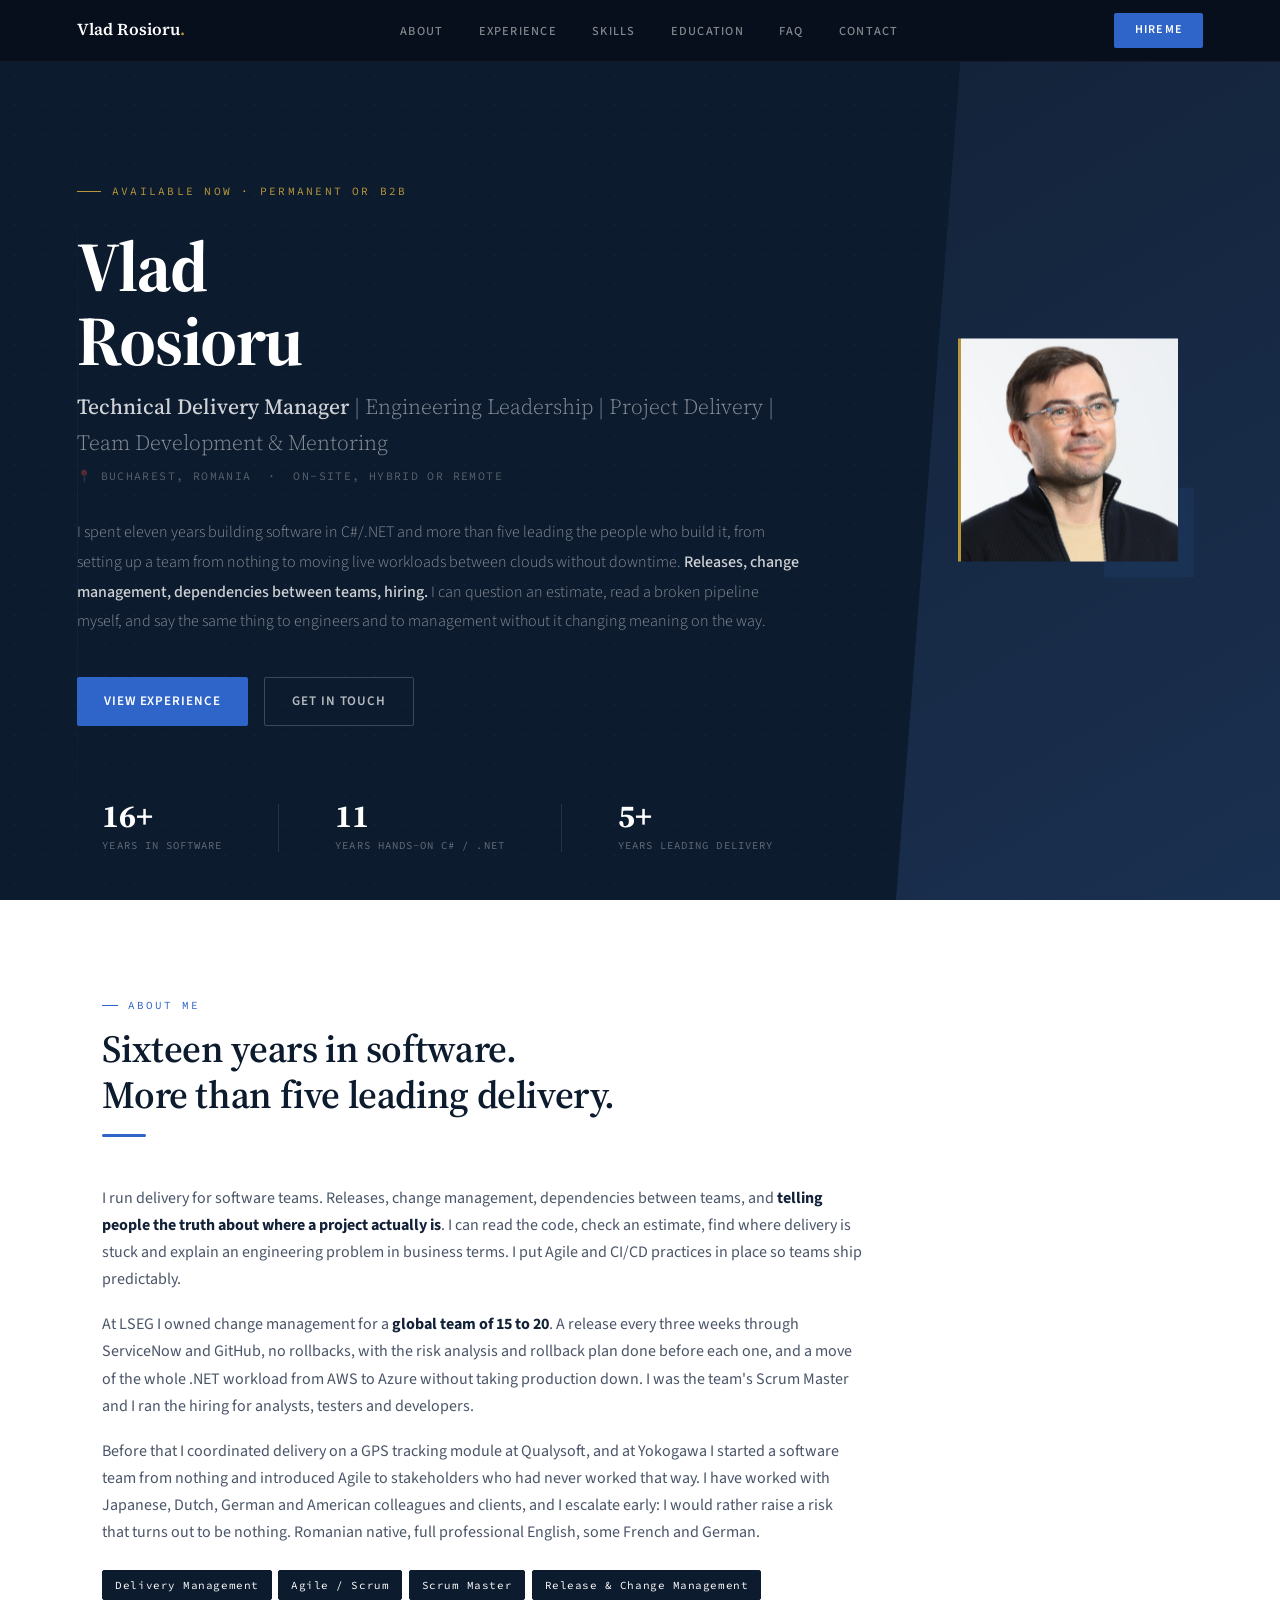
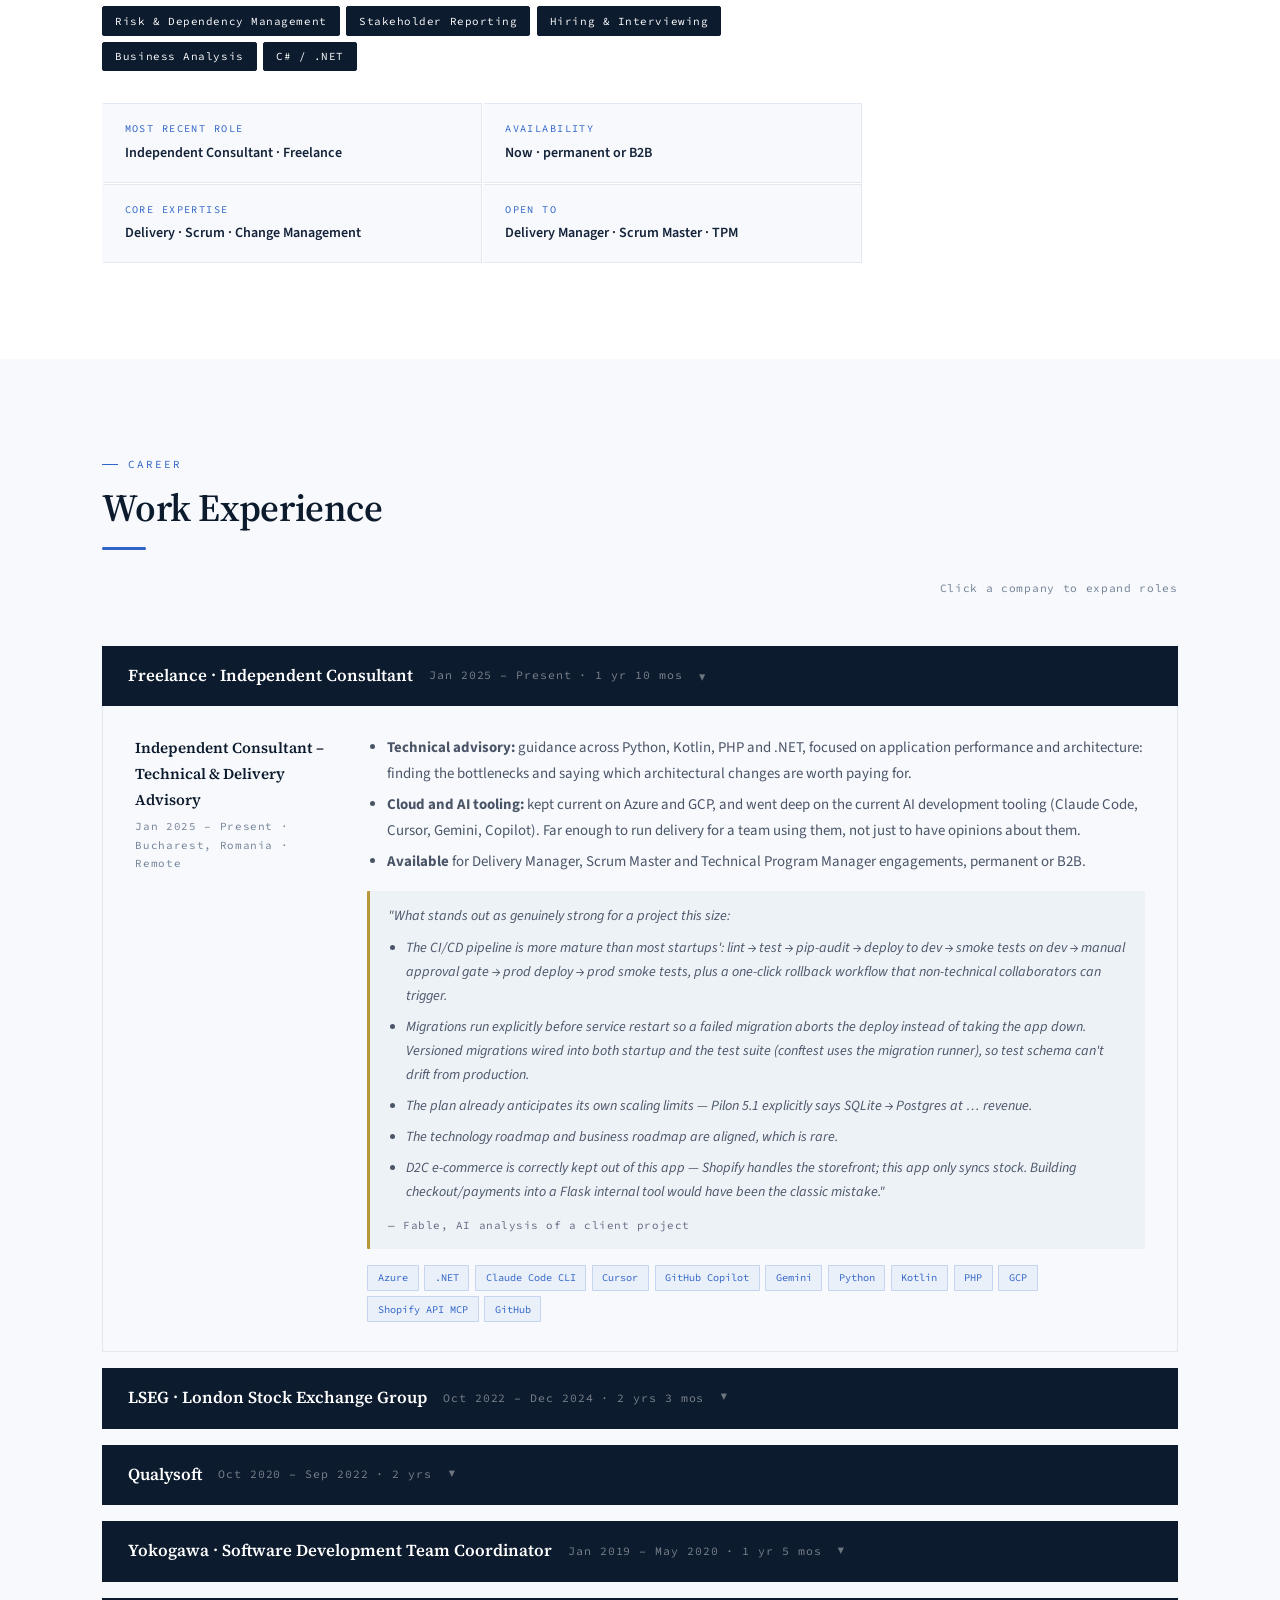
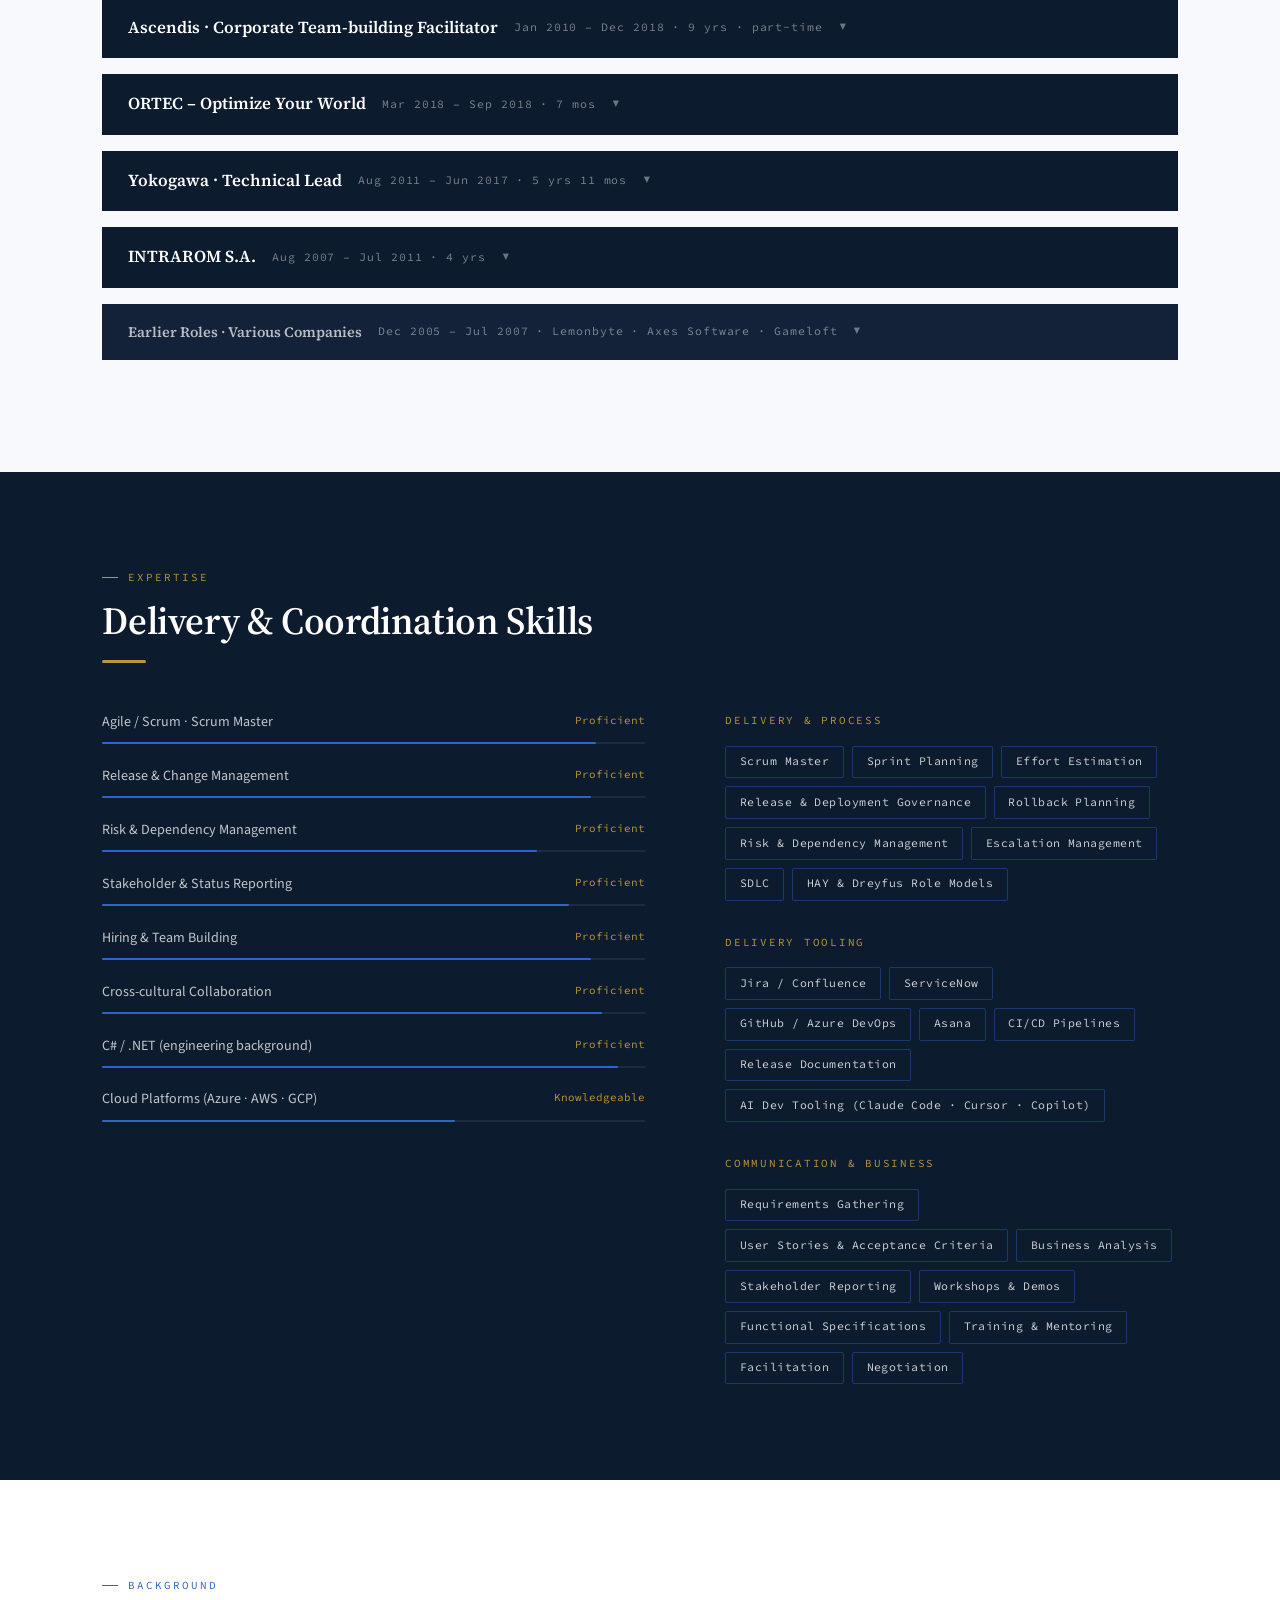
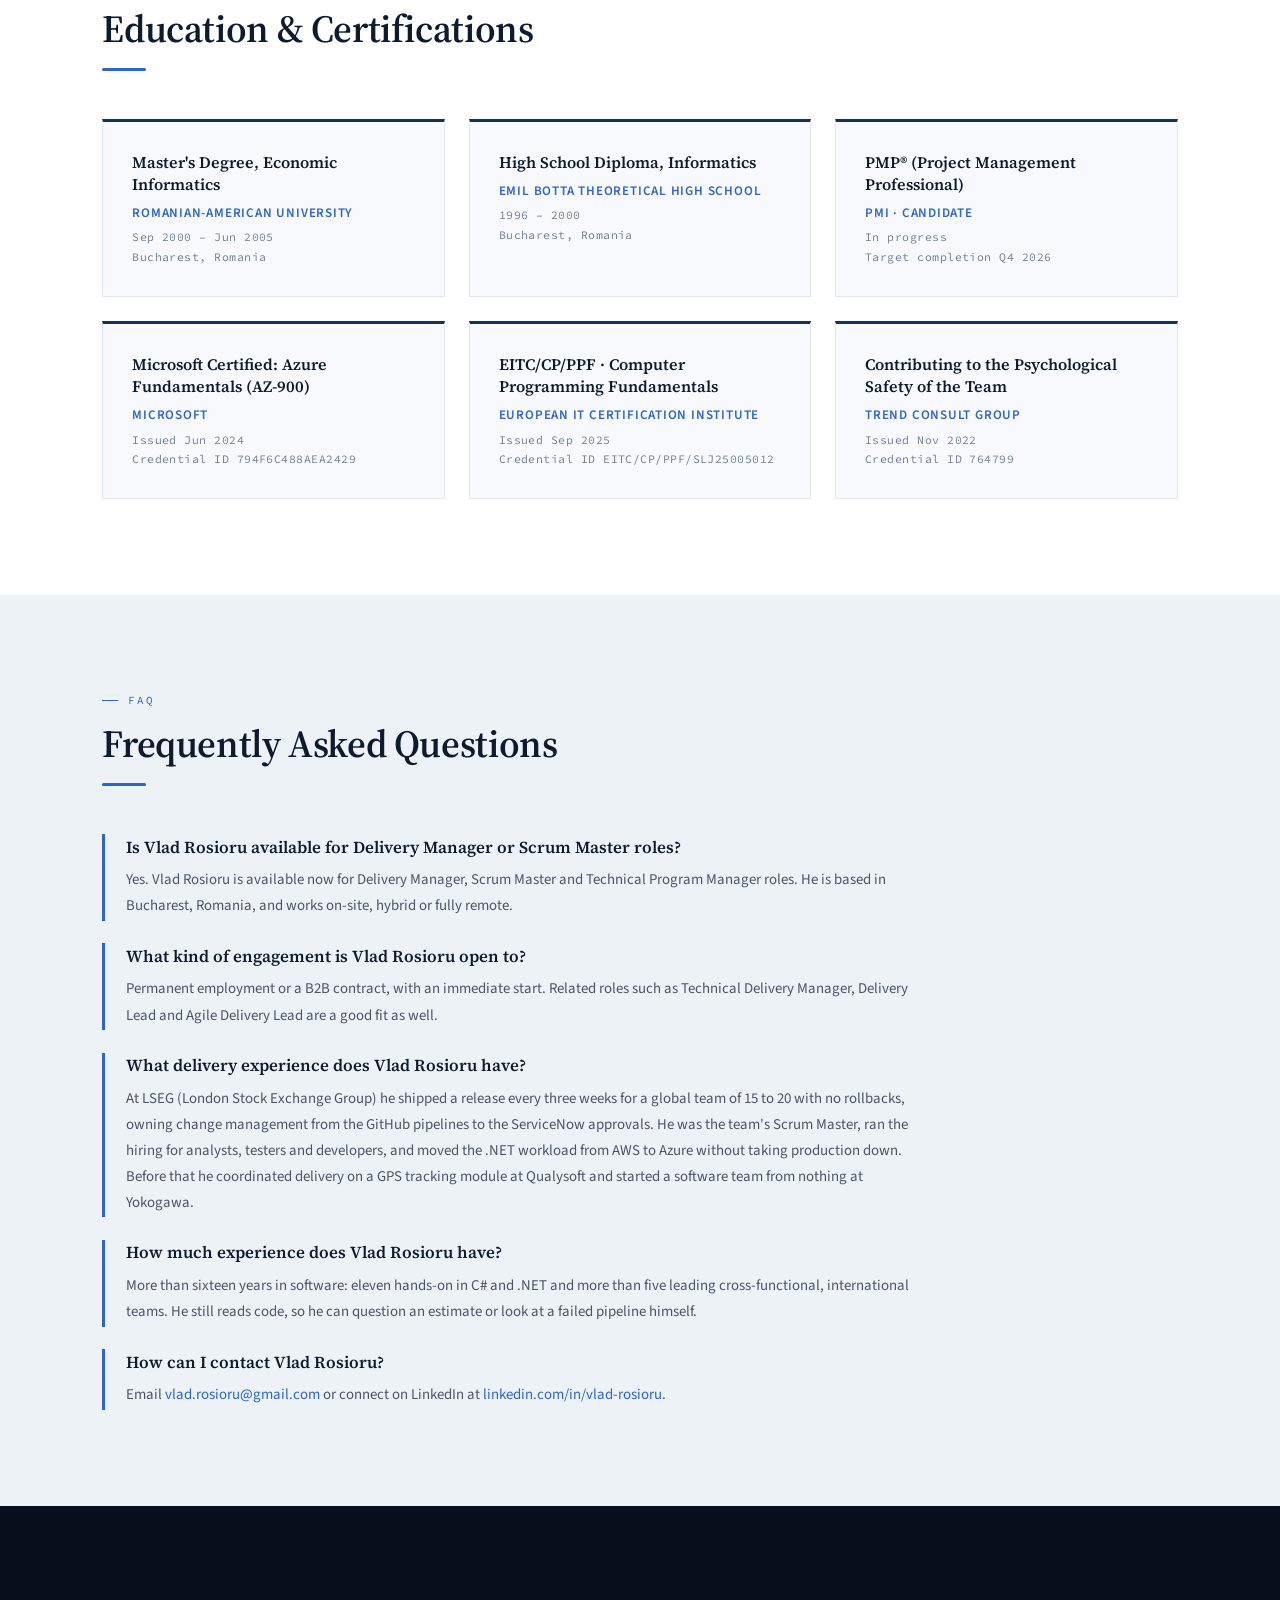
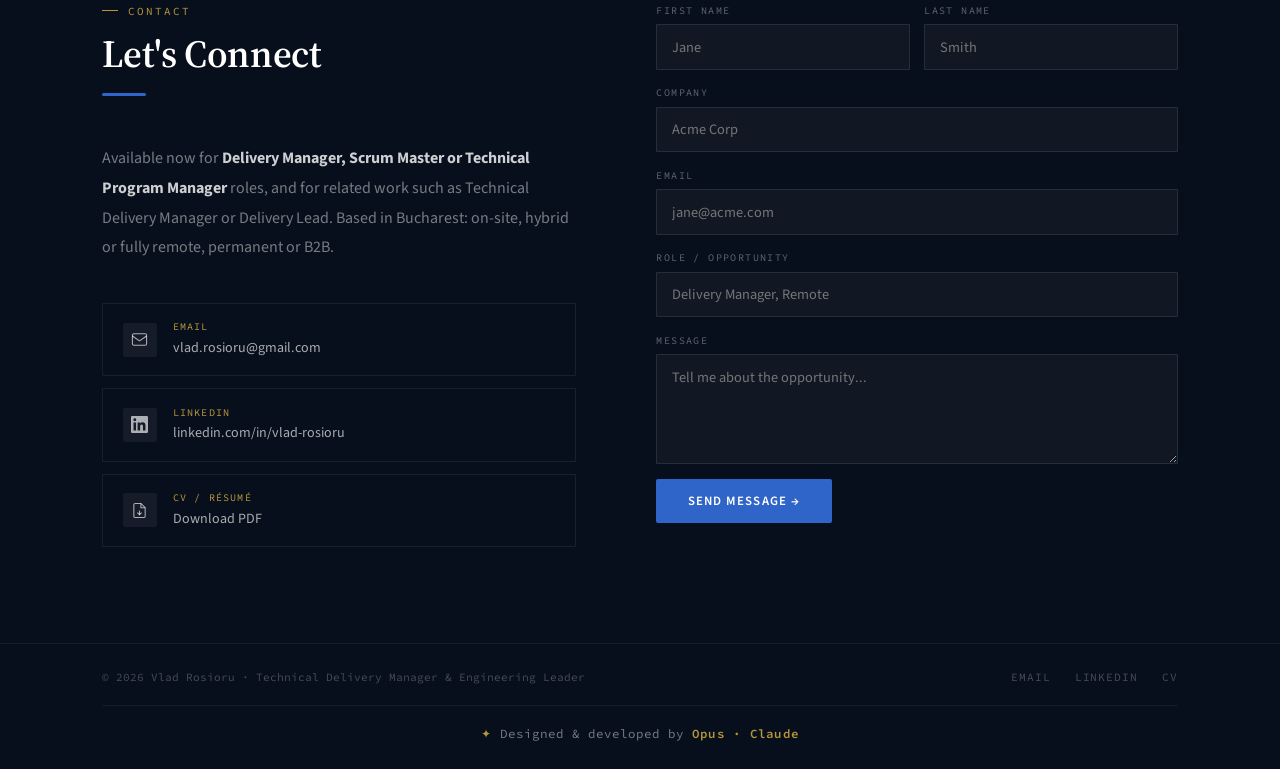
<file: index.html>
<!DOCTYPE html>
<html lang="en">
<head>
<meta charset="UTF-8">
<meta name="viewport" content="width=device-width, initial-scale=1.0">
<meta name="google-site-verification" content="SoT0CuVlAngjZtBasiisOE84F9PxQ7gvG8Fqp3XSae0" />
<title>Vlad Rosioru — Technical Delivery Manager &amp; Engineering Leader | Bucharest, Romania</title>

<!-- Primary SEO meta -->
<meta name="description" content="Vlad Rosioru, Technical Delivery Manager and engineering leader in Bucharest, Romania. 16+ years in software, 5+ leading delivery. Available now: on-site, hybrid or remote, permanent or B2B.">
<meta name="keywords" content="Vlad Rosioru, Delivery Manager, Technical Delivery Manager, Delivery Lead, Scrum Master, Agile Delivery Lead, Technical Program Manager, Release Management, Change Management, Agile, Scrum, ServiceNow, Jira, Azure DevOps, .NET, C#, Azure, LSEG, Bucharest, Romania, remote, B2B">
<meta name="author" content="Vlad Rosioru">
<meta name="robots" content="index, follow, max-image-preview:large, max-snippet:-1, max-video-preview:-1">
<meta name="theme-color" content="#0d1b2e">
<link rel="canonical" href="https://vladrosioru.github.io/">
<link rel="icon" type="image/svg+xml" href="data:image/svg+xml,%3Csvg%20xmlns='http://www.w3.org/2000/svg'%20viewBox='0%200%20100%20100'%3E%3Crect%20width='100'%20height='100'%20fill='%230d1b2e'/%3E%3Ctext%20x='50'%20y='58'%20font-family='Georgia,serif'%20font-size='30'%20font-weight='700'%20fill='%23b8973a'%20text-anchor='middle'%3EVR%3C/text%3E%3C/svg%3E">

<!-- Open Graph / Facebook / LinkedIn -->
<meta property="og:type" content="profile">
<meta property="og:title" content="Vlad Rosioru — Technical Delivery Manager &amp; Engineering Leader">
<meta property="og:description" content="16+ years in software: 11 hands-on in C#/.NET, 5+ leading the people who build it. Releases, change management, dependencies between teams. Available now, Bucharest or remote.">
<meta property="og:url" content="https://vladrosioru.github.io/">
<meta property="og:image" content="https://vladrosioru.github.io/og-image.png?v=4">
<meta property="og:image:alt" content="Vlad Rosioru — Technical Delivery Manager &amp; Engineering Leader">
<meta property="og:image:width" content="1200">
<meta property="og:image:height" content="630">
<meta property="og:site_name" content="Vlad Rosioru">
<meta property="og:locale" content="en_US">
<meta property="profile:first_name" content="Vlad">
<meta property="profile:last_name" content="Rosioru">

<!-- Twitter Card -->
<meta name="twitter:card" content="summary_large_image">
<meta name="twitter:title" content="Vlad Rosioru — Technical Delivery Manager &amp; Engineering Leader">
<meta name="twitter:description" content="Technical Delivery Manager and engineering leader, ex-LSEG. 16+ years in software, 5+ leading the people who build it. Available now, Bucharest or remote.">
<meta name="twitter:image" content="https://vladrosioru.github.io/og-image.png?v=4">
<meta name="twitter:image:alt" content="Vlad Rosioru — Technical Delivery Manager &amp; Engineering Leader">

<!-- Structured data: Person + ProfilePage (Google rich results & AI / GEO engines) -->
<script type="application/ld+json">
{
  "@context": "https://schema.org",
  "@type": "ProfilePage",
  "dateModified": "2026-10-20T00:00:00Z",
  "mainEntity": {
    "@type": "Person",
    "@id": "https://vladrosioru.github.io/#person",
    "name": "Vlad Rosioru",
    "givenName": "Vlad",
    "familyName": "Rosioru",
    "jobTitle": [
      "Delivery Manager",
      "Scrum Master",
      "Technical Program Manager",
      "Technical Delivery Manager",
      "Delivery Lead"
    ],
    "description": "Technical Delivery Manager and engineering leader with more than sixteen years in software: eleven hands-on in C#/.NET and more than five leading cross-functional, international teams. Releases, change management, dependencies between teams, stakeholder alignment and honest status reporting. At LSEG he shipped a release every three weeks for a global team of 15 to 20 with no rollbacks.",
    "hasOccupation": {
      "@type": "Occupation",
      "name": "Delivery Manager",
      "occupationLocation": {
        "@type": "City",
        "name": "Bucharest, Romania"
      },
      "skills": "Delivery management, Agile and Scrum (Scrum Master), release and change management, release governance and rollback planning, risk and dependency management, stakeholder reporting, planning and effort estimation, requirements and user stories, hiring and interviewing, training and mentoring, ServiceNow, Jira, Confluence, Azure DevOps, GitHub, CI/CD, C# / .NET"
    },
    "url": "https://vladrosioru.github.io/",
    "image": "https://vladrosioru.github.io/images/vlad-rosioru.jpg",
    "email": "mailto:vlad.rosioru@gmail.com",
    "address": {
      "@type": "PostalAddress",
      "addressLocality": "Bucharest",
      "addressCountry": "Romania"
    },
    "alumniOf": {
      "@type": "CollegeOrUniversity",
      "name": "Romanian-American University"
    },
    "worksFor": {
      "@type": "Organization",
      "name": "Freelance (Independent Consultant, Technical & Delivery Advisory)"
    },
    "seeks": {
      "@type": "Demand",
      "name": "Delivery Manager, Scrum Master and Technical Program Manager roles, including Technical Delivery Manager and Delivery Lead. Bucharest on-site, hybrid or fully remote; permanent or B2B; immediate start."
    },
    "knowsAbout": [
      "Delivery Management",
      "Agile / Scrum",
      "Scrum Master",
      "Release Management",
      "Change Management",
      "Risk & Dependency Management",
      "Stakeholder Management",
      "Effort Estimation",
      "Business Analysis",
      "Hiring & Interviewing",
      "Training & Mentoring",
      "Negotiation",
      "ServiceNow",
      "Jira",
      "Azure DevOps",
      "CI/CD",
      "C# / .NET",
      "Python",
      "Microsoft Azure",
      "AWS",
      "Google Cloud Platform"
    ],
    "knowsLanguage": ["Romanian", "English", "French", "German"],
    "sameAs": [
      "https://www.linkedin.com/in/vlad-rosioru"
    ]
  }
}
</script>

<!-- FAQ structured data: hire-intent Q&A for AI answer engines (GEO) & search -->
<script type="application/ld+json">
{
  "@context": "https://schema.org",
  "@type": "FAQPage",
  "mainEntity": [
    {
      "@type": "Question",
      "name": "Is Vlad Rosioru available for Delivery Manager or Scrum Master roles?",
      "acceptedAnswer": {
        "@type": "Answer",
        "text": "Yes. Vlad Rosioru is available now for Delivery Manager, Scrum Master and Technical Program Manager roles. He is based in Bucharest, Romania, and works on-site, hybrid or fully remote."
      }
    },
    {
      "@type": "Question",
      "name": "What kind of engagement is Vlad Rosioru open to?",
      "acceptedAnswer": {
        "@type": "Answer",
        "text": "Permanent employment or a B2B contract, with an immediate start. Related roles such as Technical Delivery Manager, Delivery Lead and Agile Delivery Lead are a good fit as well."
      }
    },
    {
      "@type": "Question",
      "name": "What delivery experience does Vlad Rosioru have?",
      "acceptedAnswer": {
        "@type": "Answer",
        "text": "At LSEG (London Stock Exchange Group) he shipped a release every three weeks for a global team of 15 to 20 with no rollbacks, owning change management from the GitHub pipelines to the ServiceNow approvals. He was the team's Scrum Master, ran the hiring for analysts, testers and developers, and moved the .NET workload from AWS to Azure without taking production down. Before that he coordinated delivery on a GPS tracking module at Qualysoft and started a software team from nothing at Yokogawa."
      }
    },
    {
      "@type": "Question",
      "name": "How much experience does Vlad Rosioru have?",
      "acceptedAnswer": {
        "@type": "Answer",
        "text": "More than sixteen years in software: eleven hands-on in C# and .NET and more than five leading cross-functional, international teams. He still reads code, so he can question an estimate or look at a failed pipeline himself."
      }
    },
    {
      "@type": "Question",
      "name": "How can I contact Vlad Rosioru?",
      "acceptedAnswer": {
        "@type": "Answer",
        "text": "Email vlad.rosioru@gmail.com or connect on LinkedIn at linkedin.com/in/vlad-rosioru."
      }
    }
  ]
}
</script>

<!-- WebSite structured data -->
<script type="application/ld+json">
{
  "@context": "https://schema.org",
  "@type": "WebSite",
  "url": "https://vladrosioru.github.io/",
  "name": "Vlad Rosioru",
  "about": { "@id": "https://vladrosioru.github.io/#person" },
  "inLanguage": "en"
}
</script>

<link rel="preconnect" href="https://fonts.googleapis.com">
<link rel="preconnect" href="https://fonts.gstatic.com" crossorigin>
<link rel="preload" as="style" href="https://fonts.googleapis.com/css2?family=Source+Serif+4:ital,wght@0,300;0,400;0,600;0,700;1,300&family=Source+Sans+3:wght@300;400;500;600&family=Source+Code+Pro:wght@400;500&display=swap">
<link href="https://fonts.googleapis.com/css2?family=Source+Serif+4:ital,wght@0,300;0,400;0,600;0,700;1,300&family=Source+Sans+3:wght@300;400;500;600&family=Source+Code+Pro:wght@400;500&display=swap" rel="stylesheet" media="print" onload="this.media='all'">
<noscript><link href="https://fonts.googleapis.com/css2?family=Source+Serif+4:ital,wght@0,300;0,400;0,600;0,700;1,300&family=Source+Sans+3:wght@300;400;500;600&family=Source+Code+Pro:wght@400;500&display=swap" rel="stylesheet"></noscript>
<link rel="stylesheet" href="css/styles.css">
</head>
<body>

<!-- NAV -->
<nav>
  <a href="#hero" class="nav-brand">Vlad Rosioru<span>.</span></a>
  <ul class="nav-links">
    <li><a href="#about">About</a></li>
    <li><a href="#experience">Experience</a></li>
    <li><a href="#skills">Skills</a></li>
    <li><a href="#education">Education</a></li>
    <li><a href="#faq">FAQ</a></li>
    <li><a href="#contact">Contact</a></li>
  </ul>
  <a href="mailto:vlad.rosioru@gmail.com" class="nav-cta">Hire Me</a>
</nav>

<!-- HERO -->
<section id="hero">
  <div class="hero-dots"></div>
  <div class="hero-geo"></div>
  <div class="hero-line"></div>
  <div class="hero-text">
    <div class="hero-tag">Available now · Permanent or B2B</div>
    <h1 class="hero-name">Vlad<br>Rosioru</h1>
    <div class="hero-title"><strong>Technical Delivery Manager</strong> | Engineering Leadership | Project Delivery | Team Development &amp; Mentoring</div>
    <div class="hero-loc">📍 Bucharest, Romania &nbsp;·&nbsp; On-site, hybrid or remote</div>
    <p class="hero-desc">I spent eleven years building software in C#/.NET and more than five leading the people who build it, from setting up a team from nothing to moving live workloads between clouds without downtime. <strong>Releases, change management, dependencies between teams, hiring.</strong> I can question an estimate, read a broken pipeline myself, and say the same thing to engineers and to management without it changing meaning on the way.</p>
    <div class="hero-actions">
      <a href="#experience" class="btn btn-primary">View Experience</a>
      <a href="mailto:vlad.rosioru@gmail.com" class="btn btn-ghost">Get in Touch</a>
    </div>
  </div>
  <div class="hero-photo-wrap">
    <img src="images/vlad-rosioru.jpg" class="hero-photo" alt="Vlad Rosioru, Technical Delivery Manager and engineering leader based in Bucharest, Romania" width="420" height="560" loading="eager">
    <div class="hero-accent-box"></div>
  </div>
  <div class="hero-stats">
    <div class="stat">
      <div class="stat-num" id="stat-years">16+</div>
      <div class="stat-label">Years in Software</div>
    </div>
    <div class="stat-divider"></div>
    <div class="stat">
      <div class="stat-num">11</div>
      <div class="stat-label">Years Hands-on C# / .NET</div>
    </div>
    <div class="stat-divider"></div>
    <div class="stat">
      <div class="stat-num">5+</div>
      <div class="stat-label">Years Leading Delivery</div>
    </div>
  </div>
</section>

<!-- ABOUT -->
<section id="about">
  <div class="about-grid">
    <div>
      <div class="sec-tag reveal">About Me</div>
      <h2 class="reveal">Sixteen years in software.<br>More than five leading delivery.</h2>
      <div class="sec-rule reveal"></div>
      <div class="about-text">
        <p class="reveal d1">I run delivery for software teams. Releases, change management, dependencies between teams, and <strong>telling people the truth about where a project actually is</strong>. I can read the code, check an estimate, find where delivery is stuck and explain an engineering problem in business terms. I put Agile and CI/CD practices in place so teams ship predictably.</p>
        <p class="reveal d2">At LSEG I owned change management for a <strong>global team of 15 to 20</strong>. A release every three weeks through ServiceNow and GitHub, no rollbacks, with the risk analysis and rollback plan done before each one, and a move of the whole .NET workload from AWS to Azure without taking production down. I was the team's Scrum Master and I ran the hiring for analysts, testers and developers.</p>
        <p class="reveal d3">Before that I coordinated delivery on a GPS tracking module at Qualysoft, and at Yokogawa I started a software team from nothing and introduced Agile to stakeholders who had never worked that way. I have worked with Japanese, Dutch, German and American colleagues and clients, and I escalate early: I would rather raise a risk that turns out to be nothing. Romanian native, full professional English, some French and German.</p>
        <div class="chips reveal d3">
          <span class="chip highlight">Delivery Management</span>
          <span class="chip highlight">Agile / Scrum</span>
          <span class="chip highlight">Scrum Master</span>
          <span class="chip highlight">Release &amp; Change Management</span>
          <span class="chip highlight">Risk &amp; Dependency Management</span>
          <span class="chip highlight">Stakeholder Reporting</span>
          <span class="chip highlight">Hiring &amp; Interviewing</span>
          <span class="chip highlight">Business Analysis</span>
          <span class="chip highlight">C# / .NET</span>
        </div>
      </div>
      <div class="about-meta reveal d4">
        <div class="meta-cell">
          <div class="meta-key">Most Recent Role</div>
          <div class="meta-val">Independent Consultant · Freelance</div>
        </div>
        <div class="meta-cell">
          <div class="meta-key">Availability</div>
          <div class="meta-val">Now · permanent or B2B</div>
        </div>
        <div class="meta-cell">
          <div class="meta-key">Core Expertise</div>
          <div class="meta-val">Delivery · Scrum · Change Management</div>
        </div>
        <div class="meta-cell">
          <div class="meta-key">Open To</div>
          <div class="meta-val" id="open-to-val">Delivery Manager · Scrum Master · TPM</div>
        </div>
      </div>
    </div>

  </div>
</section>

<!-- EXPERIENCE -->
<section id="experience">
  <div class="inner">
    <div class="exp-header reveal">
      <div>
        <div class="sec-tag">Career</div>
        <h2>Work Experience</h2>
        <div class="sec-rule"></div>
      </div>
      <div class="exp-note">Click a company to expand roles</div>
    </div>

    <div class="timeline">

      <!-- Freelance -->
      <div class="tl-group open reveal">
        <div class="tl-group-header" onclick="toggleGroup(this)">
          <div>
            <div class="tl-company">Freelance · Independent Consultant</div>
          </div>
          <div class="tl-tenure">Jan 2025 – Present · 1 yr 10 mos</div>
          <div class="tl-toggle">▲</div>
        </div>
        <div class="tl-roles">
          <div class="tl-role">
            <div class="tl-role-meta">
              <div class="tl-role-title">Independent Consultant – Technical &amp; Delivery Advisory</div>
              <div class="tl-role-period">Jan 2025 – Present · Bucharest, Romania · Remote</div>
            </div>
            <div class="tl-role-body">
              <div class="tl-role-desc">
                <ul>
                  <li><strong>Technical advisory:</strong> guidance across Python, Kotlin, PHP and .NET, focused on application performance and architecture: finding the bottlenecks and saying which architectural changes are worth paying for.</li>
                  <li><strong>Cloud and AI tooling:</strong> kept current on Azure and GCP, and went deep on the current AI development tooling (Claude Code, Cursor, Gemini, Copilot). Far enough to run delivery for a team using them, not just to have opinions about them.</li>
                  <li><strong>Available</strong> for Delivery Manager, Scrum Master and Technical Program Manager engagements, permanent or B2B.</li>
                </ul>
              </div>
              <blockquote class="tl-quote">
                <p>"What stands out as genuinely strong for a project this size:</p>
                <ul>
                  <li>The CI/CD pipeline is more mature than most startups': lint → test → pip-audit → deploy to dev → smoke tests on dev → manual approval gate → prod deploy → prod smoke tests, plus a one-click rollback workflow that non-technical collaborators can trigger.</li>
                  <li>Migrations run explicitly before service restart so a failed migration aborts the deploy instead of taking the app down. Versioned migrations wired into both startup and the test suite (conftest uses the migration runner), so test schema can't drift from production.</li>
                  <li>The plan already anticipates its own scaling limits — Pilon 5.1 explicitly says SQLite → Postgres at … revenue.</li>
                  <li>The technology roadmap and business roadmap are aligned, which is rare.</li>
                  <li>D2C e-commerce is correctly kept out of this app — Shopify handles the storefront; this app only syncs stock. Building checkout/payments into a Flask internal tool would have been the classic mistake."</li>
                </ul>
                <cite class="tl-quote-cite">— Fable, AI analysis of a client project</cite>
              </blockquote>
              <div class="tags">
                <span class="tag blue">Azure</span>
                <span class="tag blue">.NET</span>
                <span class="tag blue">Claude Code CLI</span>
                <span class="tag blue">Cursor</span>
                <span class="tag blue">GitHub Copilot</span>
                <span class="tag blue">Gemini</span>
                <span class="tag blue">Python</span>
                <span class="tag blue">Kotlin</span>
                <span class="tag blue">PHP</span>
                <span class="tag blue">GCP</span>
                <span class="tag blue">Shopify API MCP</span>
                <span class="tag blue">GitHub</span>
              </div>
            </div>
          </div>
        </div>
      </div>

      <!-- LSEG -->
      <div class="tl-group reveal">
        <div class="tl-group-header" onclick="toggleGroup(this)">
          <div>
            <div class="tl-company">LSEG · London Stock Exchange Group</div>
          </div>
          <div class="tl-tenure">Oct 2022 – Dec 2024 · 2 yrs 3 mos</div>
          <div class="tl-toggle">▼</div>
        </div>
        <div class="tl-roles">
          <div class="tl-role">
            <div class="tl-role-meta">
              <div class="tl-role-title">Software Development Coordinator (Delivery Manager &amp; Scrum Master)</div>
              <div class="tl-role-period">Oct 2022 – Dec 2024 · 2 yrs 3 mos · Bucharest, Romania</div>
            </div>
            <div class="tl-role-body">
              <div class="tl-role-desc">
                <strong>Delivery:</strong> Shipped a <strong>release every three weeks</strong> on the Scrum cadence for a global team of 15 to 20, with no rollbacks, owning change management and release governance from the release documentation through the GitHub pipelines to the ServiceNow approvals. Each release went through preparation, risk analysis, verification and a rollback plan before it shipped. Coordinated the move of the .NET workload from <strong>AWS to Azure</strong> without taking production down. Most of that job was aligning the teams and sequencing dependencies rather than the migration itself.<br><br>
                <strong>Team:</strong> I was the team's Scrum Master. I ran the ceremonies, tracked delivery dependencies, kept sprint delivery lined up with the global roadmap, and reported status to senior management without dressing it up. I also grew the local team, designing the interview structure and running the interviews for business analysts, testers and developers.<br><br>
                <strong>Engineering:</strong> Earlier in the role I led the local developers and built the <strong>ListAPI module</strong> of a Portfolio Management platform, shipped on time. Clean Architecture and CQRS. Cleared the technical blockers that were slowing the developers down. That hands-on work is what I still bring to delivery decisions.
              </div>
              <div class="tags">
                <span class="tag">ServiceNow</span>
                <span class="tag">Jira</span>
                <span class="tag">Asana</span>
                <span class="tag">Confluence</span>
                <span class="tag">GitHub</span>
                <span class="tag">Azure</span>
                <span class="tag">AWS</span>
                <span class="tag">.NET</span>
                <span class="tag">Scrum Master</span>
                <span class="tag">Change Management</span>
                <span class="tag blue">C#</span>
                <span class="tag blue">.NET Core</span>
                <span class="tag blue">PostgreSQL</span>
                <span class="tag blue">Docker</span>
                <span class="tag blue">Clean Architecture</span>
                <span class="tag blue">Microservices</span>
                <span class="tag blue">CQRS</span>
                <span class="tag">Team Coordination</span>
              </div>
            </div>
          </div>
        </div>
      </div>

      <!-- Qualysoft -->
      <div class="tl-group reveal">
        <div class="tl-group-header" onclick="toggleGroup(this)">
          <div>
            <div class="tl-company">Qualysoft</div>
          </div>
          <div class="tl-tenure">Oct 2020 – Sep 2022 · 2 yrs</div>
          <div class="tl-toggle">▼</div>
        </div>
        <div class="tl-roles">
          <div class="tl-role">
            <div class="tl-role-meta">
              <div class="tl-role-title">Software Developer – Delivery &amp; Implementation</div>
              <div class="tl-role-period">Oct 2020 – Sep 2022 · 2 yrs</div>
            </div>
            <div class="tl-role-body">
              <div class="tl-role-desc">Coordinated the implementation of one of the modules of a <strong>GPS tracking solution</strong>, and supported and guided the team on improving its development workflows and delivery processes.<br><br>Supported project planning and effort estimation, and worked with the team through the implementation problems until they were solved.</div>
              <div class="tags">
                <span class="tag blue">C#</span>
                <span class="tag blue">ASP.NET Web Forms</span>
                <span class="tag blue">MVC</span>
                <span class="tag blue">JavaScript</span>
                <span class="tag blue">SQL Server</span>
                <span class="tag blue">Entity Framework</span>
                <span class="tag blue">Reporting Services</span>
                <span class="tag blue">Git</span>
                <span class="tag">Team Coordination</span>
                <span class="tag">Estimation</span>
                <span class="tag">Planning</span>
              </div>
            </div>
          </div>
        </div>
      </div>

      <!-- Yokogawa Team Coordinator -->
      <div class="tl-group reveal">
        <div class="tl-group-header" onclick="toggleGroup(this)">
          <div>
            <div class="tl-company">Yokogawa · Software Development Team Coordinator</div>
          </div>
          <div class="tl-tenure">Jan 2019 – May 2020 · 1 yr 5 mos</div>
          <div class="tl-toggle">▼</div>
        </div>
        <div class="tl-roles">
          <div class="tl-role">
            <div class="tl-role-meta">
              <div class="tl-role-title">Software Development Team Coordinator</div>
              <div class="tl-role-period">Jan 2019 – May 2020 · 1 yr 5 mos</div>
            </div>
            <div class="tl-role-body">
              <div class="tl-role-desc">Started the software team <strong>from nothing</strong>: wrote the role profiles on the HAY and Dreyfus models, ran the hiring, set up Azure DevOps and the CI/CD pipelines.<br><br>Introduced Agile to stakeholders who had never worked that way, then standardised the requirements, user stories, delivery procedures and stakeholder communication so it would outlast me. Gathered requirements, wrote the user stories, ran sprint planning and reported status to stakeholders.<br><br>Mentored the team and onboarded new members through knowledge sharing and practical guidance.</div>
              <div class="tags">
                <span class="tag blue">C#</span>
                <span class="tag blue">ASP.NET MVC 5</span>
                <span class="tag blue">Entity Framework 6</span>
                <span class="tag blue">SQL Server</span>
                <span class="tag blue">MS Azure DevOps</span>
                <span class="tag blue">CI/CD</span>
                <span class="tag">Agile</span>
                <span class="tag">Team Coordination</span>
                <span class="tag">Leadership</span>
                <span class="tag">Mentoring</span>
                <span class="tag">Business Analysis</span>
              </div>
            </div>
          </div>
        </div>
      </div>

      <!-- Ascendis -->
      <div class="tl-group reveal">
        <div class="tl-group-header" onclick="toggleGroup(this)">
          <div>
            <div class="tl-company">Ascendis · Corporate Team-building Facilitator</div>
          </div>
          <div class="tl-tenure">Jan 2010 – Dec 2018 · 9 yrs · part-time</div>
          <div class="tl-toggle">▼</div>
        </div>
        <div class="tl-roles">
          <div class="tl-role">
            <div class="tl-role-meta">
              <div class="tl-role-title">Corporate Team-building Facilitator (part-time)</div>
              <div class="tl-role-period">Jan 2010 – Dec 2018 · 9 yrs · Bucharest, Romania</div>
            </div>
            <div class="tl-role-body">
              <div class="tl-role-desc">Ran team-building activities, professional events and conferences for corporate groups: designed the scenarios, set up the environment, guided people through the activities and led the debrief afterwards. Nine years of standing in front of a room and running a group, alongside my engineering jobs. It is the same muscle a retrospective uses, and it is where I learned communication, negotiation and group dynamics.</div>
              <div class="tags">
                <span class="tag">Facilitation</span>
                <span class="tag">Group Debriefing</span>
                <span class="tag">Event Delivery</span>
                <span class="tag">Negotiation</span>
                <span class="tag">Training</span>
                <span class="tag">Team Coordination</span>
              </div>
            </div>
          </div>
        </div>
      </div>

      <!-- ORTEC -->
      <div class="tl-group reveal">
        <div class="tl-group-header" onclick="toggleGroup(this)">
          <div>
            <div class="tl-company">ORTEC – Optimize Your World</div>
          </div>
          <div class="tl-tenure">Mar 2018 – Sep 2018 · 7 mos</div>
          <div class="tl-toggle">▼</div>
        </div>
        <div class="tl-roles">
          <div class="tl-role">
            <div class="tl-role-meta">
              <div class="tl-role-title">Software Engineer</div>
              <div class="tl-role-period">Mar 2018 – Sep 2018</div>
            </div>
            <div class="tl-role-body">
              <div class="tl-role-desc">Maintained and extended a C#/ASP.NET integration sitting on top of <strong>Exact Synergy</strong>, and wrote the functional specifications for what existed and what was planned.</div>
              <div class="tags">
                <span class="tag blue">C#</span>
                <span class="tag blue">ASP.NET Web Forms</span>
                <span class="tag blue">Exact Synergy</span>
                <span class="tag">Functional Specifications</span>
              </div>
            </div>
          </div>
        </div>
      </div>

      <!-- Yokogawa Lead Dev -->
      <div class="tl-group reveal">
        <div class="tl-group-header" onclick="toggleGroup(this)">
          <div>
            <div class="tl-company">Yokogawa · Technical Lead</div>
          </div>
          <div class="tl-tenure">Aug 2011 – Jun 2017 · 5 yrs 11 mos</div>
          <div class="tl-toggle">▼</div>
        </div>
        <div class="tl-roles">
          <div class="tl-role">
            <div class="tl-role-meta">
              <div class="tl-role-title">Technical Lead – Automation Engineering Platforms</div>
              <div class="tl-role-period">Aug 2011 – Jun 2017 · 5 yrs 11 mos</div>
            </div>
            <div class="tl-role-body">
              <div class="tl-role-desc">Combined technical leadership with business analysis, cross-company requirements and stakeholder work for industrial automation solutions. Agreed cross-company interoperability and data-transfer standards with <strong>Siemens, WAGO, ABB and Evonik</strong>. The target was cutting the effort to migrate an industrial automation project between platforms by 80%. Did the business analysis with Evonik, WAGO and ABB, and travelled to Japan, the Netherlands and Germany for the analysis meetings and the presentations.<br><br>Ran Yokogawa's technical booth and workshops at the <strong>NAMUR Global Assembly 2016</strong>, in front of more than 500 attendees, demonstrating live data transfer between Yokogawa, Evonik and WAGO systems against the NE148 and NE150 recommendations. Built the NAMUR Modular Production prototype (NE148, MTP) and integrated it into Yokogawa's Centum VP control system, and later co-developed a digital platform for project delivery inside Yokogawa.<br><br>Built the logging, validation and reporting tools on Yokogawa ADSuite that took the manual work out of change tracking. Ran code reviews and sprint estimation, wrote the QA procedures, supported planning, mentored the engineers and interviewed developers for the team.</div>
              <div class="tags">
                <span class="tag blue">C#</span>
                <span class="tag blue">ASP.NET MVC</span>
                <span class="tag blue">WCF</span>
                <span class="tag blue">Entity Framework</span>
                <span class="tag blue">SQL Server</span>
                <span class="tag blue">Telerik / Kendo UI</span>
                <span class="tag">NAMUR</span>
                <span class="tag">Centum VP</span>
                <span class="tag">Business Analysis</span>
                <span class="tag">Stakeholder Management</span>
                <span class="tag">Mentoring</span>
              </div>
            </div>
          </div>
        </div>
      </div>

      <!-- Intrarom -->
      <div class="tl-group reveal">
        <div class="tl-group-header" onclick="toggleGroup(this)">
          <div>
            <div class="tl-company">INTRAROM S.A.</div>
          </div>
          <div class="tl-tenure">Aug 2007 – Jul 2011 · 4 yrs</div>
          <div class="tl-toggle">▼</div>
        </div>
        <div class="tl-roles">
          <div class="tl-role">
            <div class="tl-role-meta">
              <div class="tl-role-title">Software Developer – Business Analysis &amp; Project Coordination</div>
              <div class="tl-role-period">Aug 2007 – Jul 2011 · 4 yrs · Bucharest, Romania</div>
            </div>
            <div class="tl-role-body">
              <div class="tl-role-desc">Worked on the business-flow analysis, requirements, planning and delivery of enterprise applications, across implementation, documentation and coordination with the stakeholders.<br><br><strong>Railway ticketing:</strong> large-scale Windows Mobile application for the national railway company (Compact Framework, CAB, Entity Framework).<br><br><strong>Internal production systems:</strong> BOM management, barcode labelling and defect tracking; SharePoint intranet with Active Directory synchronisation.<br><br><strong>Accounting software (2010, for CIEL Romania):</strong> accounting modules on MVP architecture, with business-flow analysis driving the UI design.</div>
              <div class="tags">
                <span class="tag blue">C#</span>
                <span class="tag blue">.NET Compact Framework</span>
                <span class="tag blue">ASP.NET Web Forms</span>
                <span class="tag blue">Windows Forms</span>
                <span class="tag blue">MVP</span>
                <span class="tag blue">Entity Framework</span>
                <span class="tag blue">LINQ to SQL</span>
                <span class="tag blue">SQL Server</span>
                <span class="tag blue">SharePoint</span>
                <span class="tag blue">Windows Mobile</span>
                <span class="tag">Business Analysis</span>
                <span class="tag">Project Coordination</span>
              </div>
            </div>
          </div>
        </div>
      </div>

      <!-- Earlier -->
      <div class="tl-group reveal">
        <div class="tl-group-header" onclick="toggleGroup(this)" style="background:var(--navy-800);">
          <div>
            <div class="tl-company" style="font-size:0.9rem; opacity:0.7;">Earlier Roles · Various Companies</div>
          </div>
          <div class="tl-tenure">Dec 2005 – Jul 2007 · Lemonbyte · Axes Software · Gameloft</div>
          <div class="tl-toggle">▼</div>
        </div>
        <div class="tl-roles">
          <div class="tl-role">
            <div class="tl-role-meta">
              <div class="tl-role-title">Lemonbyte (outsourced to PNMsoft)</div>
              <div class="tl-role-period">Software Developer · Mar 2007 – Jul 2007</div>
            </div>
            <div class="tl-role-body">
              <div class="tl-role-desc">Developed a BPM (Business Process Management) application: migrated platform modules from ASP/VB to C#/ASP.NET, built the Windows Workflow Foundation transformation engine and worked on the interface design.</div>
              <div class="tags">
                <span class="tag blue">C#</span>
                <span class="tag blue">ASP.NET Web Forms</span>
                <span class="tag blue">Windows Workflow Foundation</span>
                <span class="tag blue">BPM</span>
              </div>
            </div>
          </div>
          <div class="tl-role">
            <div class="tl-role-meta">
              <div class="tl-role-title">Axes Software</div>
              <div class="tl-role-period">Software Developer · Nov 2006 – Feb 2007</div>
            </div>
            <div class="tl-role-body">
              <div class="tl-role-desc">Designed and built a reporting tool on Reporting Services 2005, developed modules of a WMS (Warehouse Management System) application, and set up a wireless LAN on Symbol Technologies equipment.</div>
              <div class="tags">
                <span class="tag blue">C#</span>
                <span class="tag blue">Windows Forms</span>
                <span class="tag blue">Reporting Services</span>
                <span class="tag blue">SQL Server</span>
              </div>
            </div>
          </div>
          <div class="tl-role">
            <div class="tl-role-meta">
              <div class="tl-role-title">Gameloft</div>
              <div class="tl-role-period">Software Developer · Dec 2005 – Oct 2006</div>
            </div>
            <div class="tl-role-body">
              <div class="tl-role-desc">Tested mobile game titles, reported bugs and wrote technical documentation across multiple published products.</div>
              <div class="tags">
                <span class="tag">Manual Testing</span>
                <span class="tag">Bug Reporting</span>
                <span class="tag">Technical Documentation</span>
              </div>
            </div>
          </div>
        </div>
      </div>
    </div>
  </div>
</section>

<!-- SKILLS -->
<section id="skills">
  <div class="sec-tag reveal">Expertise</div>
  <h2 class="reveal">Delivery &amp; Coordination Skills</h2>
  <div class="sec-rule reveal"></div>
  <div class="skills-layout">
    <div class="skills-bars reveal">
      <div class="s-row">
        <div class="s-top"><span>Agile / Scrum · Scrum Master</span><span>Proficient</span></div>
        <div class="s-bar"><div class="s-fill" style="--w:91%"></div></div>
      </div>
      <div class="s-row">
        <div class="s-top"><span>Release &amp; Change Management</span><span>Proficient</span></div>
        <div class="s-bar"><div class="s-fill" style="--w:90%"></div></div>
      </div>
      <div class="s-row">
        <div class="s-top"><span>Risk &amp; Dependency Management</span><span>Proficient</span></div>
        <div class="s-bar"><div class="s-fill" style="--w:80%"></div></div>
      </div>
      <div class="s-row">
        <div class="s-top"><span>Stakeholder &amp; Status Reporting</span><span>Proficient</span></div>
        <div class="s-bar"><div class="s-fill" style="--w:86%"></div></div>
      </div>
      <div class="s-row">
        <div class="s-top"><span>Hiring &amp; Team Building</span><span>Proficient</span></div>
        <div class="s-bar"><div class="s-fill" style="--w:90%"></div></div>
      </div>
      <div class="s-row">
        <div class="s-top"><span>Cross-cultural Collaboration</span><span>Proficient</span></div>
        <div class="s-bar"><div class="s-fill" style="--w:92%"></div></div>
      </div>
      <div class="s-row">
        <div class="s-top"><span>C# / .NET (engineering background)</span><span>Proficient</span></div>
        <div class="s-bar"><div class="s-fill" style="--w:95%"></div></div>
      </div>
      <div class="s-row">
        <div class="s-top"><span>Cloud Platforms (Azure · AWS · GCP)</span><span>Knowledgeable</span></div>
        <div class="s-bar"><div class="s-fill" style="--w:65%"></div></div>
      </div>
    </div>
    <div class="skills-right reveal d2">
      <div>
        <div class="skills-group-title">Delivery &amp; Process</div>
        <div class="skills-pill-group">
          <span class="s-pill pro">Scrum Master</span>
          <span class="s-pill pro">Sprint Planning</span>
          <span class="s-pill pro">Effort Estimation</span>
          <span class="s-pill pro">Release &amp; Deployment Governance</span>
          <span class="s-pill pro">Rollback Planning</span>
          <span class="s-pill pro">Risk &amp; Dependency Management</span>
          <span class="s-pill pro">Escalation Management</span>
          <span class="s-pill pro">SDLC</span>
          <span class="s-pill pro">HAY &amp; Dreyfus Role Models</span>
        </div>
      </div>
      <div>
        <div class="skills-group-title">Delivery Tooling</div>
        <div class="skills-pill-group">
          <span class="s-pill pro">Jira / Confluence</span>
          <span class="s-pill pro">ServiceNow</span>
          <span class="s-pill pro">GitHub / Azure DevOps</span>
          <span class="s-pill pro">Asana</span>
          <span class="s-pill pro">CI/CD Pipelines</span>
          <span class="s-pill pro">Release Documentation</span>
          <span class="s-pill pro">AI Dev Tooling (Claude Code · Cursor · Copilot)</span>
        </div>
      </div>
      <div>
        <div class="skills-group-title">Communication &amp; Business</div>
        <div class="skills-pill-group">
          <span class="s-pill pro">Requirements Gathering</span>
          <span class="s-pill pro">User Stories &amp; Acceptance Criteria</span>
          <span class="s-pill pro">Business Analysis</span>
          <span class="s-pill pro">Stakeholder Reporting</span>
          <span class="s-pill pro">Workshops &amp; Demos</span>
          <span class="s-pill pro">Functional Specifications</span>
          <span class="s-pill pro">Training &amp; Mentoring</span>
          <span class="s-pill pro">Facilitation</span>
          <span class="s-pill pro">Negotiation</span>
        </div>
      </div>
    </div>
  </div>
</section>

<!-- EDUCATION -->
<section id="education">
  <div class="sec-tag reveal">Background</div>
  <h2 class="reveal">Education &amp; Certifications</h2>
  <div class="sec-rule reveal"></div>
  <div class="edu-grid">
    <div class="edu-card reveal">
      <div class="edu-degree">Master's Degree, Economic Informatics</div>
      <div class="edu-school">Romanian-American University</div>
      <div class="edu-detail">Sep 2000 – Jun 2005</div>
      <div class="edu-detail">Bucharest, Romania</div>
    </div>
    <div class="edu-card reveal d1">
      <div class="edu-degree">High School Diploma, Informatics</div>
      <div class="edu-school">Emil Botta Theoretical High School</div>
      <div class="edu-detail">1996 – 2000</div>
      <div class="edu-detail">Bucharest, Romania</div>
    </div>
    <div class="edu-card reveal d2">
      <div class="edu-degree">PMP® (Project Management Professional)</div>
      <div class="edu-school">PMI · Candidate</div>
      <div class="edu-detail">In progress</div>
      <div class="edu-detail">Target completion Q4 2026</div>
    </div>
    <div class="edu-card reveal">
      <div class="edu-degree">Microsoft Certified: Azure Fundamentals (AZ-900)</div>
      <div class="edu-school">Microsoft</div>
      <div class="edu-detail">Issued Jun 2024</div>
      <div class="edu-detail">Credential ID 794F6C488AEA2429</div>
    </div>
    <div class="edu-card reveal d1">
      <div class="edu-degree">EITC/CP/PPF · Computer Programming Fundamentals</div>
      <div class="edu-school">European IT Certification Institute</div>
      <div class="edu-detail">Issued Sep 2025</div>
      <div class="edu-detail">Credential ID EITC/CP/PPF/SLJ25005012</div>
    </div>
    <div class="edu-card reveal d2">
      <div class="edu-degree">Contributing to the Psychological Safety of the Team</div>
      <div class="edu-school">Trend Consult Group</div>
      <div class="edu-detail">Issued Nov 2022</div>
      <div class="edu-detail">Credential ID 764799</div>
    </div>
  </div>
</section>

<!-- FAQ -->
<section id="faq">
  <div class="sec-tag reveal">FAQ</div>
  <h2 class="reveal">Frequently Asked Questions</h2>
  <div class="sec-rule reveal"></div>
  <div class="faq-list">
    <div class="faq-item reveal">
      <div class="faq-q">Is Vlad Rosioru available for Delivery Manager or Scrum Master roles?</div>
      <p class="faq-a">Yes. Vlad Rosioru is available now for Delivery Manager, Scrum Master and Technical Program Manager roles. He is based in Bucharest, Romania, and works on-site, hybrid or fully remote.</p>
    </div>
    <div class="faq-item reveal d1">
      <div class="faq-q">What kind of engagement is Vlad Rosioru open to?</div>
      <p class="faq-a">Permanent employment or a B2B contract, with an immediate start. Related roles such as Technical Delivery Manager, Delivery Lead and Agile Delivery Lead are a good fit as well.</p>
    </div>
    <div class="faq-item reveal d2">
      <div class="faq-q">What delivery experience does Vlad Rosioru have?</div>
      <p class="faq-a">At LSEG (London Stock Exchange Group) he shipped a release every three weeks for a global team of 15 to 20 with no rollbacks, owning change management from the GitHub pipelines to the ServiceNow approvals. He was the team's Scrum Master, ran the hiring for analysts, testers and developers, and moved the .NET workload from AWS to Azure without taking production down. Before that he coordinated delivery on a GPS tracking module at Qualysoft and started a software team from nothing at Yokogawa.</p>
    </div>
    <div class="faq-item reveal d3">
      <div class="faq-q">How much experience does Vlad Rosioru have?</div>
      <p class="faq-a">More than sixteen years in software: eleven hands-on in C# and .NET and more than five leading cross-functional, international teams. He still reads code, so he can question an estimate or look at a failed pipeline himself.</p>
    </div>
    <div class="faq-item reveal d4">
      <div class="faq-q">How can I contact Vlad Rosioru?</div>
      <p class="faq-a">Email <a href="mailto:vlad.rosioru@gmail.com">vlad.rosioru@gmail.com</a> or connect on LinkedIn at <a href="https://www.linkedin.com/in/vlad-rosioru/" target="_blank" rel="noopener">linkedin.com/in/vlad-rosioru</a>.</p>
    </div>
  </div>
</section>

<!-- CONTACT -->
<section id="contact">
  <div class="contact-grid">
    <div>
      <div class="sec-tag reveal">Contact</div>
      <h2 class="reveal">Let's Connect</h2>
      <div class="sec-rule reveal"></div>
      <p class="contact-desc reveal">Available now for <strong style="color:rgba(255,255,255,0.8)">Delivery Manager, Scrum Master or Technical Program Manager</strong> roles, and for related work such as Technical Delivery Manager or Delivery Lead. Based in Bucharest: on-site, hybrid or fully remote, permanent or B2B.</p>
      <div class="c-links reveal d1">
        <a href="mailto:vlad.rosioru@gmail.com" class="c-link">
          <div class="c-icon"><svg width="17" height="17" viewBox="0 0 24 24" fill="none" stroke="currentColor" stroke-width="1.5"><rect x="2" y="4" width="20" height="16" rx="2"/><path d="m2 7 10 7 10-7"/></svg></div>
          <div><div class="c-txt-label">Email</div><div class="c-txt-val">vlad.rosioru@gmail.com</div></div>
        </a>
        <a href="https://www.linkedin.com/in/vlad-rosioru/" target="_blank" rel="noopener" class="c-link">
          <div class="c-icon"><svg width="17" height="17" viewBox="0 0 24 24" fill="currentColor"><path d="M20.447 20.452h-3.554v-5.569c0-1.328-.027-3.037-1.852-3.037-1.853 0-2.136 1.445-2.136 2.939v5.667H9.351V9h3.414v1.561h.046c.477-.9 1.637-1.85 3.37-1.85 3.601 0 4.267 2.37 4.267 5.455v6.286zM5.337 7.433c-1.144 0-2.063-.926-2.063-2.065 0-1.138.92-2.063 2.063-2.063 1.14 0 2.064.925 2.064 2.063 0 1.139-.925 2.065-2.064 2.065zm1.782 13.019H3.555V9h3.564v11.452zM22.225 0H1.771C.792 0 0 .774 0 1.729v20.542C0 23.227.792 24 1.771 24h20.451C23.2 24 24 23.227 24 22.271V1.729C24 .774 23.2 0 22.222 0h.003z"/></svg></div>
          <div><div class="c-txt-label">LinkedIn</div><div class="c-txt-val">linkedin.com/in/vlad-rosioru</div></div>
        </a>
        <a href="assets/Vlad_Rosioru_Resume.pdf" target="_blank" rel="noopener" class="c-link">
          <div class="c-icon"><svg width="17" height="17" viewBox="0 0 24 24" fill="none" stroke="currentColor" stroke-width="1.5"><path d="M14 2H6a2 2 0 0 0-2 2v16a2 2 0 0 0 2 2h12a2 2 0 0 0 2-2V8z"/><polyline points="14 2 14 8 20 8"/><line x1="12" y1="18" x2="12" y2="12"/><polyline points="9 15 12 18 15 15"/></svg></div>
          <div><div class="c-txt-label">CV / Résumé</div><div class="c-txt-val">Download PDF</div></div>
        </a>
      </div>
    </div>
    <div class="reveal d1">
      <form class="contact-form" onsubmit="handleSubmit(event)">
        <div class="f-row">
          <div class="f-group">
            <label class="f-label">First Name</label>
            <input type="text" id="cf-first" class="f-input" placeholder="Jane" required>
          </div>
          <div class="f-group">
            <label class="f-label">Last Name</label>
            <input type="text" id="cf-last" class="f-input" placeholder="Smith" required>
          </div>
        </div>
        <div class="f-group">
          <label class="f-label">Company</label>
          <input type="text" id="cf-company" class="f-input" placeholder="Acme Corp">
        </div>
        <div class="f-group">
          <label class="f-label">Email</label>
          <input type="email" id="cf-email" class="f-input" placeholder="jane@acme.com" required>
        </div>
        <div class="f-group">
          <label class="f-label">Role / Opportunity</label>
          <input type="text" id="cf-role" class="f-input" placeholder="Delivery Manager, Remote">
        </div>
        <div class="f-group">
          <label class="f-label">Message</label>
          <textarea id="cf-message" class="f-textarea" placeholder="Tell me about the opportunity..." required></textarea>
        </div>
        <div style="display:flex; align-items:center; gap:1rem; flex-wrap:wrap;">
          <button type="submit" class="f-submit">Send Message →</button>
          <div class="f-success" id="f-success" style="display:none">✓ Opening your email app…</div>
        </div>
      </form>
    </div>
  </div>
</section>

<!-- FOOTER -->
<footer>
  <div class="footer-main">
    <span class="footer-copy">© 2026 Vlad Rosioru · Technical Delivery Manager &amp; Engineering Leader</span>
    <div class="footer-links">
      <a href="mailto:vlad.rosioru@gmail.com">Email</a>
      <a href="https://www.linkedin.com/in/vlad-rosioru/" target="_blank">LinkedIn</a>
      <a href="assets/Vlad_Rosioru_Resume.pdf" target="_blank" rel="noopener">CV</a>
    </div>
  </div>
  <div class="footer-signature">Designed &amp; developed by <strong>Opus · Claude</strong></div>
</footer>

<script src="js/main.js"></script>
</body>
</html>
</file>
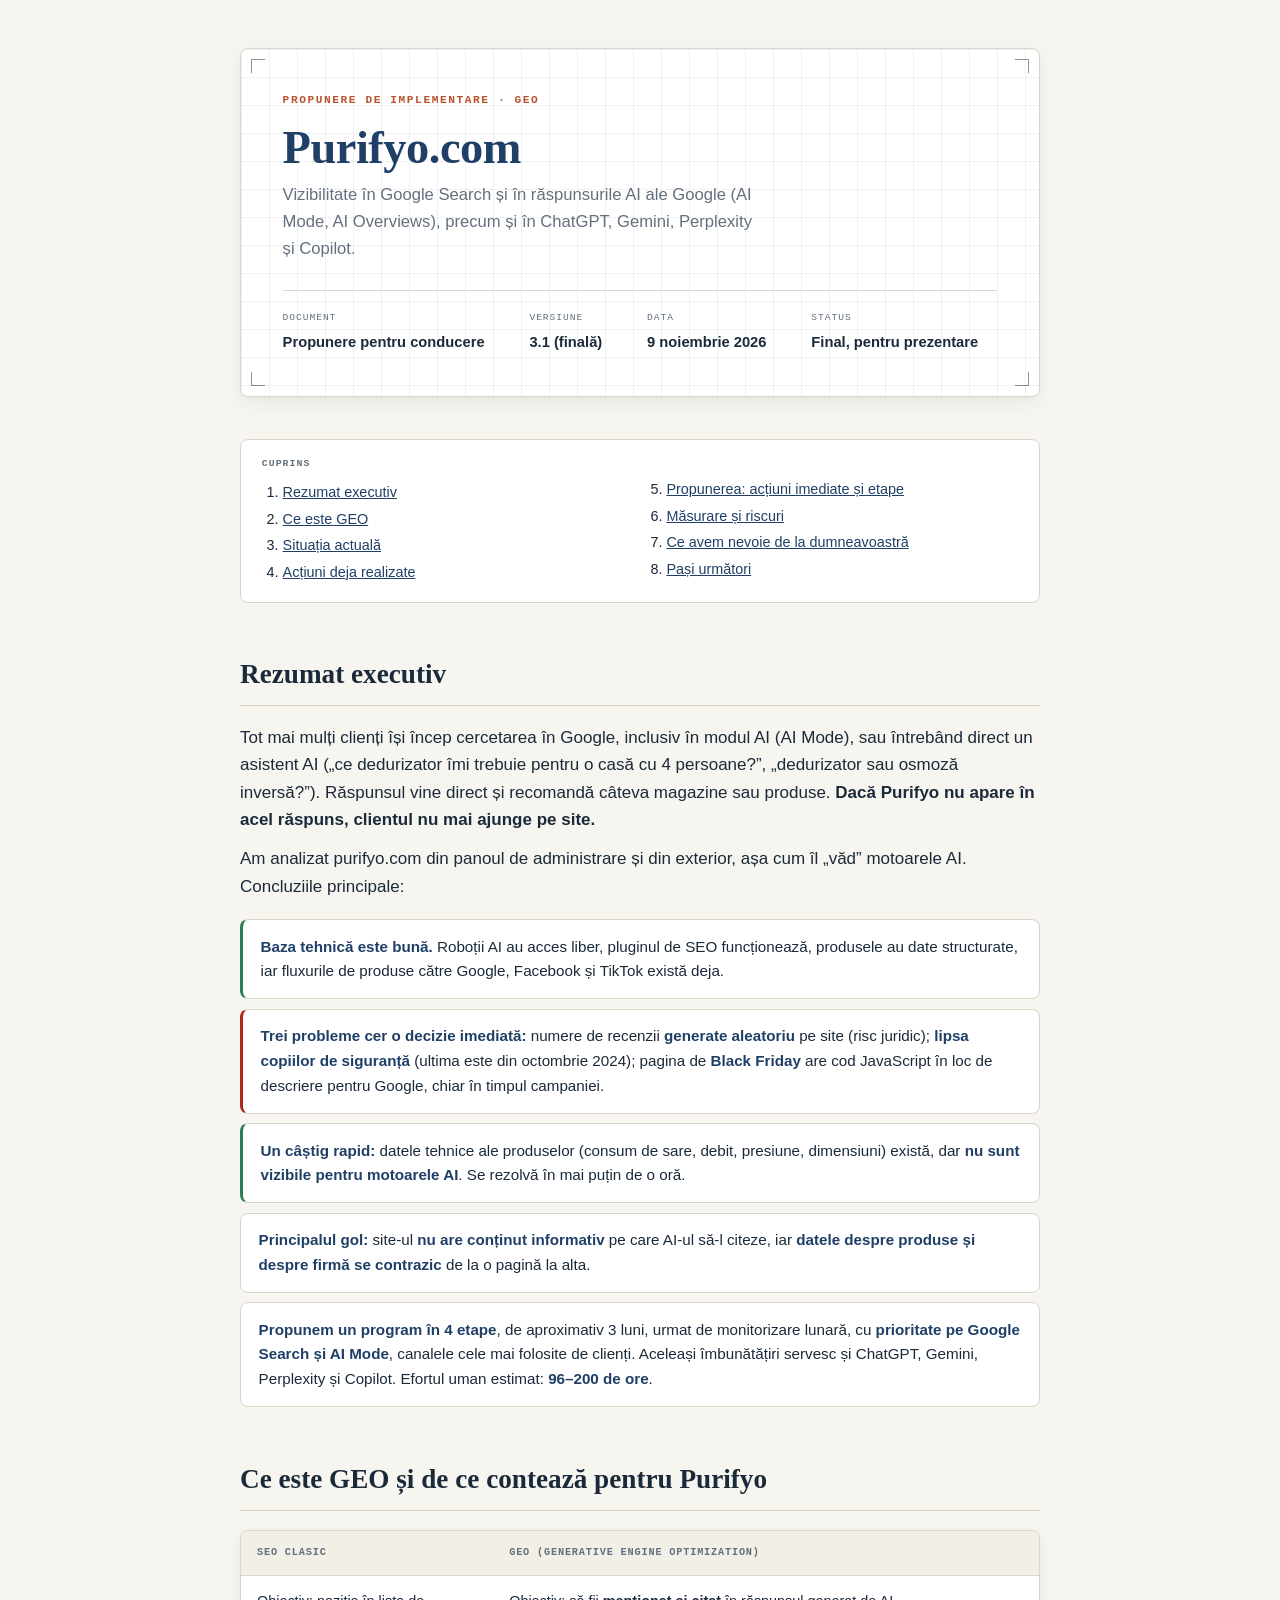
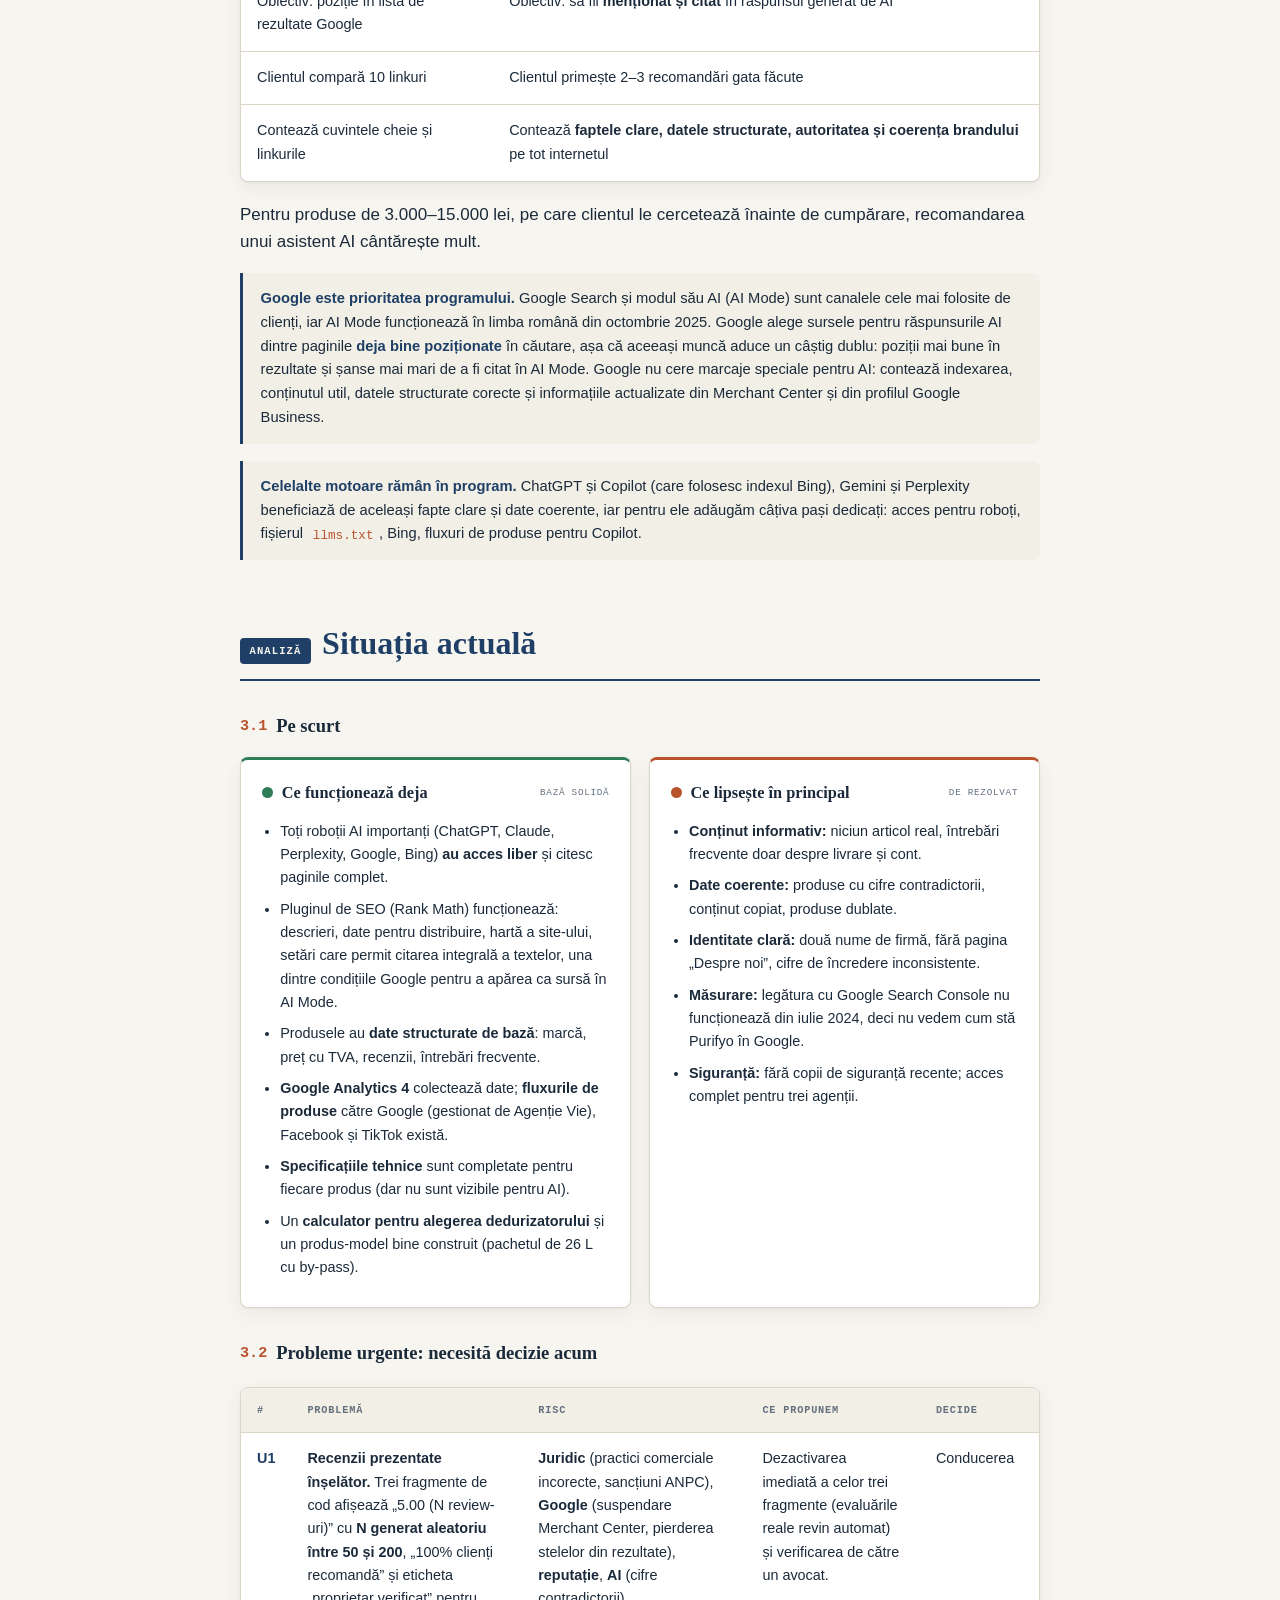
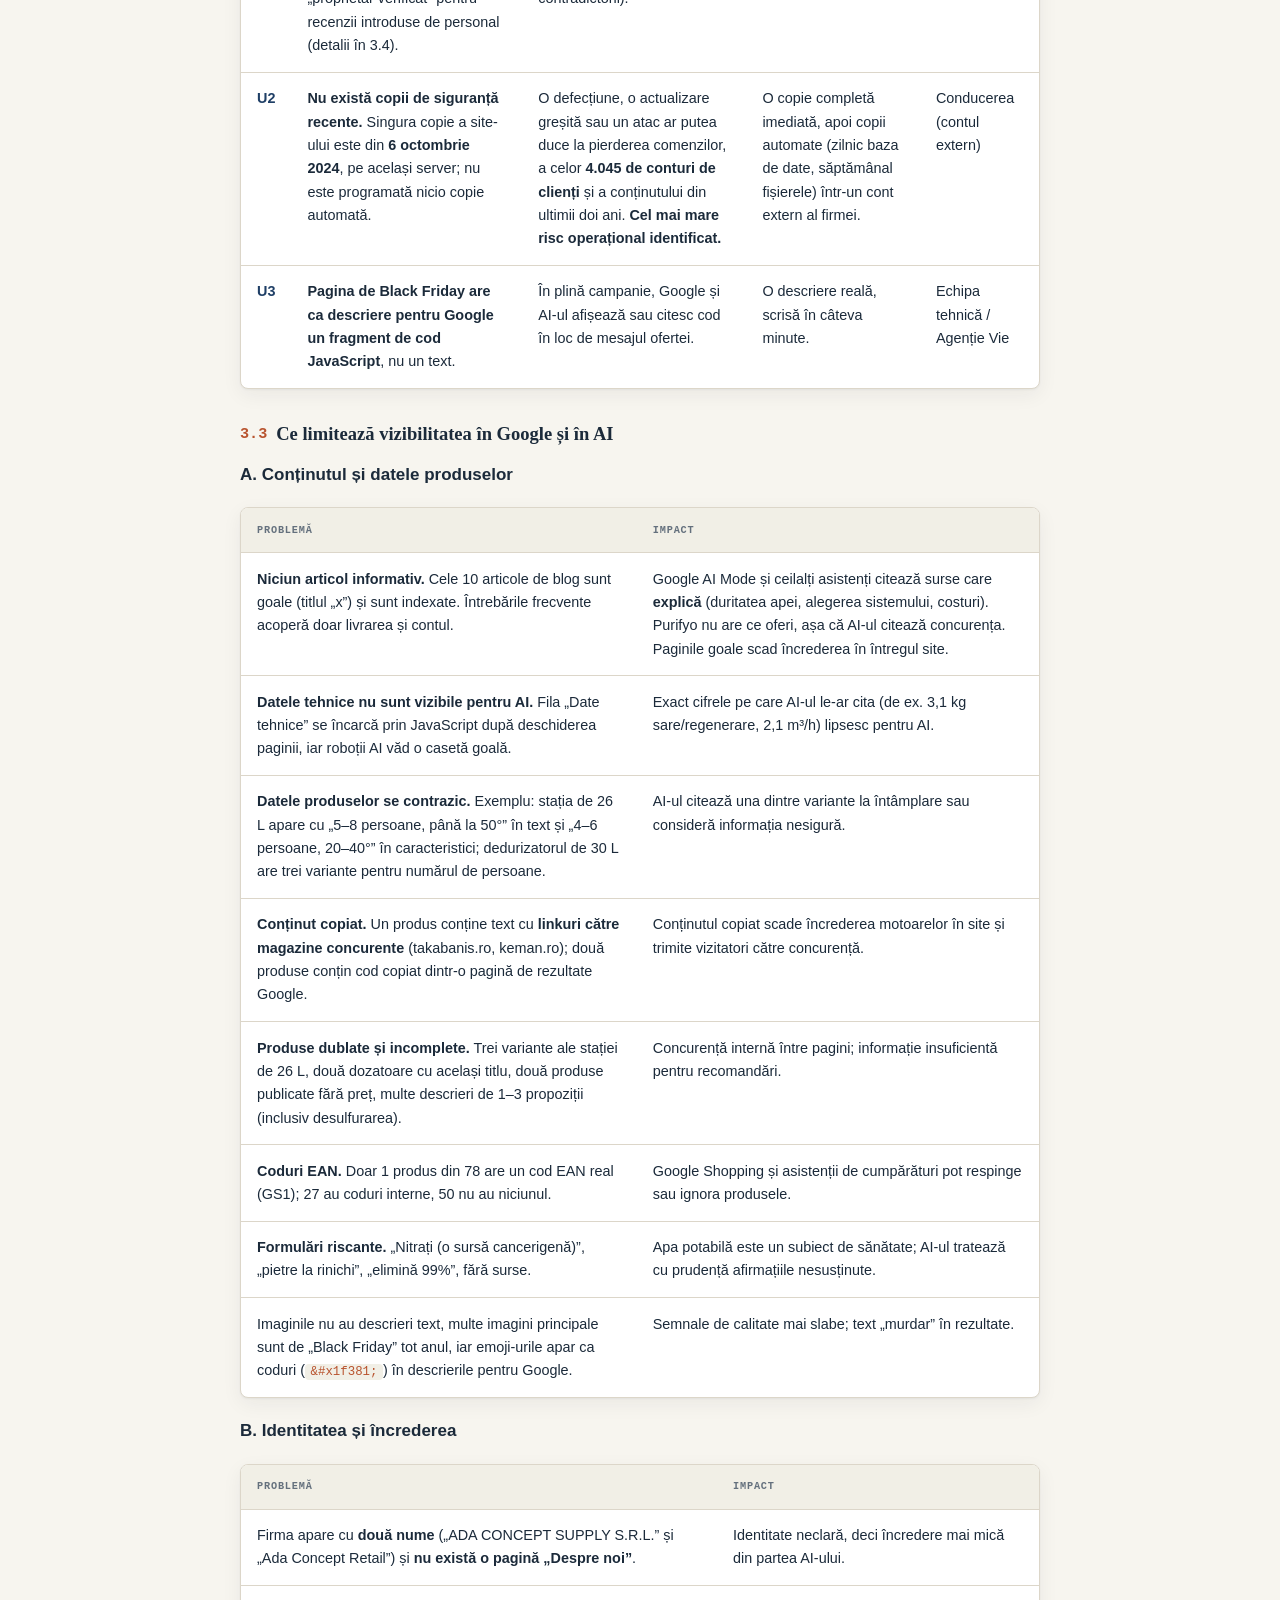
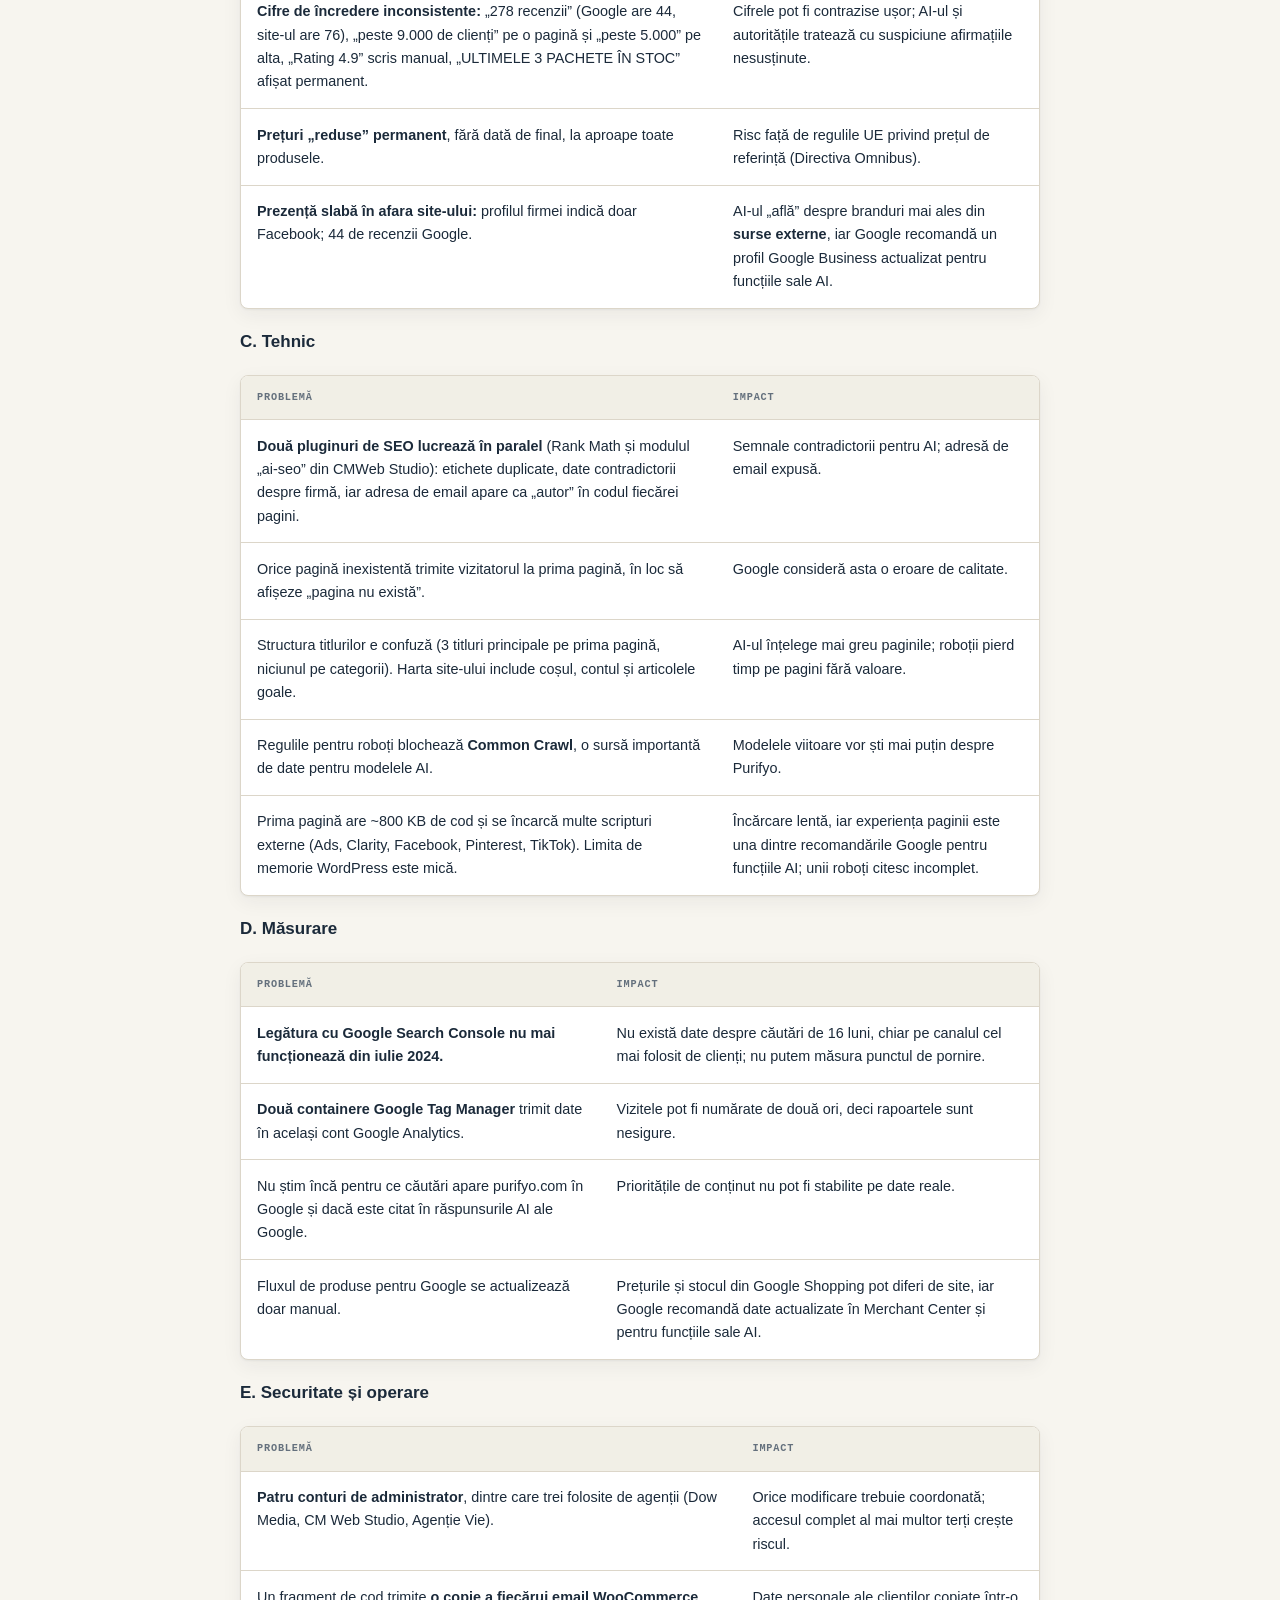
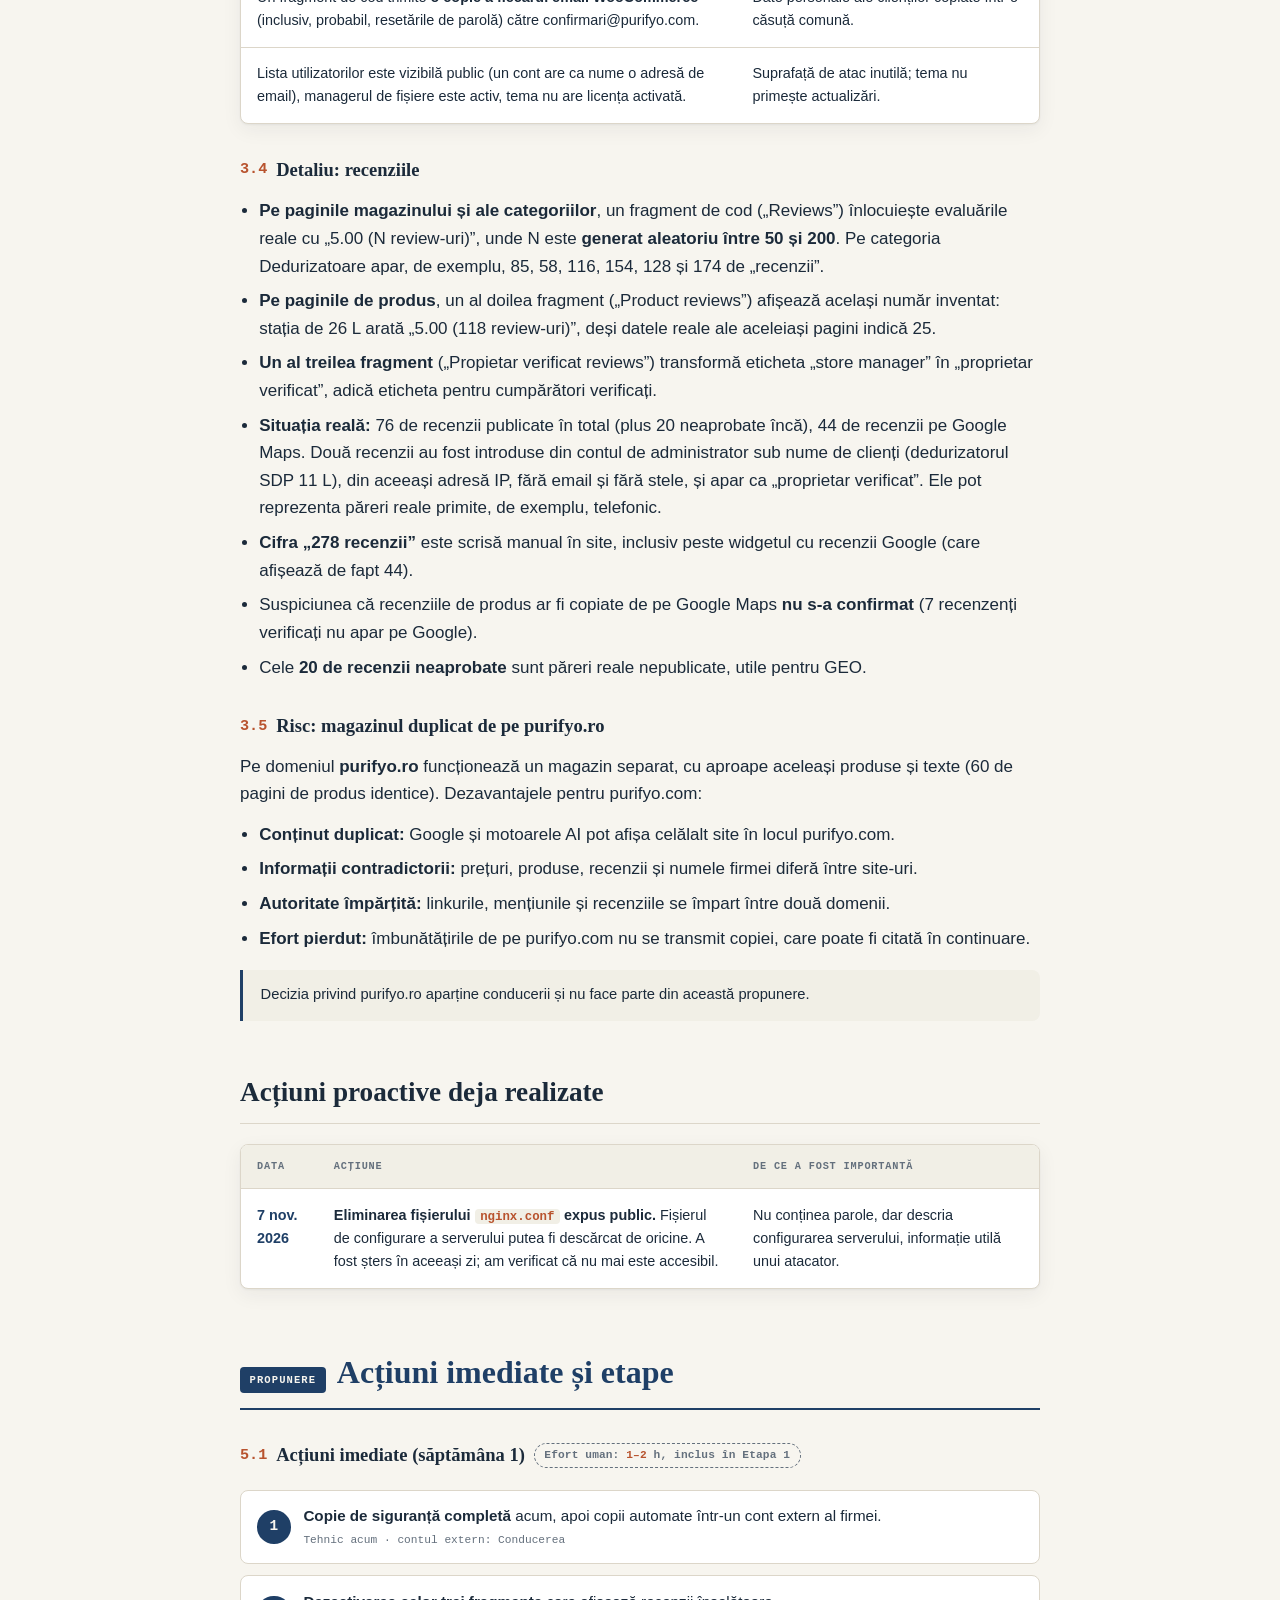
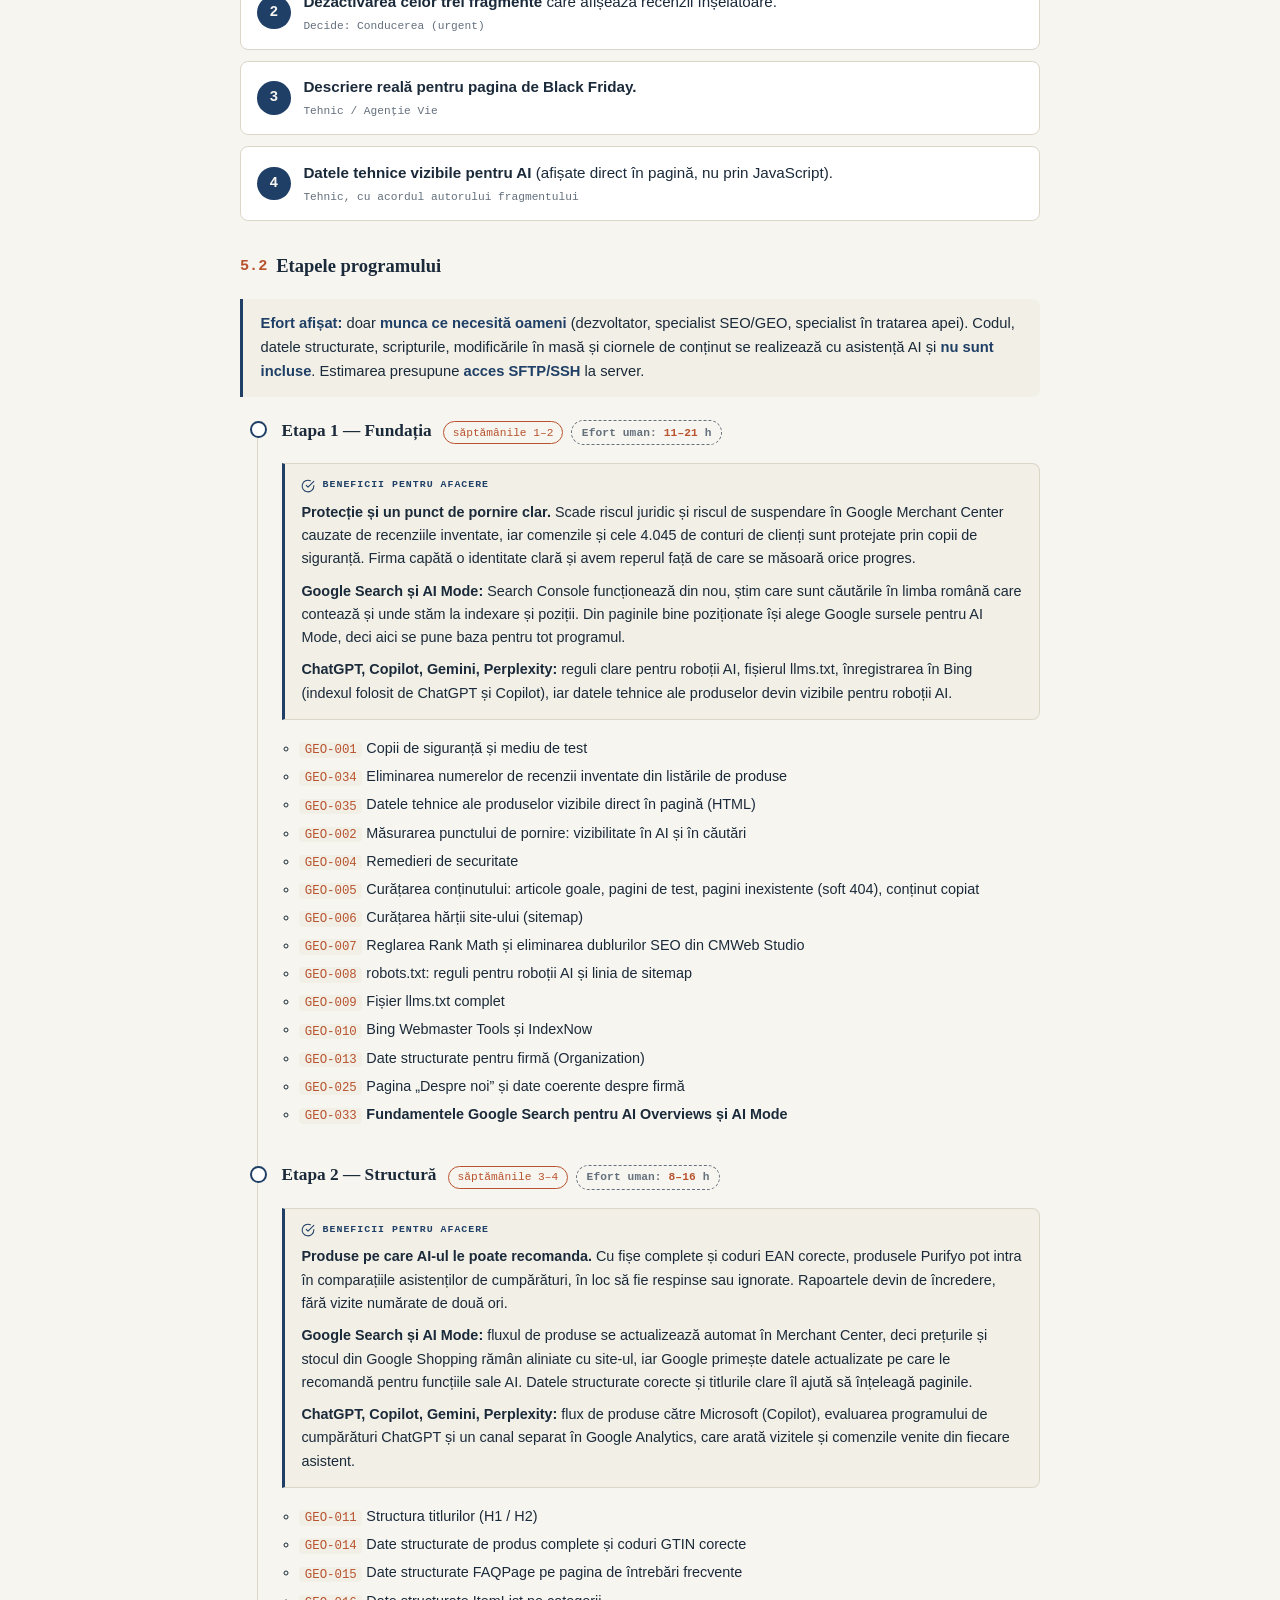
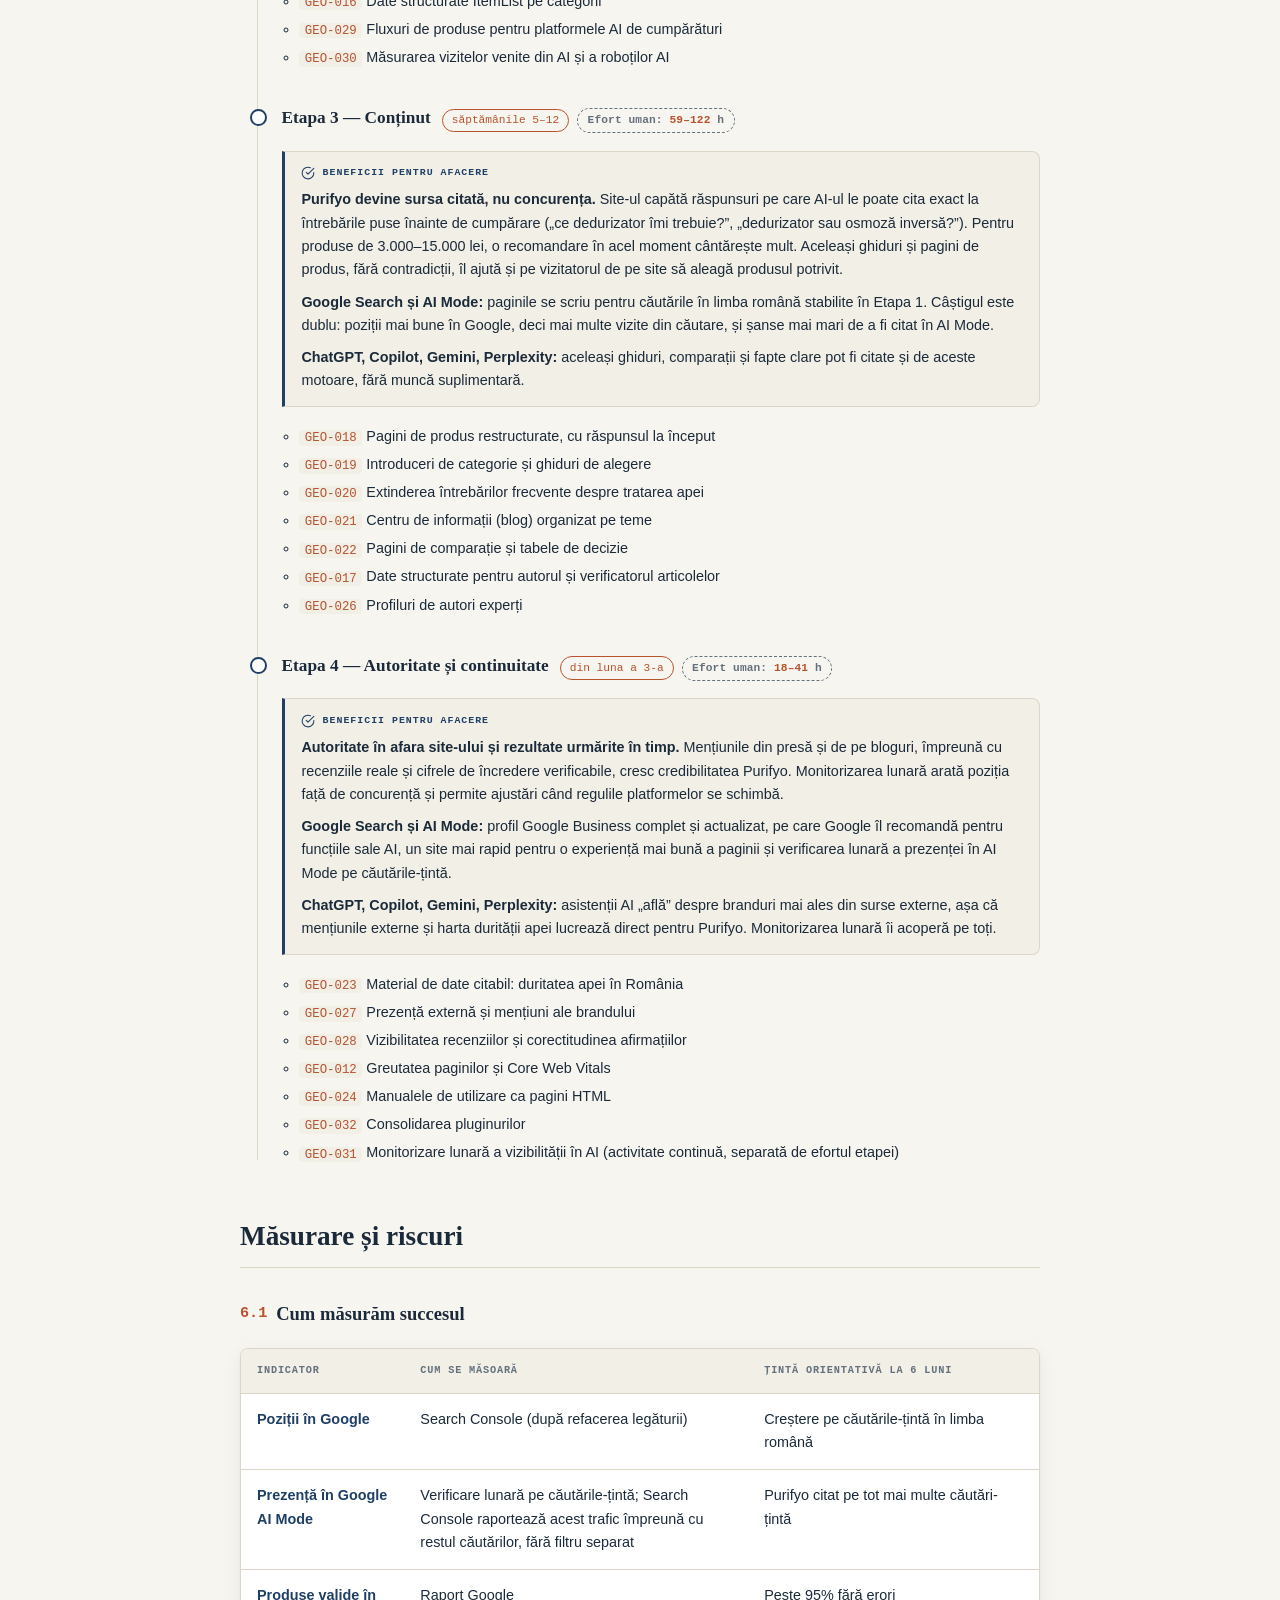
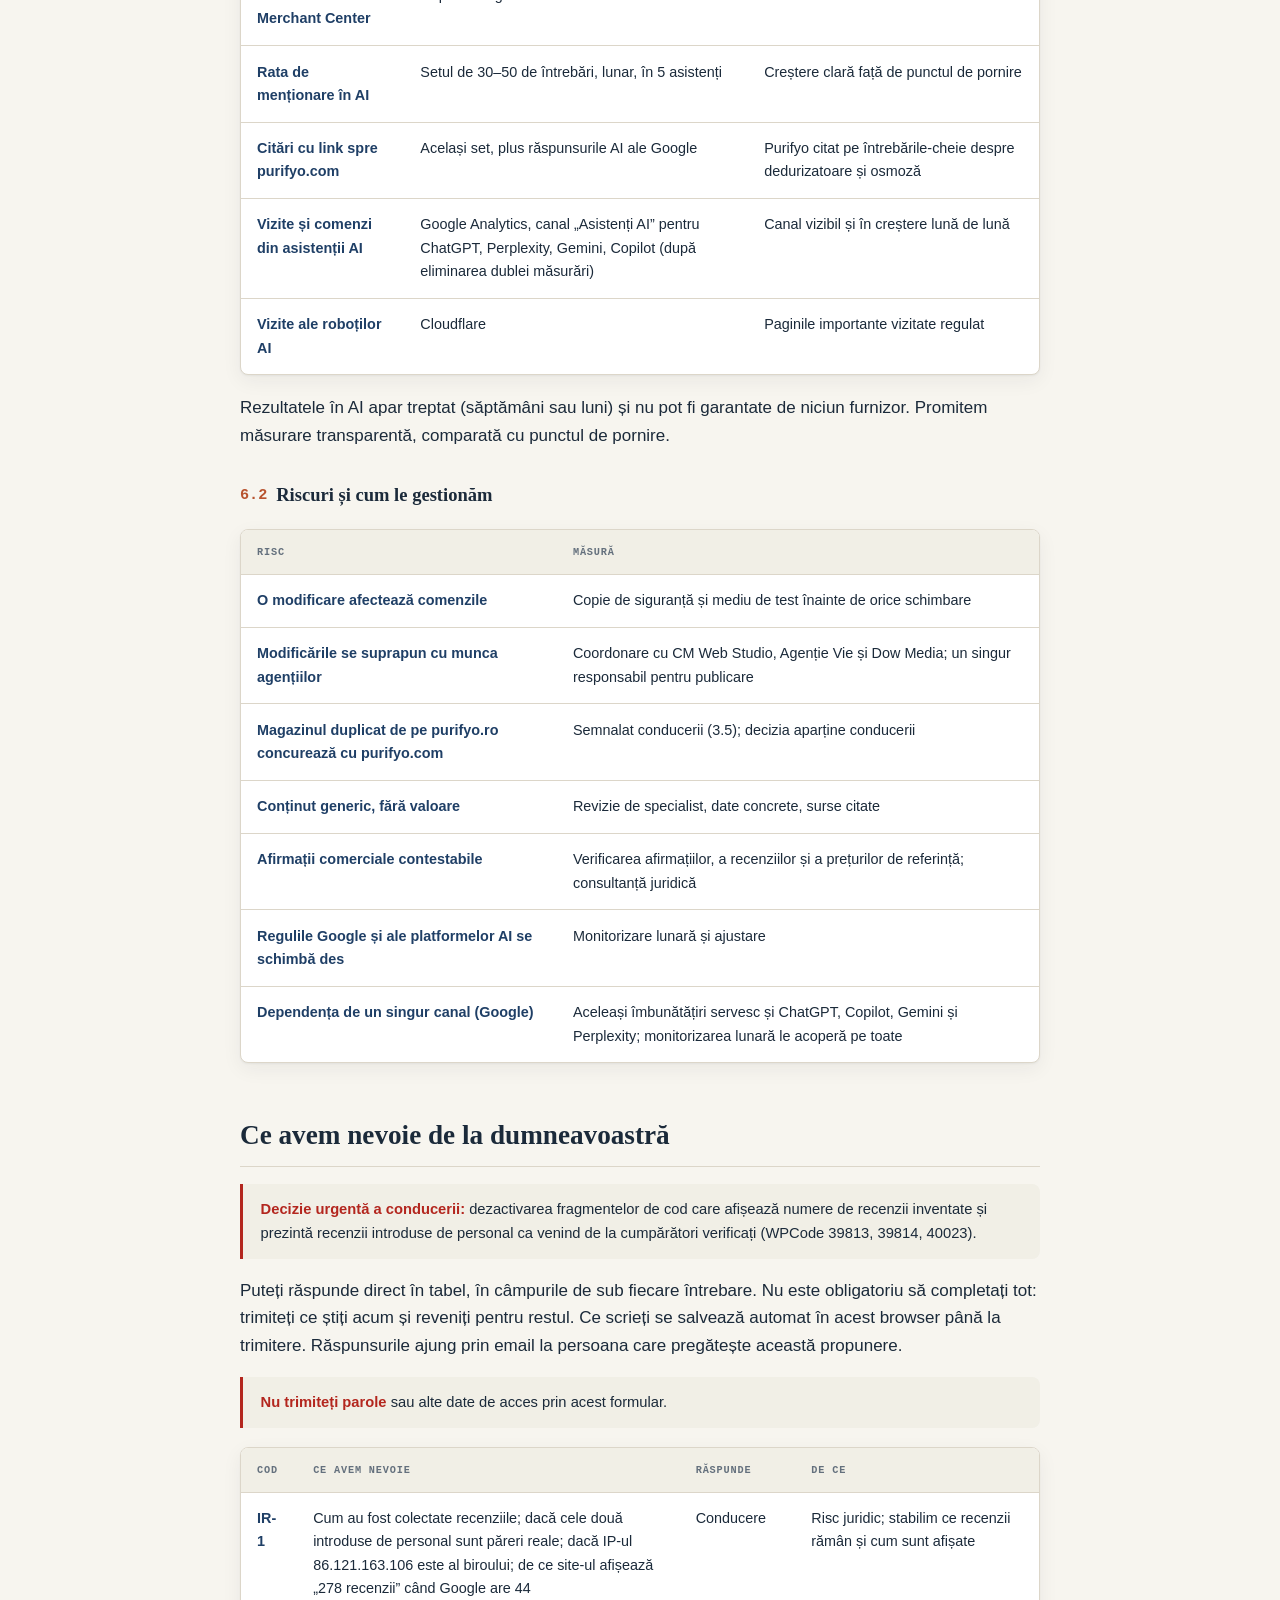
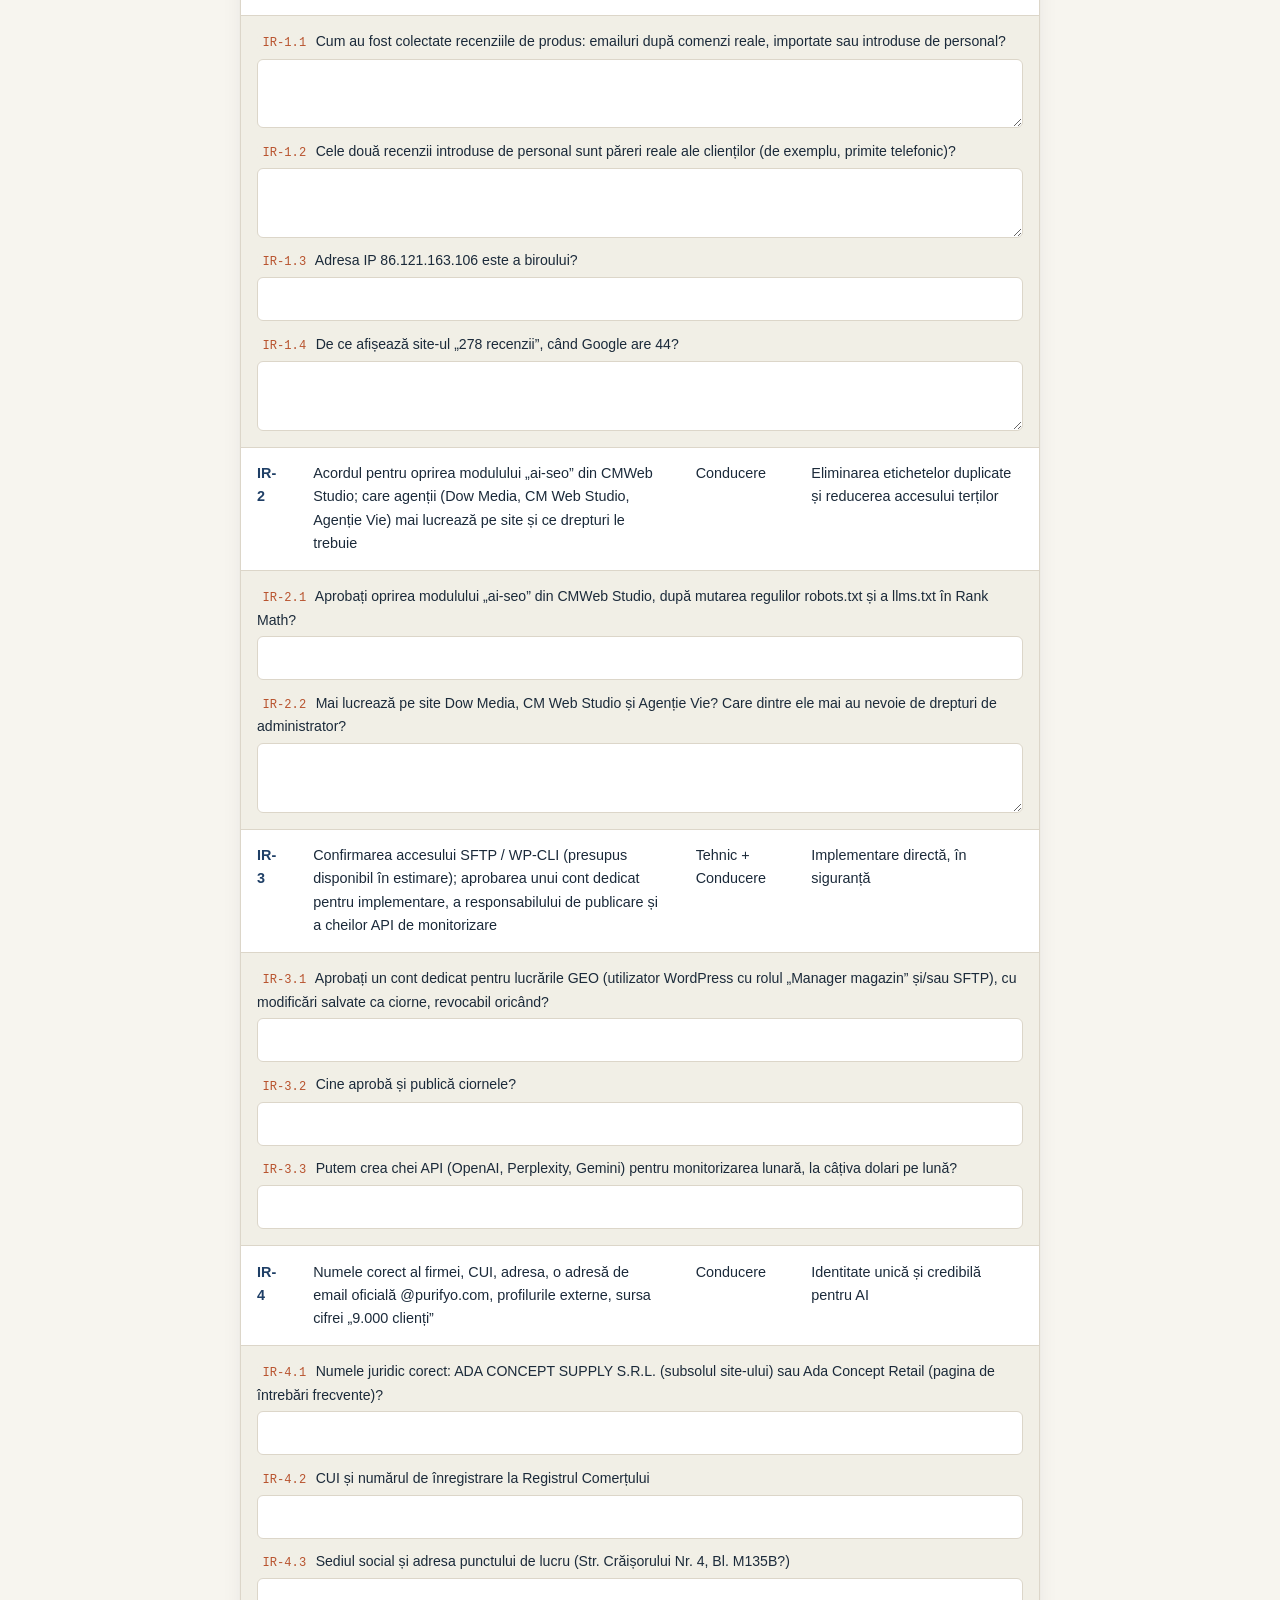
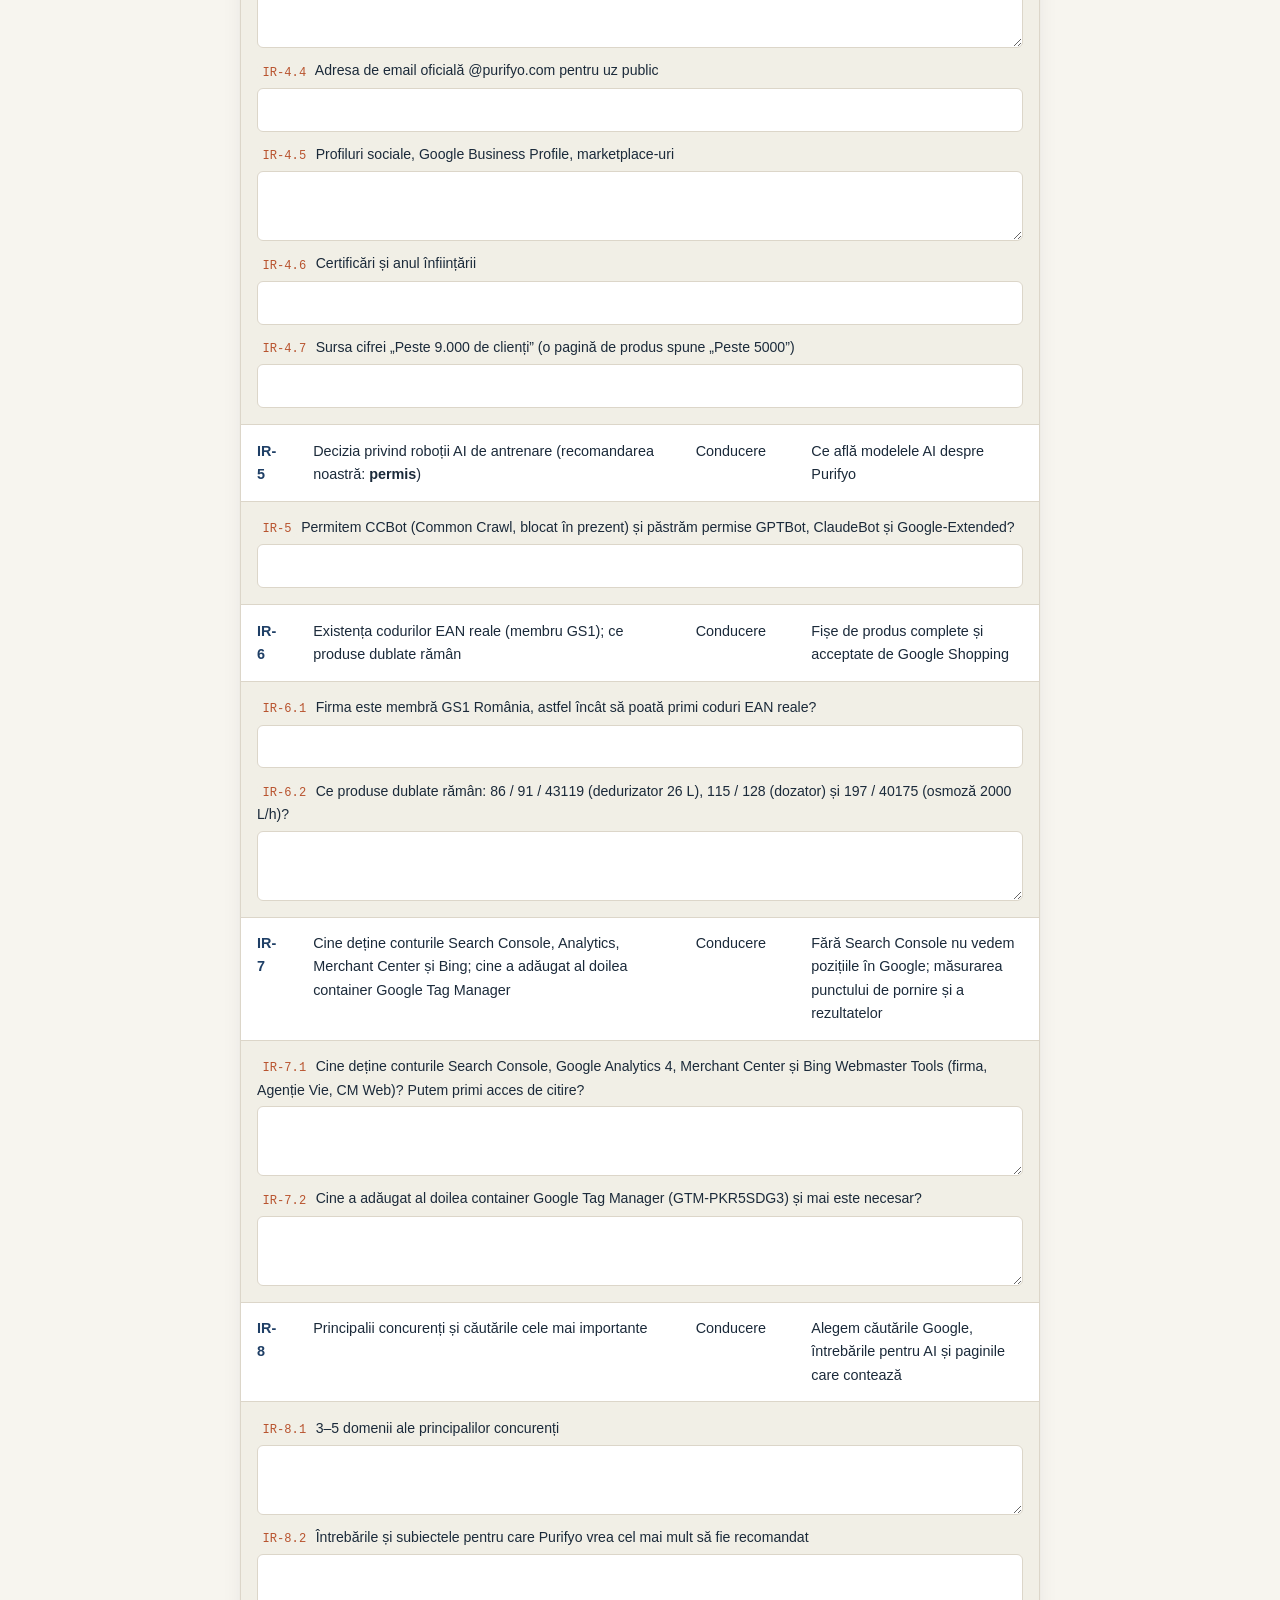
<file: propunere-purifyo.html>
<!doctype html>
<html lang="ro">
<head>
<meta charset="utf-8">
<meta name="viewport" content="width=device-width, initial-scale=1">
<title>Propunere GEO — Purifyo.com</title>
<style>
  :root {
    --paper: #f7f5ef; --surface: #ffffff; --surface-2: #f1efe6;
    --ink: #1b2a3a; --navy: #1f3f66; --tile: #b8532e; --muted: #64707d;
    --line: #dcd6c9; --grid: rgba(31,63,102,.07);
    --ok: #2f7d57; --alert: #b3261e;
    --shadow: 0 1px 2px rgba(27,42,58,.05), 0 6px 20px rgba(27,42,58,.06);
    --radius: 8px;
    --serif: "Iowan Old Style", "Palatino Linotype", Palatino, Georgia, serif;
    --sans: -apple-system, "Segoe UI", Inter, Roboto, Helvetica, Arial, sans-serif;
    --mono: "SFMono-Regular", Consolas, "Liberation Mono", Menlo, monospace;
  }
  @media (prefers-color-scheme: dark) {
    :root {
      --paper: #0e2038; --surface: #123153; --surface-2: #0f2846;
      --ink: #eef3f8; --navy: #bcd2e8; --tile: #e2895a; --muted: #93a7bd;
      --line: rgba(255,255,255,.16); --grid: rgba(255,255,255,.05);
      --ok: #63b98a; --alert: #f08a80;
      --shadow: 0 1px 2px rgba(0,0,0,.3), 0 10px 28px rgba(0,0,0,.35);
    }
  }
  * { box-sizing: border-box; }
  html { scroll-behavior: smooth; }
  body {
    margin: 0; background: var(--paper); color: var(--ink); font-family: var(--sans);
    font-size: 17px; line-height: 1.62; -webkit-font-smoothing: antialiased;
  }
  .wrap { max-width: 54rem; margin: 0 auto; padding: clamp(1.4rem,4vw,3rem) clamp(1.1rem,4vw,2rem) 4rem; }
  a { color: var(--navy); }
  a:focus-visible { outline: 2px solid var(--tile); outline-offset: 2px; }
  p { margin: .7rem 0; }
  code { background: var(--surface-2); color: var(--tile); padding: .05rem .35rem; border-radius: 4px; font-size: .86em; font-family: var(--mono); }

  /* ---- title block (hero) ---- */
  @keyframes riseIn { from { opacity: 0; transform: translateY(6px); } to { opacity: 1; transform: none; } }
  .titleblock { position: relative; overflow: hidden; border: 1px solid var(--line); border-radius: var(--radius);
    background: var(--surface); box-shadow: var(--shadow); padding: clamp(1.6rem,4vw,2.6rem); margin-bottom: 2.6rem;
    animation: riseIn .5s ease both; }
  @media (prefers-reduced-motion: reduce) { .titleblock { animation: none; } }
  .tb-grid { position: absolute; inset: 0; pointer-events: none;
    background-image: linear-gradient(var(--grid) 1px, transparent 1px), linear-gradient(90deg, var(--grid) 1px, transparent 1px);
    background-size: 28px 28px; }
  .tick { position: absolute; width: 14px; height: 14px; border-color: var(--navy); opacity: .5; }
  .tick.tl { top: 10px; left: 10px; border-top: 1.5px solid; border-left: 1.5px solid; }
  .tick.tr { top: 10px; right: 10px; border-top: 1.5px solid; border-right: 1.5px solid; }
  .tick.bl { bottom: 10px; left: 10px; border-bottom: 1.5px solid; border-left: 1.5px solid; }
  .tick.br { bottom: 10px; right: 10px; border-bottom: 1.5px solid; border-right: 1.5px solid; }
  .tb-content { position: relative; z-index: 1; }
  .eyebrow { font-family: var(--mono); font-size: .7rem; letter-spacing: .14em; text-transform: uppercase;
    color: var(--tile); margin: 0 0 .9rem; font-weight: 700; }
  h1 { font-family: var(--serif); font-weight: 700; color: var(--navy); font-size: clamp(2rem,5.5vw,2.9rem);
    line-height: 1.08; letter-spacing: -.01em; margin: 0 0 .55rem; }
  .subtitle { color: var(--muted); font-size: 1.04rem; max-width: 52ch; margin: 0 0 1.7rem; }
  .tb-meta { display: grid; grid-template-columns: repeat(4, auto); gap: 1.6rem; margin: 0; padding-top: 1.2rem; border-top: 1px solid var(--line); }
  @media (max-width: 640px) { .tb-meta { grid-template-columns: repeat(2, 1fr); } }
  .tb-meta dt { font-family: var(--mono); font-size: .6rem; letter-spacing: .1em; text-transform: uppercase; color: var(--muted); margin: 0 0 .3rem; }
  .tb-meta dd { margin: 0; font-size: .92rem; font-weight: 600; }

  /* ---- table of contents ---- */
  .toc { border: 1px solid var(--line); border-radius: var(--radius); background: var(--surface); padding: 1rem 1.3rem; margin: 0 0 1rem; font-size: .9rem; }
  .toc .toc-title { font-family: var(--mono); font-size: .62rem; letter-spacing: .1em; text-transform: uppercase; color: var(--muted); font-weight: 700; margin-bottom: .4rem; }
  .toc ol { margin: 0; padding-left: 1.3rem; columns: 2; column-gap: 2rem; }
  @media (max-width: 560px) { .toc ol { columns: 1; } }
  .toc li { margin: .2rem 0; break-inside: avoid; }

  /* ---- headings ---- */
  h2.h-plain { font-family: var(--serif); font-weight: 700; color: var(--ink); font-size: clamp(1.3rem,3.6vw,1.7rem);
    margin: 3.1rem 0 1.1rem; padding-bottom: .55rem; border-bottom: 1px solid var(--line); }
  h2.h-part { font-family: var(--serif); font-weight: 700; color: var(--navy); font-size: clamp(1.5rem,4.2vw,2rem);
    margin: 3.6rem 0 1.2rem; padding-bottom: .6rem; border-bottom: 2px solid var(--navy);
    display: flex; align-items: baseline; gap: .7rem; flex-wrap: wrap; }
  .part-tag { font-family: var(--mono); font-size: .66rem; letter-spacing: .1em; text-transform: uppercase;
    background: var(--navy); color: var(--paper); padding: .28rem .6rem; border-radius: 4px; font-weight: 700; }
  h3.h-sub { font-family: var(--serif); font-weight: 700; font-size: 1.16rem; margin: 1.9rem 0 .5rem;
    display: flex; flex-wrap: wrap; align-items: center; gap: .55rem; }
  .sub-num { font-family: var(--mono); color: var(--tile); font-weight: 700; font-size: .95rem; }
  .meta-chip { font-family: var(--mono); font-size: .7rem; border: 1px dashed var(--muted); color: var(--muted);
    border-radius: 20px; padding: .16rem .6rem; font-weight: 600; letter-spacing: .01em; white-space: nowrap; }
  .meta-chip .fill { color: var(--tile); font-weight: 700; }

  /* ---- tables ---- */
  .table-wrap { overflow-x: auto; border: 1px solid var(--line); border-radius: var(--radius); background: var(--surface);
    box-shadow: var(--shadow); margin: 1.2rem 0; }
  table { width: 100%; border-collapse: collapse; font-size: .9rem; }
  thead th { text-align: left; font-family: var(--mono); font-size: .64rem; letter-spacing: .08em; text-transform: uppercase;
    color: var(--muted); padding: .85rem 1rem; border-bottom: 1px solid var(--line); background: var(--surface-2); white-space: nowrap; }
  tbody td { padding: .9rem 1rem; border-bottom: 1px solid var(--line); vertical-align: top; }
  tbody tr:last-child td { border-bottom: none; }
  tbody td:first-child { font-weight: 700; color: var(--navy); }
  table.plain-first tbody td:first-child { font-weight: 400; color: var(--ink); }
  tr.total td { background: var(--surface-2); font-weight: 700; }
  td.num, th.num { text-align: right; white-space: nowrap; }
  .sub { display: block; font-weight: 400; color: var(--muted); font-size: .85em; margin-top: .2rem; }

  /* ---- lists ---- */
  .obj-list { list-style: none; padding: 0; margin: 1.2rem 0; display: grid; gap: .6rem; }
  .obj-list li { padding: .9rem 1.1rem; border: 1px solid var(--line); border-radius: var(--radius); background: var(--surface); font-size: .95rem; }
  .obj-list b { color: var(--navy); }
  .obj-list li.alert { border-left: 3px solid var(--alert); }
  .obj-list li.win { border-left: 3px solid var(--ok); }
  ul.plain { padding-left: 1.2rem; margin: .8rem 0; }
  ul.plain li { margin: .45rem 0; }

  /* ---- result / deliverable box ---- */
  .deliv { border: 1px solid var(--line); border-left: 3px solid var(--navy); border-radius: 0 8px 8px 0;
    background: var(--surface-2); padding: .85rem 1.05rem; margin: 1.1rem 0; }
  .deliv .dv-title { display: flex; align-items: center; gap: .45rem; font-family: var(--mono); font-size: .62rem;
    letter-spacing: .1em; text-transform: uppercase; color: var(--navy); font-weight: 700; margin-bottom: .45rem; }
  .deliv .dv-title svg { width: 14px; height: 14px; flex-shrink: 0; }
  .deliv p { margin: 0; font-size: .9rem; }
  .deliv p + p { margin-top: .55rem; }

  /* ---- panels ---- */
  .split { display: grid; grid-template-columns: 1fr 1fr; gap: 1.1rem; margin: 1rem 0 1.8rem; }
  @media (max-width: 680px) { .split { grid-template-columns: 1fr; } }
  .panel { border: 1px solid var(--line); border-radius: var(--radius); background: var(--surface); box-shadow: var(--shadow); padding: 1.2rem 1.3rem; }
  .panel.ready { border-top: 3px solid var(--ok); }
  .panel.pending { border-top: 3px solid var(--tile); }
  .panel-head { display: flex; align-items: center; gap: .55rem; margin: 0 0 .85rem; }
  .panel-head .dot { width: .7rem; height: .7rem; border-radius: 50%; flex-shrink: 0; }
  .panel.ready .dot { background: var(--ok); }
  .panel.pending .dot { background: var(--tile); }
  .panel-head h4 { font-family: var(--serif); font-size: 1.02rem; margin: 0; font-weight: 700; }
  .panel-head .tag { font-family: var(--mono); font-size: .58rem; letter-spacing: .08em; text-transform: uppercase; color: var(--muted); margin-left: auto; }
  .panel ul { margin: 0; padding-left: 1.15rem; font-size: .9rem; }
  .panel li { margin: .5rem 0; }

  /* ---- notes ---- */
  .note { border-left: 3px solid var(--navy); background: var(--surface-2); padding: .85rem 1.1rem;
    border-radius: 0 8px 8px 0; margin: 1.1rem 0; font-size: .92rem; }
  .note b { color: var(--navy); }
  .note.alert { border-left-color: var(--alert); }
  .note.alert b { color: var(--alert); }

  /* ---- roadmap timeline ---- */
  .timeline { list-style: none; margin: 1.2rem 0; padding: 0; position: relative; }
  .timeline::before { content: ""; position: absolute; left: 1.05rem; top: .3rem; bottom: .3rem; width: 1px; background: var(--line); }
  .timeline > li { position: relative; padding: 0 0 1.9rem 2.6rem; }
  .timeline > li:last-child { padding-bottom: 0; }
  .timeline > li::before { content: ""; position: absolute; left: .65rem; top: .3rem; width: .8rem; height: .8rem;
    border-radius: 50%; background: var(--surface); border: 2px solid var(--navy); }
  .tl-head { display: flex; flex-wrap: wrap; align-items: baseline; gap: .5rem; margin-bottom: .4rem; }
  .tl-stage { font-family: var(--serif); font-weight: 700; font-size: 1.08rem; margin-right: .2rem; }
  .tl-weeks { font-family: var(--mono); font-size: .7rem; color: var(--tile); border: 1px solid var(--tile); border-radius: 20px; padding: .1rem .55rem; white-space: nowrap; }
  .tl-goal { margin: .2rem 0 .3rem; font-size: .92rem; }
  .timeline ul { margin: .2rem 0 0; padding-left: 1.1rem; font-size: .9rem; }
  .timeline ul li { margin: .3rem 0; }

  /* ---- steps ---- */
  .steps { list-style: none; counter-reset: step; padding: 0; margin: 1.2rem 0; display: grid; gap: .7rem; }
  .steps li { counter-increment: step; display: grid; grid-template-columns: 2.1rem 1fr; gap: .8rem; align-items: center;
    padding: .85rem 1rem; border: 1px solid var(--line); border-radius: var(--radius); background: var(--surface); font-size: .95rem; }
  .steps li::before { content: counter(step); font-family: var(--mono); font-weight: 700; color: var(--paper); background: var(--navy);
    width: 2.1rem; height: 2.1rem; border-radius: 50%; display: flex; align-items: center; justify-content: center; font-size: .9rem; flex-shrink: 0; }
  .steps .who { display: block; font-family: var(--mono); font-size: .7rem; color: var(--muted); margin-top: .15rem; }

  /* ---- estimate summary cards ---- */
  .est-grid { display: grid; grid-template-columns: repeat(3, 1fr); gap: .9rem; margin: 1.2rem 0; }
  @media (max-width: 680px) { .est-grid { grid-template-columns: 1fr; } }
  .est-card { border: 1px solid var(--line); border-radius: var(--radius); background: var(--surface); box-shadow: var(--shadow); padding: 1rem 1.15rem; }
  .est-card .ec-label { font-family: var(--mono); font-size: .6rem; letter-spacing: .1em; text-transform: uppercase; color: var(--muted); font-weight: 700; }
  .est-card .ec-value { font-family: var(--serif); font-size: 1.45rem; font-weight: 700; color: var(--navy); margin: .25rem 0 .1rem; line-height: 1.2; }
  .est-card .ec-note { font-size: .82rem; color: var(--muted); margin: 0; }
  .est-card.main { border-top: 3px solid var(--tile); }

  /* ---- answers form ---- */
  .answers { color-scheme: light dark; }
  tbody tr.answer-row td:first-child { padding: .2rem 1rem 1rem; font-weight: 400; color: var(--ink); background: var(--surface-2); }
  #answers-form .table-wrap { container-type: inline-size; }
  .answer-row .field { max-width: calc(100cqw - 2rem); }
  .field { margin: .7rem 0 0; }
  .field label { display: block; margin-bottom: .3rem; font-size: .88rem; }
  .answers input[type="text"], .answers input[type="email"], .answers textarea { display: block; width: 100%; min-width: 0; padding: .5rem .65rem;
    font: inherit; font-size: 1rem; color: var(--ink); background: var(--surface); border: 1px solid var(--line); border-radius: 6px; }
  .answers textarea { min-height: 3.6rem; resize: vertical; }
  .answers input:focus-visible, .answers textarea:focus-visible, .btn-send:focus-visible { outline: 2px solid var(--tile); outline-offset: 1px; }
  .answers fieldset { min-width: 0; margin: 1rem 0; padding: .6rem 1.2rem 1.2rem; border: 1px solid var(--line);
    border-radius: var(--radius); background: var(--surface); box-shadow: var(--shadow); }
  .answers legend { padding: 0 .4rem; font-family: var(--serif); font-weight: 700; color: var(--navy); }
  .answers .hp { position: absolute; left: -9999px; width: 1px; height: 1px; overflow: hidden; }
  .form-actions { display: flex; flex-wrap: wrap; align-items: center; gap: .8rem 1.2rem; }
  .btn-send { padding: .7rem 1.4rem; font: inherit; font-weight: 700; color: var(--paper); background: var(--navy);
    border: 0; border-radius: 6px; cursor: pointer; }
  .btn-send:disabled { opacity: .6; cursor: wait; }
  .form-count { font-family: var(--mono); font-size: .75rem; color: var(--muted); }
  .form-status { flex-basis: 100%; margin: 0; font-size: .92rem; }
  .form-status.ok { color: var(--ok); }
  .form-status.err { color: var(--alert); }

  .foot { margin-top: 3.4rem; padding-top: 1.2rem; border-top: 1px solid var(--line); color: var(--muted); font-size: .78rem;
    font-family: var(--mono); display: flex; justify-content: space-between; flex-wrap: wrap; gap: .5rem; }
  @media print {
    body { background: #fff; font-size: 11pt; }
    .titleblock { animation: none; box-shadow: none; }
    .table-wrap, .panel, .est-card { box-shadow: none; }
    .answer-row, .form-help, .form-end { display: none; }
    h2 { break-after: avoid; } tr, li { break-inside: avoid; }
  }
</style>
</head>
<body>
<div class="wrap">

  <header class="titleblock">
    <div class="tb-grid" aria-hidden="true"></div>
    <span class="tick tl" aria-hidden="true"></span><span class="tick tr" aria-hidden="true"></span>
    <span class="tick bl" aria-hidden="true"></span><span class="tick br" aria-hidden="true"></span>
    <div class="tb-content">
      <p class="eyebrow">Propunere de implementare · GEO</p>
      <h1>Purifyo.com</h1>
      <p class="subtitle">Vizibilitate în Google Search și în răspunsurile AI ale Google (AI Mode, AI Overviews), precum și în ChatGPT, Gemini, Perplexity și Copilot.</p>
      <dl class="tb-meta">
        <div><dt>Document</dt><dd>Propunere pentru conducere</dd></div>
        <div><dt>Versiune</dt><dd>3.1 (finală)</dd></div>
        <div><dt>Data</dt><dd>9 noiembrie 2026</dd></div>
        <div><dt>Status</dt><dd>Final, pentru prezentare</dd></div>
      </dl>
    </div>
  </header>

  <nav class="toc" aria-label="Cuprins">
    <div class="toc-title">Cuprins</div>
    <ol>
      <li><a href="#rezumat">Rezumat executiv</a></li>
      <li><a href="#geo">Ce este GEO</a></li>
      <li><a href="#situatie">Situația actuală</a></li>
      <li><a href="#proactive">Acțiuni deja realizate</a></li>
      <li><a href="#propunere">Propunerea: acțiuni imediate și etape</a></li>
      <li><a href="#masurare">Măsurare și riscuri</a></li>
      <li><a href="#intrebari">Ce avem nevoie de la dumneavoastră</a></li>
      <li><a href="#pasi">Pași următori</a></li>
    </ol>
  </nav>

  <!-- ============ 1. REZUMAT ============ -->
  <h2 class="h-plain" id="rezumat">Rezumat executiv</h2>
  <p>Tot mai mulți clienți își încep cercetarea în Google, inclusiv în modul AI (AI Mode), sau întrebând direct un asistent AI („ce dedurizator îmi trebuie pentru o casă cu 4 persoane?”, „dedurizator sau osmoză inversă?”). Răspunsul vine direct și recomandă câteva magazine sau produse. <b>Dacă Purifyo nu apare în acel răspuns, clientul nu mai ajunge pe site.</b></p>
  <p>Am analizat purifyo.com din panoul de administrare și din exterior, așa cum îl „văd” motoarele AI. Concluziile principale:</p>
  <ul class="obj-list">
    <li class="win"><b>Baza tehnică este bună.</b> Roboții AI au acces liber, pluginul de SEO funcționează, produsele au date structurate, iar fluxurile de produse către Google, Facebook și TikTok există deja.</li>
    <li class="alert"><b>Trei probleme cer o decizie imediată:</b> numere de recenzii <b>generate aleatoriu</b> pe site (risc juridic); <b>lipsa copiilor de siguranță</b> (ultima este din octombrie 2024); pagina de <b>Black Friday</b> are cod JavaScript în loc de descriere pentru Google, chiar în timpul campaniei.</li>
    <li class="win"><b>Un câștig rapid:</b> datele tehnice ale produselor (consum de sare, debit, presiune, dimensiuni) există, dar <b>nu sunt vizibile pentru motoarele AI</b>. Se rezolvă în mai puțin de o oră.</li>
    <li><b>Principalul gol:</b> site-ul <b>nu are conținut informativ</b> pe care AI-ul să-l citeze, iar <b>datele despre produse și despre firmă se contrazic</b> de la o pagină la alta.</li>
    <li><b>Propunem un program în 4 etape</b>, de aproximativ 3 luni, urmat de monitorizare lunară, cu <b>prioritate pe Google Search și AI Mode</b>, canalele cele mai folosite de clienți. Aceleași îmbunătățiri servesc și ChatGPT, Gemini, Perplexity și Copilot. Efortul uman estimat: <b>96–200 de ore</b>.</li>
  </ul>

  <!-- ============ 2. GEO ============ -->
  <h2 class="h-plain" id="geo">Ce este GEO și de ce contează pentru Purifyo</h2>
  <div class="table-wrap">
    <table class="plain-first">
      <thead><tr><th>SEO clasic</th><th>GEO (Generative Engine Optimization)</th></tr></thead>
      <tbody>
        <tr><td>Obiectiv: poziție în lista de rezultate Google</td><td>Obiectiv: să fii <b>menționat și citat</b> în răspunsul generat de AI</td></tr>
        <tr><td>Clientul compară 10 linkuri</td><td>Clientul primește 2–3 recomandări gata făcute</td></tr>
        <tr><td>Contează cuvintele cheie și linkurile</td><td>Contează <b>faptele clare, datele structurate, autoritatea și coerența brandului</b> pe tot internetul</td></tr>
      </tbody>
    </table>
  </div>
  <p>Pentru produse de 3.000–15.000 lei, pe care clientul le cercetează înainte de cumpărare, recomandarea unui asistent AI cântărește mult.</p>
  <div class="note"><b>Google este prioritatea programului.</b> Google Search și modul său AI (AI Mode) sunt canalele cele mai folosite de clienți, iar AI Mode funcționează în limba română din octombrie 2025. Google alege sursele pentru răspunsurile AI dintre paginile <b>deja bine poziționate</b> în căutare, așa că aceeași muncă aduce un câștig dublu: poziții mai bune în rezultate și șanse mai mari de a fi citat în AI Mode. Google nu cere marcaje speciale pentru AI: contează indexarea, conținutul util, datele structurate corecte și informațiile actualizate din Merchant Center și din profilul Google Business.</div>
  <div class="note"><b>Celelalte motoare rămân în program.</b> ChatGPT și Copilot (care folosesc indexul Bing), Gemini și Perplexity beneficiază de aceleași fapte clare și date coerente, iar pentru ele adăugăm câțiva pași dedicați: acces pentru roboți, fișierul <code>llms.txt</code>, Bing, fluxuri de produse pentru Copilot.</div>

  <!-- ============ 3. SITUATIA ACTUALA ============ -->
  <h2 class="h-part" id="situatie"><span class="part-tag">Analiză</span>Situația actuală</h2>

  <h3 class="h-sub"><span class="sub-num">3.1</span> Pe scurt</h3>
  <div class="split">
    <div class="panel ready">
      <div class="panel-head"><span class="dot" aria-hidden="true"></span><h4>Ce funcționează deja</h4><span class="tag">Bază solidă</span></div>
      <ul>
        <li>Toți roboții AI importanți (ChatGPT, Claude, Perplexity, Google, Bing) <b>au acces liber</b> și citesc paginile complet.</li>
        <li>Pluginul de SEO (Rank Math) funcționează: descrieri, date pentru distribuire, hartă a site-ului, setări care permit citarea integrală a textelor, una dintre condițiile Google pentru a apărea ca sursă în AI Mode.</li>
        <li>Produsele au <b>date structurate de bază</b>: marcă, preț cu TVA, recenzii, întrebări frecvente.</li>
        <li><b>Google Analytics 4</b> colectează date; <b>fluxurile de produse</b> către Google (gestionat de Agenție Vie), Facebook și TikTok există.</li>
        <li><b>Specificațiile tehnice</b> sunt completate pentru fiecare produs (dar nu sunt vizibile pentru AI).</li>
        <li>Un <b>calculator pentru alegerea dedurizatorului</b> și un produs-model bine construit (pachetul de 26 L cu by-pass).</li>
      </ul>
    </div>
    <div class="panel pending">
      <div class="panel-head"><span class="dot" aria-hidden="true"></span><h4>Ce lipsește în principal</h4><span class="tag">De rezolvat</span></div>
      <ul>
        <li><b>Conținut informativ:</b> niciun articol real, întrebări frecvente doar despre livrare și cont.</li>
        <li><b>Date coerente:</b> produse cu cifre contradictorii, conținut copiat, produse dublate.</li>
        <li><b>Identitate clară:</b> două nume de firmă, fără pagina „Despre noi”, cifre de încredere inconsistente.</li>
        <li><b>Măsurare:</b> legătura cu Google Search Console nu funcționează din iulie 2024, deci nu vedem cum stă Purifyo în Google.</li>
        <li><b>Siguranță:</b> fără copii de siguranță recente; acces complet pentru trei agenții.</li>
      </ul>
    </div>
  </div>

  <h3 class="h-sub"><span class="sub-num">3.2</span> Probleme urgente: necesită decizie acum</h3>
  <div class="table-wrap">
    <table>
      <thead><tr><th>#</th><th>Problemă</th><th>Risc</th><th>Ce propunem</th><th>Decide</th></tr></thead>
      <tbody>
        <tr><td>U1</td><td><b>Recenzii prezentate înșelător.</b> Trei fragmente de cod afișează „5.00 (N review-uri)” cu <b>N generat aleatoriu între 50 și 200</b>, „100% clienți recomandă” și eticheta „proprietar verificat” pentru recenzii introduse de personal (detalii în 3.4).</td><td><b>Juridic</b> (practici comerciale incorecte, sancțiuni ANPC), <b>Google</b> (suspendare Merchant Center, pierderea stelelor din rezultate), <b>reputație</b>, <b>AI</b> (cifre contradictorii).</td><td>Dezactivarea imediată a celor trei fragmente (evaluările reale revin automat) și verificarea de către un avocat.</td><td>Conducerea</td></tr>
        <tr><td>U2</td><td><b>Nu există copii de siguranță recente.</b> Singura copie a site-ului este din <b>6 octombrie 2024</b>, pe același server; nu este programată nicio copie automată.</td><td>O defecțiune, o actualizare greșită sau un atac ar putea duce la pierderea comenzilor, a celor <b>4.045 de conturi de clienți</b> și a conținutului din ultimii doi ani. <b>Cel mai mare risc operațional identificat.</b></td><td>O copie completă imediată, apoi copii automate (zilnic baza de date, săptămânal fișierele) într-un cont extern al firmei.</td><td>Conducerea (contul extern)</td></tr>
        <tr><td>U3</td><td><b>Pagina de Black Friday are ca descriere pentru Google un fragment de cod JavaScript</b>, nu un text.</td><td>În plină campanie, Google și AI-ul afișează sau citesc cod în loc de mesajul ofertei.</td><td>O descriere reală, scrisă în câteva minute.</td><td>Echipa tehnică / Agenție Vie</td></tr>
      </tbody>
    </table>
  </div>

  <h3 class="h-sub"><span class="sub-num">3.3</span> Ce limitează vizibilitatea în Google și în AI</h3>

  <p><b>A. Conținutul și datele produselor</b></p>
  <div class="table-wrap">
    <table class="plain-first">
      <thead><tr><th>Problemă</th><th>Impact</th></tr></thead>
      <tbody>
        <tr><td><b>Niciun articol informativ.</b> Cele 10 articole de blog sunt goale (titlul „x”) și sunt indexate. Întrebările frecvente acoperă doar livrarea și contul.</td><td>Google AI Mode și ceilalți asistenți citează surse care <b>explică</b> (duritatea apei, alegerea sistemului, costuri). Purifyo nu are ce oferi, așa că AI-ul citează concurența. Paginile goale scad încrederea în întregul site.</td></tr>
        <tr><td><b>Datele tehnice nu sunt vizibile pentru AI.</b> Fila „Date tehnice” se încarcă prin JavaScript după deschiderea paginii, iar roboții AI văd o casetă goală.</td><td>Exact cifrele pe care AI-ul le-ar cita (de ex. 3,1 kg sare/regenerare, 2,1 m³/h) lipsesc pentru AI.</td></tr>
        <tr><td><b>Datele produselor se contrazic.</b> Exemplu: stația de 26 L apare cu „5–8 persoane, până la 50°” în text și „4–6 persoane, 20–40°” în caracteristici; dedurizatorul de 30 L are trei variante pentru numărul de persoane.</td><td>AI-ul citează una dintre variante la întâmplare sau consideră informația nesigură.</td></tr>
        <tr><td><b>Conținut copiat.</b> Un produs conține text cu <b>linkuri către magazine concurente</b> (takabanis.ro, keman.ro); două produse conțin cod copiat dintr-o pagină de rezultate Google.</td><td>Conținutul copiat scade încrederea motoarelor în site și trimite vizitatori către concurență.</td></tr>
        <tr><td><b>Produse dublate și incomplete.</b> Trei variante ale stației de 26 L, două dozatoare cu același titlu, două produse publicate fără preț, multe descrieri de 1–3 propoziții (inclusiv desulfurarea).</td><td>Concurență internă între pagini; informație insuficientă pentru recomandări.</td></tr>
        <tr><td><b>Coduri EAN.</b> Doar 1 produs din 78 are un cod EAN real (GS1); 27 au coduri interne, 50 nu au niciunul.</td><td>Google Shopping și asistenții de cumpărături pot respinge sau ignora produsele.</td></tr>
        <tr><td><b>Formulări riscante.</b> „Nitrați (o sursă cancerigenă)”, „pietre la rinichi”, „elimină 99%”, fără surse.</td><td>Apa potabilă este un subiect de sănătate; AI-ul tratează cu prudență afirmațiile nesusținute.</td></tr>
        <tr><td>Imaginile nu au descrieri text, multe imagini principale sunt de „Black Friday” tot anul, iar emoji-urile apar ca coduri (<code>&amp;#x1f381;</code>) în descrierile pentru Google.</td><td>Semnale de calitate mai slabe; text „murdar” în rezultate.</td></tr>
      </tbody>
    </table>
  </div>

  <p><b>B. Identitatea și încrederea</b></p>
  <div class="table-wrap">
    <table class="plain-first">
      <thead><tr><th>Problemă</th><th>Impact</th></tr></thead>
      <tbody>
        <tr><td>Firma apare cu <b>două nume</b> („ADA CONCEPT SUPPLY S.R.L.” și „Ada Concept Retail”) și <b>nu există o pagină „Despre noi”</b>.</td><td>Identitate neclară, deci încredere mai mică din partea AI-ului.</td></tr>
        <tr><td><b>Cifre de încredere inconsistente:</b> „278 recenzii” (Google are 44, site-ul are 76), „peste 9.000 de clienți” pe o pagină și „peste 5.000” pe alta, „Rating 4.9” scris manual, „ULTIMELE 3 PACHETE ÎN STOC” afișat permanent.</td><td>Cifrele pot fi contrazise ușor; AI-ul și autoritățile tratează cu suspiciune afirmațiile nesusținute.</td></tr>
        <tr><td><b>Prețuri „reduse” permanent</b>, fără dată de final, la aproape toate produsele.</td><td>Risc față de regulile UE privind prețul de referință (Directiva Omnibus).</td></tr>
        <tr><td><b>Prezență slabă în afara site-ului:</b> profilul firmei indică doar Facebook; 44 de recenzii Google.</td><td>AI-ul „află” despre branduri mai ales din <b>surse externe</b>, iar Google recomandă un profil Google Business actualizat pentru funcțiile sale AI.</td></tr>
      </tbody>
    </table>
  </div>

  <p><b>C. Tehnic</b></p>
  <div class="table-wrap">
    <table class="plain-first">
      <thead><tr><th>Problemă</th><th>Impact</th></tr></thead>
      <tbody>
        <tr><td><b>Două pluginuri de SEO lucrează în paralel</b> (Rank Math și modulul „ai-seo” din CMWeb Studio): etichete duplicate, date contradictorii despre firmă, iar adresa de email apare ca „autor” în codul fiecărei pagini.</td><td>Semnale contradictorii pentru AI; adresă de email expusă.</td></tr>
        <tr><td>Orice pagină inexistentă trimite vizitatorul la prima pagină, în loc să afișeze „pagina nu există”.</td><td>Google consideră asta o eroare de calitate.</td></tr>
        <tr><td>Structura titlurilor e confuză (3 titluri principale pe prima pagină, niciunul pe categorii). Harta site-ului include coșul, contul și articolele goale.</td><td>AI-ul înțelege mai greu paginile; roboții pierd timp pe pagini fără valoare.</td></tr>
        <tr><td>Regulile pentru roboți blochează <b>Common Crawl</b>, o sursă importantă de date pentru modelele AI.</td><td>Modelele viitoare vor ști mai puțin despre Purifyo.</td></tr>
        <tr><td>Prima pagină are ~800 KB de cod și se încarcă multe scripturi externe (Ads, Clarity, Facebook, Pinterest, TikTok). Limita de memorie WordPress este mică.</td><td>Încărcare lentă, iar experiența paginii este una dintre recomandările Google pentru funcțiile AI; unii roboți citesc incomplet.</td></tr>
      </tbody>
    </table>
  </div>

  <p><b>D. Măsurare</b></p>
  <div class="table-wrap">
    <table class="plain-first">
      <thead><tr><th>Problemă</th><th>Impact</th></tr></thead>
      <tbody>
        <tr><td><b>Legătura cu Google Search Console nu mai funcționează din iulie 2024.</b></td><td>Nu există date despre căutări de 16 luni, chiar pe canalul cel mai folosit de clienți; nu putem măsura punctul de pornire.</td></tr>
        <tr><td><b>Două containere Google Tag Manager</b> trimit date în același cont Google Analytics.</td><td>Vizitele pot fi numărate de două ori, deci rapoartele sunt nesigure.</td></tr>
        <tr><td>Nu știm încă pentru ce căutări apare purifyo.com în Google și dacă este citat în răspunsurile AI ale Google.</td><td>Prioritățile de conținut nu pot fi stabilite pe date reale.</td></tr>
        <tr><td>Fluxul de produse pentru Google se actualizează doar manual.</td><td>Prețurile și stocul din Google Shopping pot diferi de site, iar Google recomandă date actualizate în Merchant Center și pentru funcțiile sale AI.</td></tr>
      </tbody>
    </table>
  </div>

  <p><b>E. Securitate și operare</b></p>
  <div class="table-wrap">
    <table class="plain-first">
      <thead><tr><th>Problemă</th><th>Impact</th></tr></thead>
      <tbody>
        <tr><td><b>Patru conturi de administrator</b>, dintre care trei folosite de agenții (Dow Media, CM Web Studio, Agenție Vie).</td><td>Orice modificare trebuie coordonată; accesul complet al mai multor terți crește riscul.</td></tr>
        <tr><td>Un fragment de cod trimite <b>o copie a fiecărui email WooCommerce</b> (inclusiv, probabil, resetările de parolă) către confirmari@purifyo.com.</td><td>Date personale ale clienților copiate într-o căsuță comună.</td></tr>
        <tr><td>Lista utilizatorilor este vizibilă public (un cont are ca nume o adresă de email), managerul de fișiere este activ, tema nu are licența activată.</td><td>Suprafață de atac inutilă; tema nu primește actualizări.</td></tr>
      </tbody>
    </table>
  </div>

  <h3 class="h-sub"><span class="sub-num">3.4</span> Detaliu: recenziile</h3>
  <ul class="plain">
    <li><b>Pe paginile magazinului și ale categoriilor</b>, un fragment de cod („Reviews”) înlocuiește evaluările reale cu „5.00 (N review-uri)”, unde N este <b>generat aleatoriu între 50 și 200</b>. Pe categoria Dedurizatoare apar, de exemplu, 85, 58, 116, 154, 128 și 174 de „recenzii”.</li>
    <li><b>Pe paginile de produs</b>, un al doilea fragment („Product reviews”) afișează același număr inventat: stația de 26 L arată „5.00 (118 review-uri)”, deși datele reale ale aceleiași pagini indică 25.</li>
    <li><b>Un al treilea fragment</b> („Propietar verificat reviews”) transformă eticheta „store manager” în „proprietar verificat”, adică eticheta pentru cumpărători verificați.</li>
    <li><b>Situația reală:</b> 76 de recenzii publicate în total (plus 20 neaprobate încă), 44 de recenzii pe Google Maps. Două recenzii au fost introduse din contul de administrator sub nume de clienți (dedurizatorul SDP 11 L), din aceeași adresă IP, fără email și fără stele, și apar ca „proprietar verificat”. Ele pot reprezenta păreri reale primite, de exemplu, telefonic.</li>
    <li><b>Cifra „278 recenzii”</b> este scrisă manual în site, inclusiv peste widgetul cu recenzii Google (care afișează de fapt 44).</li>
    <li>Suspiciunea că recenziile de produs ar fi copiate de pe Google Maps <b>nu s-a confirmat</b> (7 recenzenți verificați nu apar pe Google).</li>
    <li>Cele <b>20 de recenzii neaprobate</b> sunt păreri reale nepublicate, utile pentru GEO.</li>
  </ul>

  <h3 class="h-sub"><span class="sub-num">3.5</span> Risc: magazinul duplicat de pe purifyo.ro</h3>
  <p>Pe domeniul <b>purifyo.ro</b> funcționează un magazin separat, cu aproape aceleași produse și texte (60 de pagini de produs identice). Dezavantajele pentru purifyo.com:</p>
  <ul class="plain">
    <li><b>Conținut duplicat:</b> Google și motoarele AI pot afișa celălalt site în locul purifyo.com.</li>
    <li><b>Informații contradictorii:</b> prețuri, produse, recenzii și numele firmei diferă între site-uri.</li>
    <li><b>Autoritate împărțită:</b> linkurile, mențiunile și recenziile se împart între două domenii.</li>
    <li><b>Efort pierdut:</b> îmbunătățirile de pe purifyo.com nu se transmit copiei, care poate fi citată în continuare.</li>
  </ul>
  <div class="note">Decizia privind purifyo.ro aparține conducerii și nu face parte din această propunere.</div>

  <!-- ============ 4. ACTIUNI REALIZATE ============ -->
  <h2 class="h-plain" id="proactive">Acțiuni proactive deja realizate</h2>
  <div class="table-wrap">
    <table>
      <thead><tr><th>Data</th><th>Acțiune</th><th>De ce a fost importantă</th></tr></thead>
      <tbody>
        <tr><td>7 nov. 2026</td><td><b>Eliminarea fișierului <code>nginx.conf</code> expus public.</b> Fișierul de configurare a serverului putea fi descărcat de oricine. A fost șters în aceeași zi; am verificat că nu mai este accesibil.</td><td>Nu conținea parole, dar descria configurarea serverului, informație utilă unui atacator.</td></tr>
      </tbody>
    </table>
  </div>

  <!-- ============ 5. PROPUNEREA ============ -->
  <h2 class="h-part" id="propunere"><span class="part-tag">Propunere</span>Acțiuni imediate și etape</h2>

  <h3 class="h-sub"><span class="sub-num">5.1</span> Acțiuni imediate (săptămâna 1) <span class="meta-chip">Efort uman: <span class="fill">1–2</span> h, inclus în Etapa 1</span></h3>
  <ol class="steps">
    <li><span><b>Copie de siguranță completă</b> acum, apoi copii automate într-un cont extern al firmei.<span class="who">Tehnic acum · contul extern: Conducerea</span></span></li>
    <li><span><b>Dezactivarea celor trei fragmente</b> care afișează recenzii înșelătoare.<span class="who">Decide: Conducerea (urgent)</span></span></li>
    <li><span><b>Descriere reală pentru pagina de Black Friday.</b><span class="who">Tehnic / Agenție Vie</span></span></li>
    <li><span><b>Datele tehnice vizibile pentru AI</b> (afișate direct în pagină, nu prin JavaScript).<span class="who">Tehnic, cu acordul autorului fragmentului</span></span></li>
  </ol>

  <h3 class="h-sub"><span class="sub-num">5.2</span> Etapele programului</h3>
  <div class="note"><b>Efort afișat:</b> doar <b>munca ce necesită oameni</b> (dezvoltator, specialist SEO/GEO, specialist în tratarea apei). Codul, datele structurate, scripturile, modificările în masă și ciornele de conținut se realizează cu asistență AI și <b>nu sunt incluse</b>. Estimarea presupune <b>acces SFTP/SSH</b> la server.</div>
  <ol class="timeline">
    <li>
      <div class="tl-head"><span class="tl-stage">Etapa 1 — Fundația</span><span class="tl-weeks">săptămânile 1–2</span><span class="meta-chip">Efort uman: <span class="fill">11–21</span> h</span></div>
      <div class="deliv">
        <div class="dv-title"><svg viewBox="0 0 24 24" fill="none" stroke="currentColor" stroke-width="1.8" stroke-linecap="round" stroke-linejoin="round" aria-hidden="true"><path d="M22 11.1V12a10 10 0 1 1-5.9-9.1"/><path d="M22 4L12 14l-3-3"/></svg>Beneficii pentru afacere</div>
        <p><b>Protecție și un punct de pornire clar.</b> Scade riscul juridic și riscul de suspendare în Google Merchant Center cauzate de recenziile inventate, iar comenzile și cele 4.045 de conturi de clienți sunt protejate prin copii de siguranță. Firma capătă o identitate clară și avem reperul față de care se măsoară orice progres.</p>
        <p><b>Google Search și AI Mode:</b> Search Console funcționează din nou, știm care sunt căutările în limba română care contează și unde stăm la indexare și poziții. Din paginile bine poziționate își alege Google sursele pentru AI Mode, deci aici se pune baza pentru tot programul.</p>
        <p><b>ChatGPT, Copilot, Gemini, Perplexity:</b> reguli clare pentru roboții AI, fișierul llms.txt, înregistrarea în Bing (indexul folosit de ChatGPT și Copilot), iar datele tehnice ale produselor devin vizibile pentru roboții AI.</p>
      </div>
      <ul>
        <li><code>GEO-001</code> Copii de siguranță și mediu de test</li>
        <li><code>GEO-034</code> Eliminarea numerelor de recenzii inventate din listările de produse</li>
        <li><code>GEO-035</code> Datele tehnice ale produselor vizibile direct în pagină (HTML)</li>
        <li><code>GEO-002</code> Măsurarea punctului de pornire: vizibilitate în AI și în căutări</li>
        <li><code>GEO-004</code> Remedieri de securitate</li>
        <li><code>GEO-005</code> Curățarea conținutului: articole goale, pagini de test, pagini inexistente (soft 404), conținut copiat</li>
        <li><code>GEO-006</code> Curățarea hărții site-ului (sitemap)</li>
        <li><code>GEO-007</code> Reglarea Rank Math și eliminarea dublurilor SEO din CMWeb Studio</li>
        <li><code>GEO-008</code> robots.txt: reguli pentru roboții AI și linia de sitemap</li>
        <li><code>GEO-009</code> Fișier llms.txt complet</li>
        <li><code>GEO-010</code> Bing Webmaster Tools și IndexNow</li>
        <li><code>GEO-013</code> Date structurate pentru firmă (Organization)</li>
        <li><code>GEO-025</code> Pagina „Despre noi” și date coerente despre firmă</li>
        <li><code>GEO-033</code> <b>Fundamentele Google Search pentru AI Overviews și AI Mode</b></li>
      </ul>
    </li>
    <li>
      <div class="tl-head"><span class="tl-stage">Etapa 2 — Structură</span><span class="tl-weeks">săptămânile 3–4</span><span class="meta-chip">Efort uman: <span class="fill">8–16</span> h</span></div>
      <div class="deliv">
        <div class="dv-title"><svg viewBox="0 0 24 24" fill="none" stroke="currentColor" stroke-width="1.8" stroke-linecap="round" stroke-linejoin="round" aria-hidden="true"><path d="M22 11.1V12a10 10 0 1 1-5.9-9.1"/><path d="M22 4L12 14l-3-3"/></svg>Beneficii pentru afacere</div>
        <p><b>Produse pe care AI-ul le poate recomanda.</b> Cu fișe complete și coduri EAN corecte, produsele Purifyo pot intra în comparațiile asistenților de cumpărături, în loc să fie respinse sau ignorate. Rapoartele devin de încredere, fără vizite numărate de două ori.</p>
        <p><b>Google Search și AI Mode:</b> fluxul de produse se actualizează automat în Merchant Center, deci prețurile și stocul din Google Shopping rămân aliniate cu site-ul, iar Google primește datele actualizate pe care le recomandă pentru funcțiile sale AI. Datele structurate corecte și titlurile clare îl ajută să înțeleagă paginile.</p>
        <p><b>ChatGPT, Copilot, Gemini, Perplexity:</b> flux de produse către Microsoft (Copilot), evaluarea programului de cumpărături ChatGPT și un canal separat în Google Analytics, care arată vizitele și comenzile venite din fiecare asistent.</p>
      </div>
      <ul>
        <li><code>GEO-011</code> Structura titlurilor (H1 / H2)</li>
        <li><code>GEO-014</code> Date structurate de produs complete și coduri GTIN corecte</li>
        <li><code>GEO-015</code> Date structurate FAQPage pe pagina de întrebări frecvente</li>
        <li><code>GEO-016</code> Date structurate ItemList pe categorii</li>
        <li><code>GEO-029</code> Fluxuri de produse pentru platformele AI de cumpărături</li>
        <li><code>GEO-030</code> Măsurarea vizitelor venite din AI și a roboților AI</li>
      </ul>
    </li>
    <li>
      <div class="tl-head"><span class="tl-stage">Etapa 3 — Conținut</span><span class="tl-weeks">săptămânile 5–12</span><span class="meta-chip">Efort uman: <span class="fill">59–122</span> h</span></div>
      <div class="deliv">
        <div class="dv-title"><svg viewBox="0 0 24 24" fill="none" stroke="currentColor" stroke-width="1.8" stroke-linecap="round" stroke-linejoin="round" aria-hidden="true"><path d="M22 11.1V12a10 10 0 1 1-5.9-9.1"/><path d="M22 4L12 14l-3-3"/></svg>Beneficii pentru afacere</div>
        <p><b>Purifyo devine sursa citată, nu concurența.</b> Site-ul capătă răspunsuri pe care AI-ul le poate cita exact la întrebările puse înainte de cumpărare („ce dedurizator îmi trebuie?”, „dedurizator sau osmoză inversă?”). Pentru produse de 3.000–15.000 lei, o recomandare în acel moment cântărește mult. Aceleași ghiduri și pagini de produs, fără contradicții, îl ajută și pe vizitatorul de pe site să aleagă produsul potrivit.</p>
        <p><b>Google Search și AI Mode:</b> paginile se scriu pentru căutările în limba română stabilite în Etapa 1. Câștigul este dublu: poziții mai bune în Google, deci mai multe vizite din căutare, și șanse mai mari de a fi citat în AI Mode.</p>
        <p><b>ChatGPT, Copilot, Gemini, Perplexity:</b> aceleași ghiduri, comparații și fapte clare pot fi citate și de aceste motoare, fără muncă suplimentară.</p>
      </div>
      <ul>
        <li><code>GEO-018</code> Pagini de produs restructurate, cu răspunsul la început</li>
        <li><code>GEO-019</code> Introduceri de categorie și ghiduri de alegere</li>
        <li><code>GEO-020</code> Extinderea întrebărilor frecvente despre tratarea apei</li>
        <li><code>GEO-021</code> Centru de informații (blog) organizat pe teme</li>
        <li><code>GEO-022</code> Pagini de comparație și tabele de decizie</li>
        <li><code>GEO-017</code> Date structurate pentru autorul și verificatorul articolelor</li>
        <li><code>GEO-026</code> Profiluri de autori experți</li>
      </ul>
    </li>
    <li>
      <div class="tl-head"><span class="tl-stage">Etapa 4 — Autoritate și continuitate</span><span class="tl-weeks">din luna a 3-a</span><span class="meta-chip">Efort uman: <span class="fill">18–41</span> h</span></div>
      <div class="deliv">
        <div class="dv-title"><svg viewBox="0 0 24 24" fill="none" stroke="currentColor" stroke-width="1.8" stroke-linecap="round" stroke-linejoin="round" aria-hidden="true"><path d="M22 11.1V12a10 10 0 1 1-5.9-9.1"/><path d="M22 4L12 14l-3-3"/></svg>Beneficii pentru afacere</div>
        <p><b>Autoritate în afara site-ului și rezultate urmărite în timp.</b> Mențiunile din presă și de pe bloguri, împreună cu recenziile reale și cifrele de încredere verificabile, cresc credibilitatea Purifyo. Monitorizarea lunară arată poziția față de concurență și permite ajustări când regulile platformelor se schimbă.</p>
        <p><b>Google Search și AI Mode:</b> profil Google Business complet și actualizat, pe care Google îl recomandă pentru funcțiile sale AI, un site mai rapid pentru o experiență mai bună a paginii și verificarea lunară a prezenței în AI Mode pe căutările-țintă.</p>
        <p><b>ChatGPT, Copilot, Gemini, Perplexity:</b> asistenții AI „află” despre branduri mai ales din surse externe, așa că mențiunile externe și harta durității apei lucrează direct pentru Purifyo. Monitorizarea lunară îi acoperă pe toți.</p>
      </div>
      <ul>
        <li><code>GEO-023</code> Material de date citabil: duritatea apei în România</li>
        <li><code>GEO-027</code> Prezență externă și mențiuni ale brandului</li>
        <li><code>GEO-028</code> Vizibilitatea recenziilor și corectitudinea afirmațiilor</li>
        <li><code>GEO-012</code> Greutatea paginilor și Core Web Vitals</li>
        <li><code>GEO-024</code> Manualele de utilizare ca pagini HTML</li>
        <li><code>GEO-032</code> Consolidarea pluginurilor</li>
        <li><code>GEO-031</code> Monitorizare lunară a vizibilității în AI (activitate continuă, separată de efortul etapei)</li>
      </ul>
    </li>
  </ol>

  <!-- ============ 6. MASURARE SI RISCURI ============ -->
  <h2 class="h-plain" id="masurare">Măsurare și riscuri</h2>
  <h3 class="h-sub"><span class="sub-num">6.1</span> Cum măsurăm succesul</h3>
  <div class="table-wrap">
    <table>
      <thead><tr><th>Indicator</th><th>Cum se măsoară</th><th>Țintă orientativă la 6 luni</th></tr></thead>
      <tbody>
        <tr><td>Poziții în Google</td><td>Search Console (după refacerea legăturii)</td><td>Creștere pe căutările-țintă în limba română</td></tr>
        <tr><td>Prezență în Google AI Mode</td><td>Verificare lunară pe căutările-țintă; Search Console raportează acest trafic împreună cu restul căutărilor, fără filtru separat</td><td>Purifyo citat pe tot mai multe căutări-țintă</td></tr>
        <tr><td>Produse valide în Merchant Center</td><td>Raport Google</td><td>Peste 95% fără erori</td></tr>
        <tr><td>Rata de menționare în AI</td><td>Setul de 30–50 de întrebări, lunar, în 5 asistenți</td><td>Creștere clară față de punctul de pornire</td></tr>
        <tr><td>Citări cu link spre purifyo.com</td><td>Același set, plus răspunsurile AI ale Google</td><td>Purifyo citat pe întrebările-cheie despre dedurizatoare și osmoză</td></tr>
        <tr><td>Vizite și comenzi din asistenții AI</td><td>Google Analytics, canal „Asistenți AI” pentru ChatGPT, Perplexity, Gemini, Copilot (după eliminarea dublei măsurări)</td><td>Canal vizibil și în creștere lună de lună</td></tr>
        <tr><td>Vizite ale roboților AI</td><td>Cloudflare</td><td>Paginile importante vizitate regulat</td></tr>
      </tbody>
    </table>
  </div>
  <p>Rezultatele în AI apar treptat (săptămâni sau luni) și nu pot fi garantate de niciun furnizor. Promitem măsurare transparentă, comparată cu punctul de pornire.</p>

  <h3 class="h-sub"><span class="sub-num">6.2</span> Riscuri și cum le gestionăm</h3>
  <div class="table-wrap">
    <table>
      <thead><tr><th>Risc</th><th>Măsură</th></tr></thead>
      <tbody>
        <tr><td>O modificare afectează comenzile</td><td>Copie de siguranță și mediu de test înainte de orice schimbare</td></tr>
        <tr><td>Modificările se suprapun cu munca agențiilor</td><td>Coordonare cu CM Web Studio, Agenție Vie și Dow Media; un singur responsabil pentru publicare</td></tr>
        <tr><td>Magazinul duplicat de pe purifyo.ro concurează cu purifyo.com</td><td>Semnalat conducerii (3.5); decizia aparține conducerii</td></tr>
        <tr><td>Conținut generic, fără valoare</td><td>Revizie de specialist, date concrete, surse citate</td></tr>
        <tr><td>Afirmații comerciale contestabile</td><td>Verificarea afirmațiilor, a recenziilor și a prețurilor de referință; consultanță juridică</td></tr>
        <tr><td>Regulile Google și ale platformelor AI se schimbă des</td><td>Monitorizare lunară și ajustare</td></tr>
        <tr><td>Dependența de un singur canal (Google)</td><td>Aceleași îmbunătățiri servesc și ChatGPT, Copilot, Gemini și Perplexity; monitorizarea lunară le acoperă pe toate</td></tr>
      </tbody>
    </table>
  </div>

  <!-- ============ 7. CE AVEM NEVOIE ============ -->
  <h2 class="h-plain" id="intrebari">Ce avem nevoie de la dumneavoastră</h2>
  <div class="note alert"><b>Decizie urgentă a conducerii:</b> dezactivarea fragmentelor de cod care afișează numere de recenzii inventate și prezintă recenzii introduse de personal ca venind de la cumpărători verificați (WPCode 39813, 39814, 40023).</div>
  <p class="form-help">Puteți răspunde direct în tabel, în câmpurile de sub fiecare întrebare. Nu este obligatoriu să completați tot: trimiteți ce știți acum și reveniți pentru restul. Ce scrieți se salvează automat în acest browser până la trimitere. Răspunsurile ajung prin email la persoana care pregătește această propunere.</p>
  <div class="note alert form-help"><b>Nu trimiteți parole</b> sau alte date de acces prin acest formular.</div>
  <noscript><div class="note">Formularul necesită JavaScript. Puteți trimite răspunsurile direct persoanei de contact.</div></noscript>
  <form id="answers-form" class="answers">
  <div class="table-wrap">
    <table>
      <thead><tr><th>Cod</th><th>Ce avem nevoie</th><th>Răspunde</th><th>De ce</th></tr></thead>
      <tbody>
        <tr><td>IR-1</td><td>Cum au fost colectate recenziile; dacă cele două introduse de personal sunt păreri reale; dacă IP-ul 86.121.163.106 este al biroului; de ce site-ul afișează „278 recenzii” când Google are 44</td><td>Conducere</td><td>Risc juridic; stabilim ce recenzii rămân și cum sunt afișate</td></tr>
        <tr class="answer-row">
          <td colspan="4">
            <div class="field" data-id="IR-1.1">
              <label for="f-IR-1-1"><code>IR-1.1</code> Cum au fost colectate recenziile de produs: emailuri după comenzi reale, importate sau introduse de personal?</label>
              <textarea id="f-IR-1-1" name="IR-1.1" maxlength="5000" rows="2"></textarea>
            </div>
            <div class="field" data-id="IR-1.2">
              <label for="f-IR-1-2"><code>IR-1.2</code> Cele două recenzii introduse de personal sunt păreri reale ale clienților (de exemplu, primite telefonic)?</label>
              <textarea id="f-IR-1-2" name="IR-1.2" maxlength="5000" rows="2"></textarea>
            </div>
            <div class="field" data-id="IR-1.3">
              <label for="f-IR-1-3"><code>IR-1.3</code> Adresa IP 86.121.163.106 este a biroului?</label>
              <input id="f-IR-1-3" name="IR-1.3" type="text" maxlength="300">
            </div>
            <div class="field" data-id="IR-1.4">
              <label for="f-IR-1-4"><code>IR-1.4</code> De ce afișează site-ul „278 recenzii”, când Google are 44?</label>
              <textarea id="f-IR-1-4" name="IR-1.4" maxlength="5000" rows="2"></textarea>
            </div>
          </td>
        </tr>
        <tr><td>IR-2</td><td>Acordul pentru oprirea modulului „ai-seo” din CMWeb Studio; care agenții (Dow Media, CM Web Studio, Agenție Vie) mai lucrează pe site și ce drepturi le trebuie</td><td>Conducere</td><td>Eliminarea etichetelor duplicate și reducerea accesului terților</td></tr>
        <tr class="answer-row">
          <td colspan="4">
            <div class="field" data-id="IR-2.1">
              <label for="f-IR-2-1"><code>IR-2.1</code> Aprobați oprirea modulului „ai-seo” din CMWeb Studio, după mutarea regulilor robots.txt și a llms.txt în Rank Math?</label>
              <input id="f-IR-2-1" name="IR-2.1" type="text" maxlength="300">
            </div>
            <div class="field" data-id="IR-2.2">
              <label for="f-IR-2-2"><code>IR-2.2</code> Mai lucrează pe site Dow Media, CM Web Studio și Agenție Vie? Care dintre ele mai au nevoie de drepturi de administrator?</label>
              <textarea id="f-IR-2-2" name="IR-2.2" maxlength="5000" rows="2"></textarea>
            </div>
          </td>
        </tr>
        <tr><td>IR-3</td><td>Confirmarea accesului SFTP / WP-CLI (presupus disponibil în estimare); aprobarea unui cont dedicat pentru implementare, a responsabilului de publicare și a cheilor API de monitorizare</td><td>Tehnic + Conducere</td><td>Implementare directă, în siguranță</td></tr>
        <tr class="answer-row">
          <td colspan="4">
            <div class="field" data-id="IR-3.1">
              <label for="f-IR-3-1"><code>IR-3.1</code> Aprobați un cont dedicat pentru lucrările GEO (utilizator WordPress cu rolul „Manager magazin” și/sau SFTP), cu modificări salvate ca ciorne, revocabil oricând?</label>
              <input id="f-IR-3-1" name="IR-3.1" type="text" maxlength="300">
            </div>
            <div class="field" data-id="IR-3.2">
              <label for="f-IR-3-2"><code>IR-3.2</code> Cine aprobă și publică ciornele?</label>
              <input id="f-IR-3-2" name="IR-3.2" type="text" maxlength="300">
            </div>
            <div class="field" data-id="IR-3.3">
              <label for="f-IR-3-3"><code>IR-3.3</code> Putem crea chei API (OpenAI, Perplexity, Gemini) pentru monitorizarea lunară, la câțiva dolari pe lună?</label>
              <input id="f-IR-3-3" name="IR-3.3" type="text" maxlength="300">
            </div>
          </td>
        </tr>
        <tr><td>IR-4</td><td>Numele corect al firmei, CUI, adresa, o adresă de email oficială @purifyo.com, profilurile externe, sursa cifrei „9.000 clienți”</td><td>Conducere</td><td>Identitate unică și credibilă pentru AI</td></tr>
        <tr class="answer-row">
          <td colspan="4">
            <div class="field" data-id="IR-4.1">
              <label for="f-IR-4-1"><code>IR-4.1</code> Numele juridic corect: ADA CONCEPT SUPPLY S.R.L. (subsolul site-ului) sau Ada Concept Retail (pagina de întrebări frecvente)?</label>
              <input id="f-IR-4-1" name="IR-4.1" type="text" maxlength="300">
            </div>
            <div class="field" data-id="IR-4.2">
              <label for="f-IR-4-2"><code>IR-4.2</code> CUI și numărul de înregistrare la Registrul Comerțului</label>
              <input id="f-IR-4-2" name="IR-4.2" type="text" maxlength="300">
            </div>
            <div class="field" data-id="IR-4.3">
              <label for="f-IR-4-3"><code>IR-4.3</code> Sediul social și adresa punctului de lucru (Str. Crăișorului Nr. 4, Bl. M135B?)</label>
              <textarea id="f-IR-4-3" name="IR-4.3" maxlength="5000" rows="2"></textarea>
            </div>
            <div class="field" data-id="IR-4.4">
              <label for="f-IR-4-4"><code>IR-4.4</code> Adresa de email oficială @purifyo.com pentru uz public</label>
              <input id="f-IR-4-4" name="IR-4.4" type="text" maxlength="300">
            </div>
            <div class="field" data-id="IR-4.5">
              <label for="f-IR-4-5"><code>IR-4.5</code> Profiluri sociale, Google Business Profile, marketplace-uri</label>
              <textarea id="f-IR-4-5" name="IR-4.5" maxlength="5000" rows="2"></textarea>
            </div>
            <div class="field" data-id="IR-4.6">
              <label for="f-IR-4-6"><code>IR-4.6</code> Certificări și anul înființării</label>
              <input id="f-IR-4-6" name="IR-4.6" type="text" maxlength="300">
            </div>
            <div class="field" data-id="IR-4.7">
              <label for="f-IR-4-7"><code>IR-4.7</code> Sursa cifrei „Peste 9.000 de clienți” (o pagină de produs spune „Peste 5000”)</label>
              <input id="f-IR-4-7" name="IR-4.7" type="text" maxlength="300">
            </div>
          </td>
        </tr>
        <tr><td>IR-5</td><td>Decizia privind roboții AI de antrenare (recomandarea noastră: <b>permis</b>)</td><td>Conducere</td><td>Ce află modelele AI despre Purifyo</td></tr>
        <tr class="answer-row">
          <td colspan="4">
            <div class="field" data-id="IR-5">
              <label for="f-IR-5"><code>IR-5</code> Permitem CCBot (Common Crawl, blocat în prezent) și păstrăm permise GPTBot, ClaudeBot și Google-Extended?</label>
              <input id="f-IR-5" name="IR-5" type="text" maxlength="300">
            </div>
          </td>
        </tr>
        <tr><td>IR-6</td><td>Existența codurilor EAN reale (membru GS1); ce produse dublate rămân</td><td>Conducere</td><td>Fișe de produs complete și acceptate de Google Shopping</td></tr>
        <tr class="answer-row">
          <td colspan="4">
            <div class="field" data-id="IR-6.1">
              <label for="f-IR-6-1"><code>IR-6.1</code> Firma este membră GS1 România, astfel încât să poată primi coduri EAN reale?</label>
              <input id="f-IR-6-1" name="IR-6.1" type="text" maxlength="300">
            </div>
            <div class="field" data-id="IR-6.2">
              <label for="f-IR-6-2"><code>IR-6.2</code> Ce produse dublate rămân: 86 / 91 / 43119 (dedurizator 26 L), 115 / 128 (dozator) și 197 / 40175 (osmoză 2000 L/h)?</label>
              <textarea id="f-IR-6-2" name="IR-6.2" maxlength="5000" rows="2"></textarea>
            </div>
          </td>
        </tr>
        <tr><td>IR-7</td><td>Cine deține conturile Search Console, Analytics, Merchant Center și Bing; cine a adăugat al doilea container Google Tag Manager</td><td>Conducere</td><td>Fără Search Console nu vedem pozițiile în Google; măsurarea punctului de pornire și a rezultatelor</td></tr>
        <tr class="answer-row">
          <td colspan="4">
            <div class="field" data-id="IR-7.1">
              <label for="f-IR-7-1"><code>IR-7.1</code> Cine deține conturile Search Console, Google Analytics 4, Merchant Center și Bing Webmaster Tools (firma, Agenție Vie, CM Web)? Putem primi acces de citire?</label>
              <textarea id="f-IR-7-1" name="IR-7.1" maxlength="5000" rows="2"></textarea>
            </div>
            <div class="field" data-id="IR-7.2">
              <label for="f-IR-7-2"><code>IR-7.2</code> Cine a adăugat al doilea container Google Tag Manager (GTM-PKR5SDG3) și mai este necesar?</label>
              <textarea id="f-IR-7-2" name="IR-7.2" maxlength="5000" rows="2"></textarea>
            </div>
          </td>
        </tr>
        <tr><td>IR-8</td><td>Principalii concurenți și căutările cele mai importante</td><td>Conducere</td><td>Alegem căutările Google, întrebările pentru AI și paginile care contează</td></tr>
        <tr class="answer-row">
          <td colspan="4">
            <div class="field" data-id="IR-8.1">
              <label for="f-IR-8-1"><code>IR-8.1</code> 3–5 domenii ale principalilor concurenți</label>
              <textarea id="f-IR-8-1" name="IR-8.1" maxlength="5000" rows="2"></textarea>
            </div>
            <div class="field" data-id="IR-8.2">
              <label for="f-IR-8-2"><code>IR-8.2</code> Întrebările și subiectele pentru care Purifyo vrea cel mai mult să fie recomandat</label>
              <textarea id="f-IR-8-2" name="IR-8.2" maxlength="5000" rows="2"></textarea>
            </div>
          </td>
        </tr>
        <tr><td>IR-9</td><td>Aprobarea copiilor automate într-un cont extern al firmei (Google Drive, Dropbox etc.); dacă firma de găzduire face copii și oferă un mediu de test</td><td>Conducere</td><td>Siguranța datelor și a modificărilor</td></tr>
        <tr class="answer-row">
          <td colspan="4">
            <div class="field" data-id="IR-9.1">
              <label for="f-IR-9-1"><code>IR-9.1</code> Aprobați copii automate într-un cont extern al firmei? Ce cont folosim (Google Drive, Dropbox etc.)?</label>
              <input id="f-IR-9-1" name="IR-9.1" type="text" maxlength="300">
            </div>
            <div class="field" data-id="IR-9.2">
              <label for="f-IR-9-2"><code>IR-9.2</code> Firma de găzduire face copii proprii? Oferă un mediu de test?</label>
              <textarea id="f-IR-9-2" name="IR-9.2" maxlength="5000" rows="2"></textarea>
            </div>
          </td>
        </tr>
        <tr><td>IR-10</td><td>Cine scrie sau revizuiește conținutul de specialitate; produsele cele mai vândute după încasări; întrebările frecvente ale clienților</td><td>Conducere</td><td>Conținut corect, cu autor credibil</td></tr>
        <tr class="answer-row">
          <td colspan="4">
            <div class="field" data-id="IR-10.1">
              <label for="f-IR-10-1"><code>IR-10.1</code> Cine scrie sau revizuiește conținutul de specialitate? Există un tehnician sau expert care poate apărea ca autor (nume, experiență)?</label>
              <textarea id="f-IR-10-1" name="IR-10.1" maxlength="5000" rows="2"></textarea>
            </div>
            <div class="field" data-id="IR-10.2">
              <label for="f-IR-10-2"><code>IR-10.2</code> Primele 5–10 produse după încasări</label>
              <textarea id="f-IR-10-2" name="IR-10.2" maxlength="5000" rows="2"></textarea>
            </div>
            <div class="field" data-id="IR-10.3">
              <label for="f-IR-10-3"><code>IR-10.3</code> Cele mai frecvente 20 de întrebări ale clienților (telefon, email, chat)</label>
              <textarea id="f-IR-10-3" name="IR-10.3" maxlength="5000" rows="2"></textarea>
            </div>
          </td>
        </tr>
        <tr><td>IR-11</td><td>Firma de găzduire, cine administrează serverul, cine gestionează contul Cloudflare</td><td>Conducere</td><td>Viteza site-ului și statistica vizitelor roboților AI</td></tr>
        <tr class="answer-row">
          <td colspan="4">
            <div class="field" data-id="IR-11.1">
              <label for="f-IR-11-1"><code>IR-11.1</code> Firma de găzduire și planul; cine administrează serverul (panoul HestiaCP)?</label>
              <textarea id="f-IR-11-1" name="IR-11.1" maxlength="5000" rows="2"></textarea>
            </div>
            <div class="field" data-id="IR-11.2">
              <label for="f-IR-11-2"><code>IR-11.2</code> Cine gestionează contul Cloudflare? Pot fi partajate rapoartele Cloudflare și cele despre roboții AI?</label>
              <textarea id="f-IR-11-2" name="IR-11.2" maxlength="5000" rows="2"></textarea>
            </div>
          </td>
        </tr>
        <tr><td>IR-12</td><td>Date despre duritatea apei; buget pentru promovare externă</td><td>Conducere</td><td>Materialul unic „harta durității” și prezența în afara site-ului</td></tr>
        <tr class="answer-row">
          <td colspan="4">
            <div class="field" data-id="IR-12.1">
              <label for="f-IR-12-1"><code>IR-12.1</code> Aveți rezultate ale durității apei de la clienți sau instalatori, pe orașe?</label>
              <textarea id="f-IR-12-1" name="IR-12.1" maxlength="5000" rows="2"></textarea>
            </div>
            <div class="field" data-id="IR-12.2">
              <label for="f-IR-12-2"><code>IR-12.2</code> Buget pentru promovare externă (articole, video, marketplace-uri)</label>
              <input id="f-IR-12-2" name="IR-12.2" type="text" maxlength="300">
            </div>
          </td>
        </tr>
        <tr><td>IR-13</td><td>Furnizori și tarife existente</td><td>Conducere</td><td>Calculul exact al costurilor</td></tr>
        <tr class="answer-row">
          <td colspan="4">
            <div class="field" data-id="IR-13">
              <label for="f-IR-13"><code>IR-13</code> Aveți deja dezvoltator, specialist SEO sau tehnician în tratarea apei (angajat sau colaborator)? Ce tarife au?</label>
              <textarea id="f-IR-13" name="IR-13" maxlength="5000" rows="2"></textarea>
            </div>
          </td>
        </tr>
      </tbody>
    </table>
  </div>
  <fieldset class="form-end">
    <legend>Finalizare</legend>
    <div class="field">
      <label for="f-resp-name">Nume și prenume *</label>
      <input id="f-resp-name" name="resp_name" type="text" required maxlength="120" autocomplete="name">
    </div>
    <div class="field">
      <label for="f-resp-role">Funcția</label>
      <input id="f-resp-role" name="resp_role" type="text" maxlength="120" autocomplete="organization-title">
    </div>
    <div class="field">
      <label for="f-resp-email">Email pentru clarificări</label>
      <input id="f-resp-email" name="resp_email" type="email" maxlength="120" autocomplete="email">
    </div>
    <div class="field" data-id="OBS">
      <label for="f-OBS"><code>OBS</code> Alte observații</label>
      <textarea id="f-OBS" name="OBS" maxlength="5000" rows="2"></textarea>
    </div>
  </fieldset>
  <div class="hp" aria-hidden="true"><label>Website <input type="text" name="website" tabindex="-1" autocomplete="off"></label></div>
  <div class="form-actions form-end">
    <button type="submit" class="btn-send">Trimite răspunsurile</button>
    <span class="form-count" id="form-count"></span>
    <p class="form-status" id="form-status" aria-live="polite"></p>
  </div>
  </form>

  <!-- ============ 8. PASI URMATORI ============ -->
  <h2 class="h-plain" id="pasi">Pași următori</h2>
  <ol class="steps">
    <li><span><b>Conducerea:</b> decizia urgentă privind recenziile (U1), aprobarea copiilor de siguranță (U2) și răspunsurile din secțiunea „Ce avem nevoie”.</span></li>
    <li><span><b>Echipa tehnică:</b> acțiunile imediate care nu depind de alte decizii (copia de siguranță, pagina de Black Friday, datele tehnice).</span></li>
    <li><span><b>Noi:</b> estimarea finală pe etape, pe baza răspunsurilor, apoi aprobarea programului.</span></li>
    <li><span><b>Start Etapa 1.</b> Primul raport, cu punctul de pornire al vizibilității în Google și în asistenții AI, după 2 săptămâni.</span></li>
  </ol>

  <p class="foot"><span>Propunere GEO · Purifyo.com</span><span>v3.1 · 9 noiembrie 2026</span></p>
</div>
<script>
(function () {
  const ENDPOINT = 'https://script.google.com/macros/s/AKfycbx8G6dfA4M-AsmWD500umVsaINdgw8jB2w56WI-NyTvju8sA6JCare_jomhMI4yZMxK/exec';
  const FORM_ID = 'purifyo-geo-v1';
  const DRAFT_KEY = 'purifyo-geo-draft-v1';
  const MAX_PAYLOAD = 60000;

  const form = document.getElementById('answers-form');
  if (!form) return;
  const statusEl = document.getElementById('form-status');
  const countEl = document.getElementById('form-count');
  const button = form.querySelector('.btn-send');
  const fields = Array.from(form.querySelectorAll('.field[data-id]'));

  function collect() {
    return fields
      .map(function (f) {
        return { id: f.dataset.id, value: f.querySelector('textarea, input').value.trim() };
      })
      .filter(function (item) { return item.value; });
  }

  function setStatus(message, kind) {
    statusEl.textContent = message;
    statusEl.className = 'form-status' + (kind ? ' ' + kind : '');
  }

  function updateCount() {
    countEl.textContent = 'Completate: ' + collect().length + ' din ' + fields.length;
  }

  function saveDraft() {
    const draft = {};
    Array.from(form.elements).forEach(function (el) {
      if (el.name && el.name !== 'website') draft[el.name] = el.value;
    });
    try { localStorage.setItem(DRAFT_KEY, JSON.stringify(draft)); } catch (e) { /* draft is optional */ }
  }

  function restoreDraft() {
    let draft = {};
    try { draft = JSON.parse(localStorage.getItem(DRAFT_KEY)) || {}; } catch (e) { return; }
    Array.from(form.elements).forEach(function (el) {
      if (el.name && el.name in draft) el.value = draft[el.name];
    });
  }

  function clearDraft() {
    try { localStorage.removeItem(DRAFT_KEY); } catch (e) { /* draft is optional */ }
  }

  let saveTimer;
  form.addEventListener('input', function () {
    updateCount();
    clearTimeout(saveTimer);
    saveTimer = setTimeout(saveDraft, 300);
  });

  form.addEventListener('submit', async function (event) {
    event.preventDefault();
    const items = collect();
    if (!items.length) {
      setStatus('Completați cel puțin un răspuns înainte de a trimite.', 'err');
      return;
    }

    const payload = JSON.stringify({
      form: FORM_ID,
      website: form.elements['website'].value,
      name: form.elements['resp_name'].value,
      role: form.elements['resp_role'].value,
      email: form.elements['resp_email'].value,
      total: fields.length,
      items: items
    });
    if (payload.length > MAX_PAYLOAD) {
      setStatus('Răspunsurile sunt prea lungi. Trimiteți-le în două etape.', 'err');
      return;
    }

    button.disabled = true;
    setStatus('Se trimite…');
    try {
      // text/plain avoids the browser pre-check that Apps Script cannot answer.
      const response = await fetch(ENDPOINT, {
        method: 'POST',
        headers: { 'Content-Type': 'text/plain;charset=utf-8' },
        credentials: 'omit',
        body: payload
      });
      const result = await response.json();
      if (!result.ok) throw new Error(result.code || 'error');
      form.reset();
      clearDraft();
      updateCount();
      setStatus('Mulțumim! Răspunsurile au fost trimise. Puteți reveni oricând pentru a completa restul.', 'ok');
    } catch (error) {
      saveDraft();
      setStatus(error.message === 'limit'
        ? 'Limita zilnică de trimiteri a fost atinsă. Încercați din nou mâine; răspunsurile rămân salvate în acest browser.'
        : 'Trimiterea nu a reușit. Răspunsurile rămân salvate în acest browser. Încercați din nou.', 'err');
    } finally {
      button.disabled = false;
    }
  });

  restoreDraft();
  updateCount();
})();
</script>
</body>
</html>
</file>
<file: css/styles.css>
:root {
  --navy-950: #080f1c;
  --navy-900: #0d1b2e;
  --navy-800: #132238;
  --navy-700: #1a3050;
  --navy-600: #21406e;
  --navy-500: #2a5090;
  --blue:     #2f64c8;
  --blue-lt:  #4a7edc;
  --slate:    #3d5a80;
  --grey-800: #2d3748;
  --grey-600: #4a5568;
  --grey-500: #606880;
  --grey-400: #718096;
  --grey-300: #a0aec0;
  --grey-200: #e2e8f0;
  --grey-100: #edf2f7;
  --grey-50:  #f7f9fc;
  --white:    #ffffff;
  --accent:   #b8973a;
  --accent-lt:#d4b04e;
  --font-serif: 'Source Serif 4', Georgia, serif;
  --font-sans:  'Source Sans 3', system-ui, sans-serif;
  --font-mono:  'Source Code Pro', monospace;
}
*, *::before, *::after { box-sizing: border-box; margin: 0; padding: 0; }
html { scroll-behavior: smooth; }
body { font-family: var(--font-sans); background: var(--white); color: var(--grey-800); line-height: 1.7; overflow-x: hidden; }
::-webkit-scrollbar { width: 4px; }
::-webkit-scrollbar-track { background: var(--grey-100); }
::-webkit-scrollbar-thumb { background: var(--navy-600); border-radius: 2px; }

/* ─── NAV ─── */
nav {
  position: fixed; top: 0; left: 0; right: 0; z-index: 100;
  background: rgba(8,15,28,0.97); backdrop-filter: blur(12px);
  display: flex; align-items: center; justify-content: space-between;
  padding: 0 6%; height: 62px;
  border-bottom: 1px solid rgba(255,255,255,0.05);
}
.nav-brand { font-family: var(--font-serif); font-size: 1.05rem; font-weight: 600; color: var(--white); text-decoration: none; }
.nav-brand span { color: var(--accent); }
.nav-links { display: flex; gap: 2.2rem; list-style: none; }
.nav-links a { font-size: 0.77rem; font-weight: 500; letter-spacing: 0.1em; text-transform: uppercase; color: rgba(255,255,255,0.5); text-decoration: none; transition: color 0.2s; }
.nav-links a:hover, .nav-links a.active { color: var(--white); }
.nav-cta { font-size: 0.75rem; font-weight: 600; letter-spacing: 0.08em; text-transform: uppercase; padding: 0.48rem 1.3rem; background: var(--blue); color: var(--white); border-radius: 2px; text-decoration: none; transition: background 0.2s; }
.nav-cta:hover { background: var(--blue-lt); }

/* ─── HERO ─── */
#hero {
  min-height: 100vh; background: var(--navy-900);
  display: flex; align-items: center;
  padding: 20px 6% 20px;
  position: relative; overflow: hidden;
}
.hero-geo {
  position: absolute; right: 0; top: 0; bottom: 0; width: 30%;
  background: linear-gradient(150deg, var(--navy-800) 0%, var(--navy-700) 100%);
  clip-path: polygon(18% 0, 100% 0, 100% 100%, 0% 100%);
}
.hero-dots {
  position: absolute; inset: 0; pointer-events: none; opacity: 0.6;
  background-image: radial-gradient(circle, rgba(47,100,200,0.12) 1px, transparent 1px);
  background-size: 30px 30px;
}
.hero-line {
  position: absolute; left: 6%; bottom: 0; top: 110px;
  width: 1px; background: linear-gradient(to bottom, transparent, rgba(255,255,255,0.04), transparent);
}
.hero-text { position: relative; z-index: 2; }
.hero-tag {
  display: inline-flex; align-items: center; gap: 0.7rem;
  font-family: var(--font-mono); font-size: 0.7rem; letter-spacing: 0.2em; text-transform: uppercase;
  color: var(--accent); margin-bottom: 1.8rem;
  opacity: 0; animation: fadeUp 0.6s ease forwards 0.1s;
}
.hero-tag::before { content: ''; width: 24px; height: 1px; background: var(--accent); }
.hero-name {
  font-family: var(--font-serif); font-size: clamp(3rem, 5.5vw, 5.2rem);
  font-weight: 700; line-height: 1.06; color: var(--white);
  letter-spacing: -0.02em; margin-bottom: 0.6rem;
  opacity: 0; animation: fadeUp 0.7s ease forwards 0.22s;
}
.hero-title {
  font-family: var(--font-serif); font-size: clamp(1rem, 2vw, 1.35rem);
  font-weight: 300; color: rgba(255,255,255,0.5); margin-bottom: 0.3rem;
  opacity: 0; animation: fadeUp 0.7s ease forwards 0.32s;
}
.hero-title strong { color: rgba(255,255,255,0.8); font-weight: 500; }
.hero-loc {
  font-family: var(--font-mono); font-size: 0.72rem; letter-spacing: 0.12em;
  color: rgba(255,255,255,0.3); text-transform: uppercase; margin-bottom: 2rem;
  opacity: 0; animation: fadeUp 0.7s ease forwards 0.38s;
}
.hero-text { width: calc(70% - 4rem); max-width: none; }
.hero-desc {
  font-size: 1rem; font-weight: 300; color: rgba(255,255,255,0.5);
  max-width: 100%; line-height: 1.85; margin-bottom: 2.5rem;
  opacity: 0; animation: fadeUp 0.7s ease forwards 0.45s;
}
.hero-desc strong { color: rgba(255,255,255,0.8); font-weight: 500; }
.hero-actions {
  display: flex; gap: 1rem; flex-wrap: wrap;
  opacity: 0; animation: fadeUp 0.7s ease forwards 0.55s;
}
.btn {
  display: inline-flex; align-items: center; gap: 0.5rem;
  padding: 0.78rem 1.7rem; font-family: var(--font-sans);
  font-size: 0.82rem; font-weight: 600; letter-spacing: 0.07em; text-transform: uppercase;
  text-decoration: none; border-radius: 2px; border: none; cursor: pointer; transition: all 0.2s;
}
.btn-primary { background: var(--blue); color: var(--white); }
.btn-primary:hover { background: var(--blue-lt); transform: translateY(-1px); }
.btn-ghost { background: transparent; color: rgba(255,255,255,0.7); border: 1px solid rgba(255,255,255,0.2); }
.btn-ghost:hover { border-color: rgba(255,255,255,0.6); color: var(--white); }
.hero-photo-wrap {
  position: absolute; right: 8%; top: 50%; transform: translateY(-50%); z-index: 2;
  opacity: 0; animation: fadeIn 0.9s ease forwards 0.6s;
}
.hero-photo {
  width: 220px; height: auto;
  object-fit: contain; display: block;
  border-left: 3px solid var(--accent);
}
.hero-accent-box {
  position: absolute; bottom: -16px; right: -16px;
  width: 90px; height: 90px; background: var(--navy-600); opacity: 0.35; z-index: -1;
}
.hero-stats {
  position: absolute; bottom: 2.8rem; left: 8%;
  display: flex; gap: 3.5rem;
  opacity: 0; animation: fadeUp 0.7s ease forwards 0.85s;
}
.stat { }
.stat-num {
  font-family: var(--font-serif); font-size: 2rem; font-weight: 700;
  color: var(--white); line-height: 1;
}
.stat-label {
  font-family: var(--font-mono); font-size: 0.66rem; letter-spacing: 0.1em;
  text-transform: uppercase; color: rgba(255,255,255,0.35); margin-top: 0.3rem;
}
.stat-divider { width: 1px; background: rgba(255,255,255,0.1); align-self: stretch; margin: 0.2rem 0; }

/* ─── SHARED ─── */
section { padding: 6rem 8%; }
.inner { max-width: 1140px; margin: 0 auto; }
.sec-tag {
  font-family: var(--font-mono); font-size: 0.68rem; letter-spacing: 0.18em;
  text-transform: uppercase; color: var(--blue);
  display: flex; align-items: center; gap: 0.6rem; margin-bottom: 0.7rem;
}
.sec-tag::before { content: ''; width: 16px; height: 1px; background: var(--blue); }
h2 { font-family: var(--font-serif); font-size: clamp(1.7rem, 3vw, 2.4rem); font-weight: 600; color: var(--navy-900); line-height: 1.2; letter-spacing: -0.01em; }
.sec-rule { width: 44px; height: 3px; background: var(--blue); margin: 1rem 0 3rem; border-radius: 2px; }

/* ─── ABOUT ─── */
#about { background: var(--white); }
.about-grid { display: grid; grid-template-columns: 1fr; gap: 6rem; align-items: start; max-width: 760px; }
.about-photo-col { position: sticky; top: 8rem; }
.about-photo { width: 100%; aspect-ratio: 3/4; object-fit: cover; object-position: top center; border: 1px solid var(--grey-200); display: block; }
.about-photo-name { margin-top: 1rem; font-family: var(--font-mono); font-size: 0.7rem; letter-spacing: 0.1em; color: var(--grey-400); }
.about-text p { color: var(--grey-600); margin-bottom: 1.1rem; font-size: 1rem; }
.about-text strong { color: var(--navy-800); }
.chips { display: flex; flex-wrap: wrap; gap: 0.4rem; margin: 1.5rem 0 2rem; }
.chip {
  font-family: var(--font-mono); font-size: 0.68rem; letter-spacing: 0.05em;
  padding: 0.28rem 0.75rem; border: 1px solid var(--grey-200);
  background: var(--grey-50); color: var(--grey-600); border-radius: 2px;
}
.chip.highlight { background: var(--navy-900); color: var(--white); border-color: var(--navy-900); }
.about-meta { display: grid; grid-template-columns: 1fr 1fr; gap: 1px; margin-top: 2rem; }
.meta-cell {
  background: var(--grey-50); border: 1px solid var(--grey-200);
  padding: 1rem 1.2rem; border-left: 3px solid transparent;
  transition: border-left-color 0.2s;
}
.meta-cell:hover { border-left-color: var(--blue); }
.meta-key { font-family: var(--font-mono); font-size: 0.64rem; letter-spacing: 0.14em; text-transform: uppercase; color: var(--blue); margin-bottom: 0.25rem; }
.meta-val { font-size: 0.88rem; font-weight: 600; color: var(--navy-800); }

/* ─── EXPERIENCE ─── */
#experience { background: var(--grey-50); }
.exp-header { display: flex; justify-content: space-between; align-items: flex-end; flex-wrap: wrap; gap: 1rem; }
.exp-note { font-family: var(--font-mono); font-size: 0.7rem; color: var(--grey-400); letter-spacing: 0.06em; }
.timeline { margin-top: 3rem; }
.tl-group { margin-bottom: 1rem; }
.tl-group-header {
  display: flex; align-items: center; gap: 1rem;
  background: var(--navy-900); color: var(--white);
  padding: 1rem 1.6rem; cursor: pointer;
  user-select: none; transition: background 0.2s;
}
.tl-group-header:hover { background: var(--navy-700); }
.tl-company { font-family: var(--font-serif); font-size: 1.05rem; font-weight: 600; flex: 1; }
.tl-tenure { font-family: var(--font-mono); font-size: 0.72rem; color: rgba(255,255,255,0.45); letter-spacing: 0.08em; }
.tl-toggle { font-size: 0.8rem; color: rgba(255,255,255,0.4); transition: transform 0.3s; }
.tl-group.open .tl-toggle { transform: rotate(180deg); }
.tl-roles { display: none; border: 1px solid var(--grey-200); border-top: none; }
.tl-group.open .tl-roles { display: block; }
.tl-role {
  padding: 1.8rem 2rem; border-bottom: 1px solid var(--grey-200);
  display: grid; grid-template-columns: 200px 1fr; gap: 2rem; align-items: start;
}
.tl-role:last-child { border-bottom: none; }
.tl-role-meta { }
.tl-role-title { font-family: var(--font-serif); font-size: 0.95rem; font-weight: 600; color: var(--navy-900); margin-bottom: 0.3rem; }
.tl-role-period { font-family: var(--font-mono); font-size: 0.68rem; color: var(--grey-400); letter-spacing: 0.06em; }
.tl-role-body { }
.tl-role-desc { font-size: 0.93rem; color: var(--grey-600); margin-bottom: 1rem; line-height: 1.75; }
.tl-role-desc ul { padding-left: 1.2rem; }
.tl-role-desc li { margin-bottom: 0.3rem; }
.tags { display: flex; flex-wrap: wrap; gap: 0.35rem; }
.tag { font-family: var(--font-mono); font-size: 0.64rem; padding: 0.2rem 0.6rem; background: var(--white); border: 1px solid var(--grey-200); color: var(--grey-500); border-radius: 1px; }
.tag.blue { background: rgba(47,100,200,0.06); border-color: rgba(47,100,200,0.2); color: var(--blue); }
.tl-quote {
  margin: 0 0 1rem; padding: 0.9rem 1.1rem;
  border-left: 3px solid var(--accent);
  background: var(--grey-100); border-radius: 1px;
  font-size: 0.88rem; color: var(--grey-600); line-height: 1.7;
}
.tl-quote p { margin: 0 0 0.5rem; font-style: italic; }
.tl-quote ul { padding-left: 1.1rem; margin: 0.5rem 0 0; }
.tl-quote li { margin-bottom: 0.45rem; font-style: italic; }
.tl-quote-cite { display: block; margin-top: 0.7rem; font-family: var(--font-mono); font-size: 0.68rem; font-style: normal; color: var(--grey-500); letter-spacing: 0.05em; }

/* ─── SKILLS ─── */
#skills { background: var(--navy-900); }
#skills .sec-tag { color: var(--accent); }
#skills .sec-tag::before { background: var(--accent); }
#skills h2 { color: var(--white); }
#skills .sec-rule { background: var(--accent); }
.skills-layout { display: grid; grid-template-columns: 1.2fr 1fr; gap: 5rem; align-items: start; }
.skills-bars { display: flex; flex-direction: column; gap: 1.3rem; }
.s-row { }
.s-top { display: flex; justify-content: space-between; margin-bottom: 0.45rem; font-size: 0.88rem; color: rgba(255,255,255,0.75); }
.s-top span:last-child { font-family: var(--font-mono); font-size: 0.68rem; color: var(--accent); }
.s-bar { height: 2px; background: rgba(255,255,255,0.07); border-radius: 1px; }
.s-fill { height: 2px; background: var(--blue); border-radius: 1px; width: 0; transition: width 1.3s cubic-bezier(0.4,0,0.2,1); }
.s-fill.on { width: var(--w); }
.skills-right { display: flex; flex-direction: column; gap: 2rem; }
.skills-group-title { font-family: var(--font-mono); font-size: 0.68rem; letter-spacing: 0.16em; text-transform: uppercase; color: var(--accent); margin-bottom: 1rem; }
.skills-pill-group { display: flex; flex-wrap: wrap; gap: 0.5rem; }
.s-pill {
  font-family: var(--font-mono); font-size: 0.72rem; letter-spacing: 0.04em;
  padding: 0.35rem 0.85rem;
  border: 1px solid rgba(255,255,255,0.1); color: rgba(255,255,255,0.6);
  border-radius: 2px; transition: all 0.2s;
}
.s-pill:hover { border-color: var(--blue); color: var(--white); }
.s-pill.pro { border-color: rgba(47,100,200,0.4); color: rgba(255,255,255,0.8); }

/* ─── EDUCATION ─── */
#education { background: var(--white); }
.edu-grid { display: grid; grid-template-columns: repeat(3, 1fr); gap: 1.5rem; }
.edu-card {
  border: 1px solid var(--grey-200); border-top: 3px solid var(--navy-700);
  padding: 1.8rem; background: var(--grey-50);
  transition: border-top-color 0.2s;
}
.edu-card:hover { border-top-color: var(--blue); }
.edu-degree { font-family: var(--font-serif); font-size: 1rem; font-weight: 600; color: var(--navy-900); margin-bottom: 0.4rem; line-height: 1.4; }
.edu-school { font-size: 0.82rem; font-weight: 600; color: var(--blue); text-transform: uppercase; letter-spacing: 0.06em; margin-bottom: 0.25rem; }
.edu-detail { font-family: var(--font-mono); font-size: 0.72rem; color: var(--grey-400); letter-spacing: 0.04em; }

/* ─── FAQ ─── */
#faq { background: var(--grey-100); }
.faq-list { max-width: 820px; display: flex; flex-direction: column; gap: 1.4rem; }
.faq-item { border-left: 3px solid var(--blue); padding: 0.1rem 0 0.1rem 1.3rem; }
.faq-q { font-family: var(--font-serif); font-size: 1.05rem; font-weight: 600; color: var(--navy-900); margin-bottom: 0.5rem; line-height: 1.4; }
.faq-a { font-size: 0.93rem; color: var(--grey-600); line-height: 1.75; margin: 0; }
.faq-a a { color: var(--blue); text-decoration: none; }
.faq-a a:hover { text-decoration: underline; }

/* ─── CONTACT ─── */
#contact { background: var(--navy-950); }
#contact .sec-tag { color: var(--accent); }
#contact .sec-tag::before { background: var(--accent); }
#contact h2 { color: var(--white); }
#contact .sec-rule { background: var(--blue); }
.contact-grid { display: grid; grid-template-columns: 1fr 1.1fr; gap: 5rem; }
.contact-desc { color: rgba(255,255,255,0.45); font-size: 1rem; line-height: 1.85; margin-bottom: 2.5rem; }
.c-links { display: flex; flex-direction: column; gap: 0.75rem; }
.c-link {
  display: flex; align-items: center; gap: 1rem;
  text-decoration: none; color: rgba(255,255,255,0.65);
  padding: 0.9rem 1.2rem; border: 1px solid rgba(255,255,255,0.07);
  transition: all 0.2s; border-radius: 1px;
}
.c-link:hover { border-color: var(--blue); background: rgba(47,100,200,0.08); color: var(--white); }
.c-icon {
  width: 34px; height: 34px; background: rgba(255,255,255,0.05);
  display: flex; align-items: center; justify-content: center; flex-shrink: 0; border-radius: 2px;
}
.c-txt-label { font-family: var(--font-mono); font-size: 0.63rem; letter-spacing: 0.12em; text-transform: uppercase; color: var(--accent); margin-bottom: 0.1rem; }
.c-txt-val { font-size: 0.88rem; }
/* Form */
.contact-form { display: flex; flex-direction: column; gap: 0.9rem; }
.f-row { display: grid; grid-template-columns: 1fr 1fr; gap: 0.9rem; }
.f-group { display: flex; flex-direction: column; gap: 0.35rem; }
.f-label { font-family: var(--font-mono); font-size: 0.63rem; letter-spacing: 0.14em; text-transform: uppercase; color: rgba(255,255,255,0.35); }
.f-input, .f-textarea {
  background: rgba(255,255,255,0.04); border: 1px solid rgba(255,255,255,0.09);
  color: var(--white); font-family: var(--font-sans); font-size: 0.9rem;
  padding: 0.7rem 0.9rem; border-radius: 1px; outline: none; width: 100%;
  transition: border-color 0.2s;
}
.f-input:focus, .f-textarea:focus { border-color: var(--blue); }
.f-textarea { resize: vertical; min-height: 110px; }
.f-submit {
  align-self: flex-start; background: var(--blue); color: var(--white);
  font-family: var(--font-sans); font-size: 0.8rem; font-weight: 600;
  letter-spacing: 0.08em; text-transform: uppercase;
  padding: 0.82rem 2rem; border: none; border-radius: 2px; cursor: pointer;
  transition: background 0.2s;
}
.f-submit:hover { background: var(--blue-lt); }
.f-success { color: #5acd8a; font-size: 0.85rem; font-family: var(--font-mono); padding: 0.6rem 0; }

/* ─── FOOTER ─── */
footer {
  background: var(--navy-950); border-top: 1px solid rgba(255,255,255,0.05);
  padding: 1.5rem 8%; display: flex; flex-direction: column; gap: 1.1rem;
}
.footer-main { display: flex; justify-content: space-between; align-items: center; flex-wrap: wrap; gap: 0.8rem; }
.footer-signature {
  text-align: center; font-family: var(--font-mono); font-size: 0.78rem;
  letter-spacing: 0.08em; color: rgba(255,255,255,0.45);
  border-top: 1px solid rgba(255,255,255,0.05); padding-top: 1.1rem;
}
.footer-signature::before { content: '✦ '; color: var(--accent); }
.footer-signature strong { color: var(--accent); font-weight: 600; letter-spacing: 0.1em; }
.footer-copy { font-family: var(--font-mono); font-size: 0.7rem; color: rgba(255,255,255,0.25); }
.footer-links { display: flex; gap: 1.5rem; }
.footer-links a { font-family: var(--font-mono); font-size: 0.7rem; color: rgba(255,255,255,0.25); text-decoration: none; text-transform: uppercase; letter-spacing: 0.08em; transition: color 0.2s; }
.footer-links a:hover { color: rgba(255,255,255,0.7); }

/* ─── ANIMATIONS ─── */
@keyframes fadeUp { from { opacity: 0; transform: translateY(18px); } to { opacity: 1; transform: translateY(0); } }
@keyframes fadeIn  { from { opacity: 0; } to { opacity: 1; } }
.reveal { opacity: 0; transform: translateY(20px); transition: opacity 0.65s ease, transform 0.65s ease; }
.reveal.on { opacity: 1; transform: none; }
.d1 { transition-delay: 0.1s; }
.d2 { transition-delay: 0.2s; }
.d3 { transition-delay: 0.3s; }
.d4 { transition-delay: 0.4s; }



/* ─── RESPONSIVE ─── */
@media (max-width: 960px) {
  nav { padding: 0 4%; }
  .nav-links { display: none; }
  #hero {
    flex-direction: column; align-items: flex-start; justify-content: center;
    min-height: auto; padding: 110px 6% 60px; gap: 2.5rem;
  }
  .hero-geo { display: none; }
  .hero-line { display: none; }
  .hero-text { width: 100%; order: 2; }
  .hero-photo-wrap {
    position: static; transform: none; order: 1;
    width: 200px; max-width: 60%; align-self: center;
    animation: fadeIn 0.9s ease forwards 0.1s;
  }
  .hero-photo { width: 100%; }
  .hero-accent-box { display: none; }
  .hero-stats {
    position: static; order: 3; margin-top: 0;
    width: 100%; justify-content: flex-start; flex-wrap: wrap; gap: 2rem;
  }
  section { padding: 4.5rem 5%; }
  .about-grid { grid-template-columns: 1fr; }
  .about-photo-col { position: static; }
  .skills-layout { grid-template-columns: 1fr; }
  .edu-grid { grid-template-columns: 1fr 1fr; }
  .contact-grid { grid-template-columns: 1fr; gap: 3rem; }
  .tl-role { grid-template-columns: 1fr; gap: 0.5rem; }
  .footer-main { flex-direction: column; gap: 0.8rem; text-align: center; justify-content: center; }
  .f-row { grid-template-columns: 1fr; }
}
@media (max-width: 640px) {
  .edu-grid { grid-template-columns: 1fr; }
  .about-meta { grid-template-columns: 1fr; }
  #hero { padding: 100px 7% 50px; gap: 2rem; }
  .hero-photo-wrap { width: 160px; }
  .hero-stats { gap: 1.5rem 2rem; }
  .hero-actions { width: 100%; }
  .hero-actions .btn { flex: 1 1 auto; justify-content: center; }
}

/* ─── IMAGE / ARTIFACT PLACEHOLDERS ─────────────────────────────
   Reusable placeholder for additional images or artifacts.
   Usage:  <div class="img-placeholder" style="aspect-ratio:16/9">
             Drop image here
           </div>
   Replace with: <img src="images/your-file.jpg" alt="...">
----------------------------------------------------------------- */
.img-placeholder {
  display: flex; align-items: center; justify-content: center;
  width: 100%; min-height: 120px;
  background: repeating-linear-gradient(45deg, var(--grey-100), var(--grey-100) 12px, var(--grey-50) 12px, var(--grey-50) 24px);
  border: 1px dashed var(--grey-300);
  color: var(--grey-400);
  font-family: var(--font-mono); font-size: 0.72rem; letter-spacing: 0.08em;
  text-transform: uppercase; text-align: center; padding: 1rem;
}
</file>
